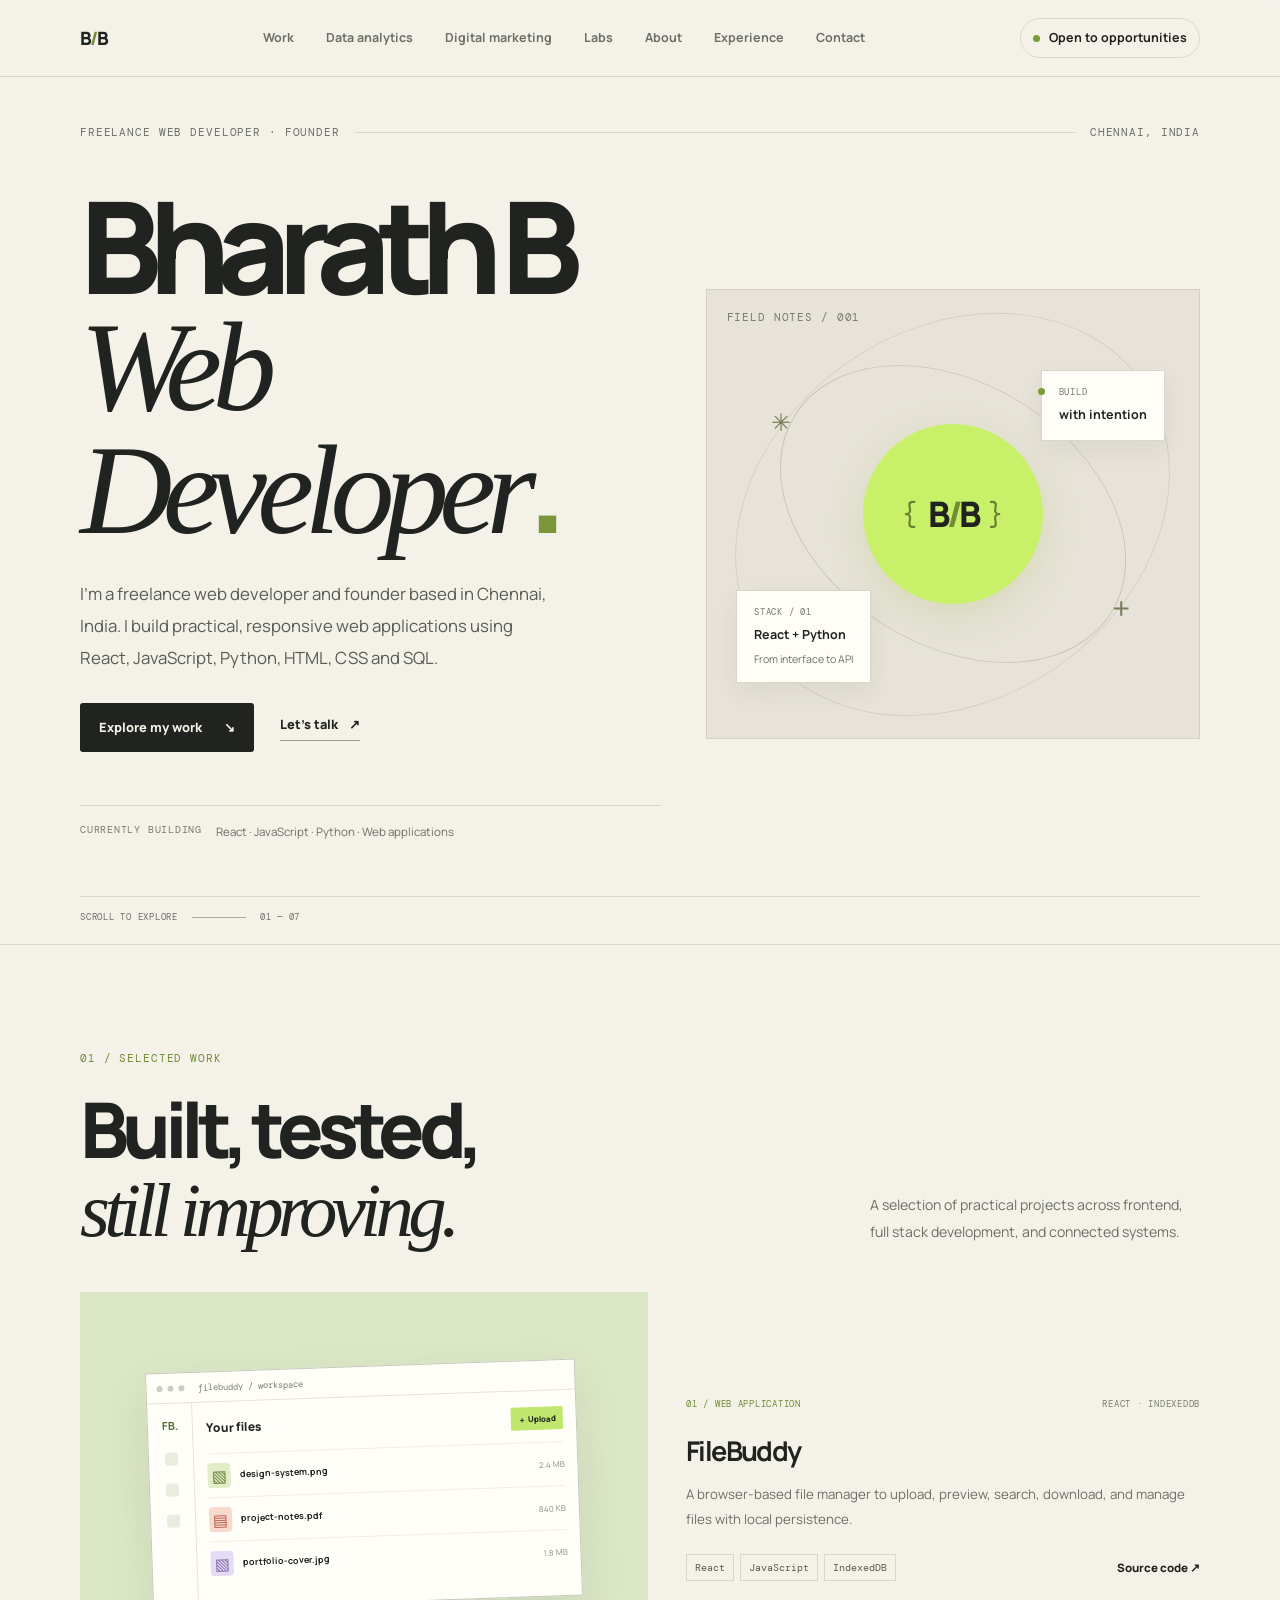
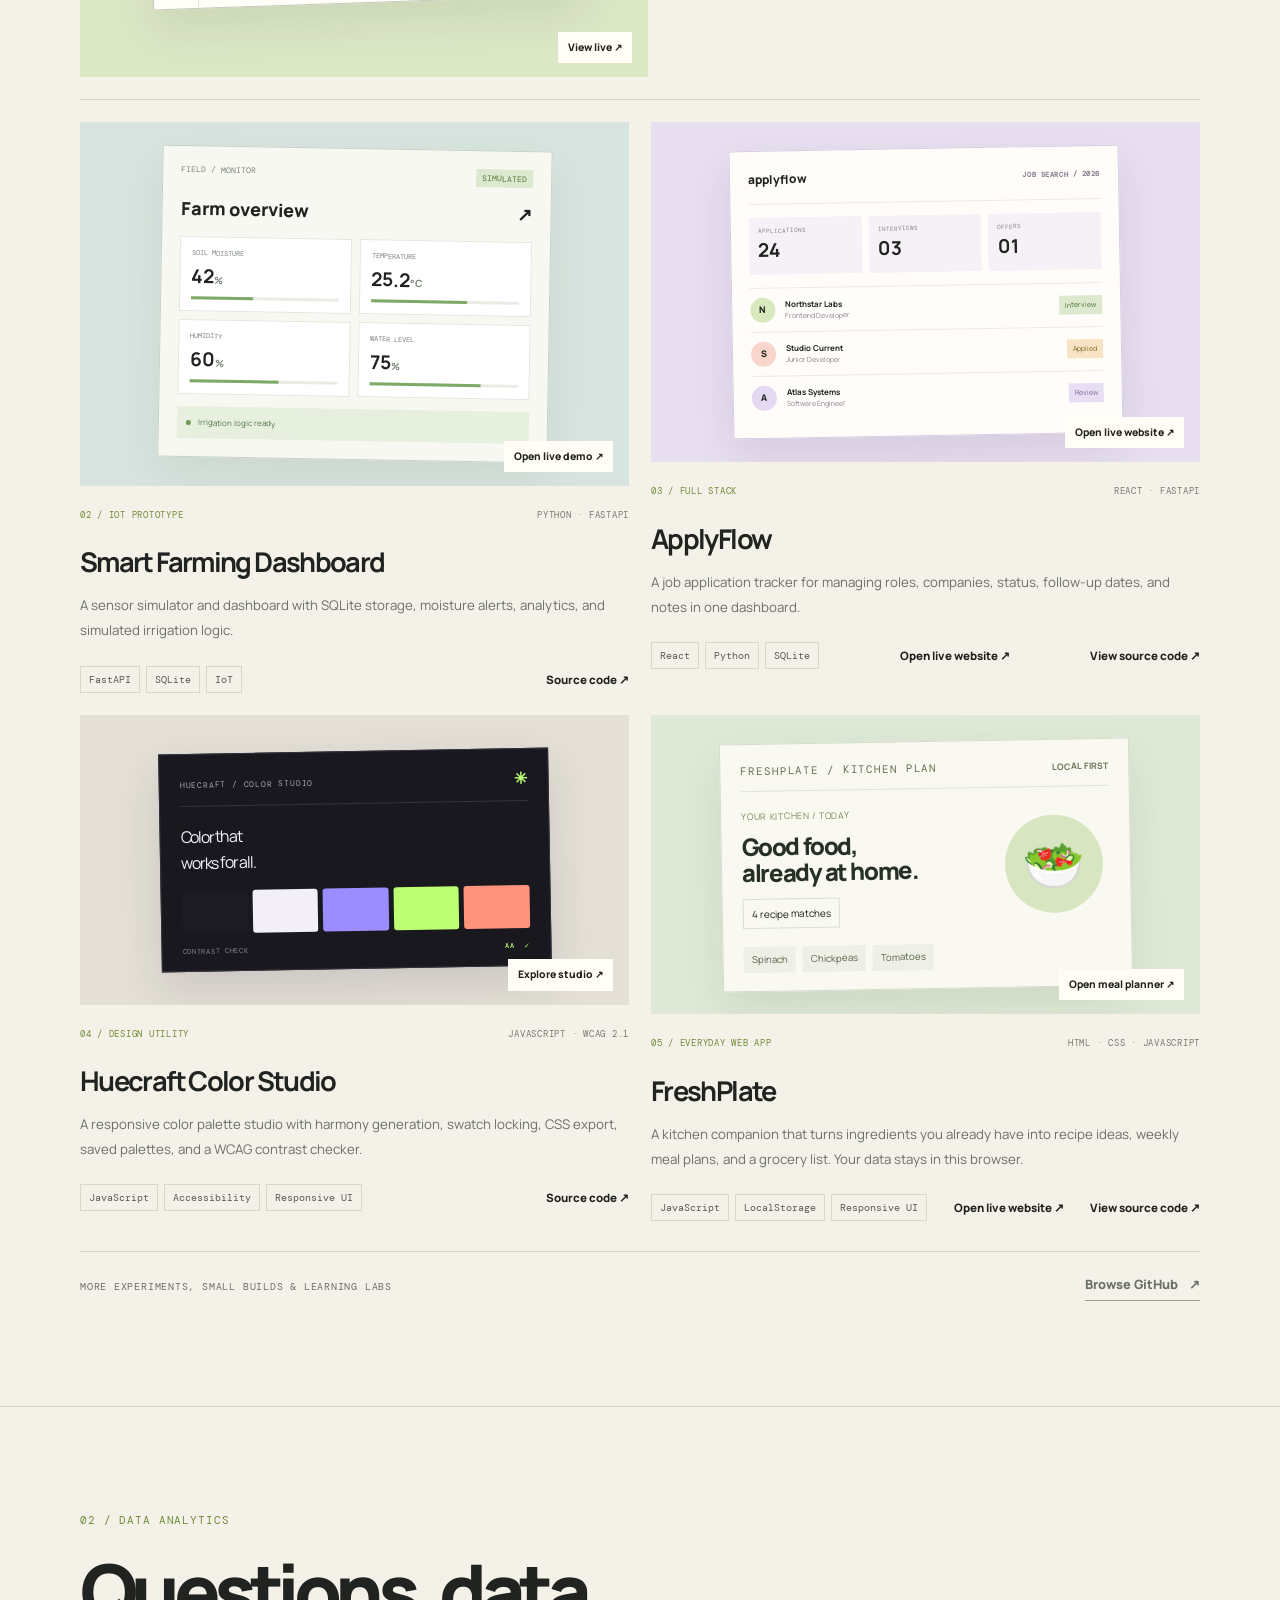
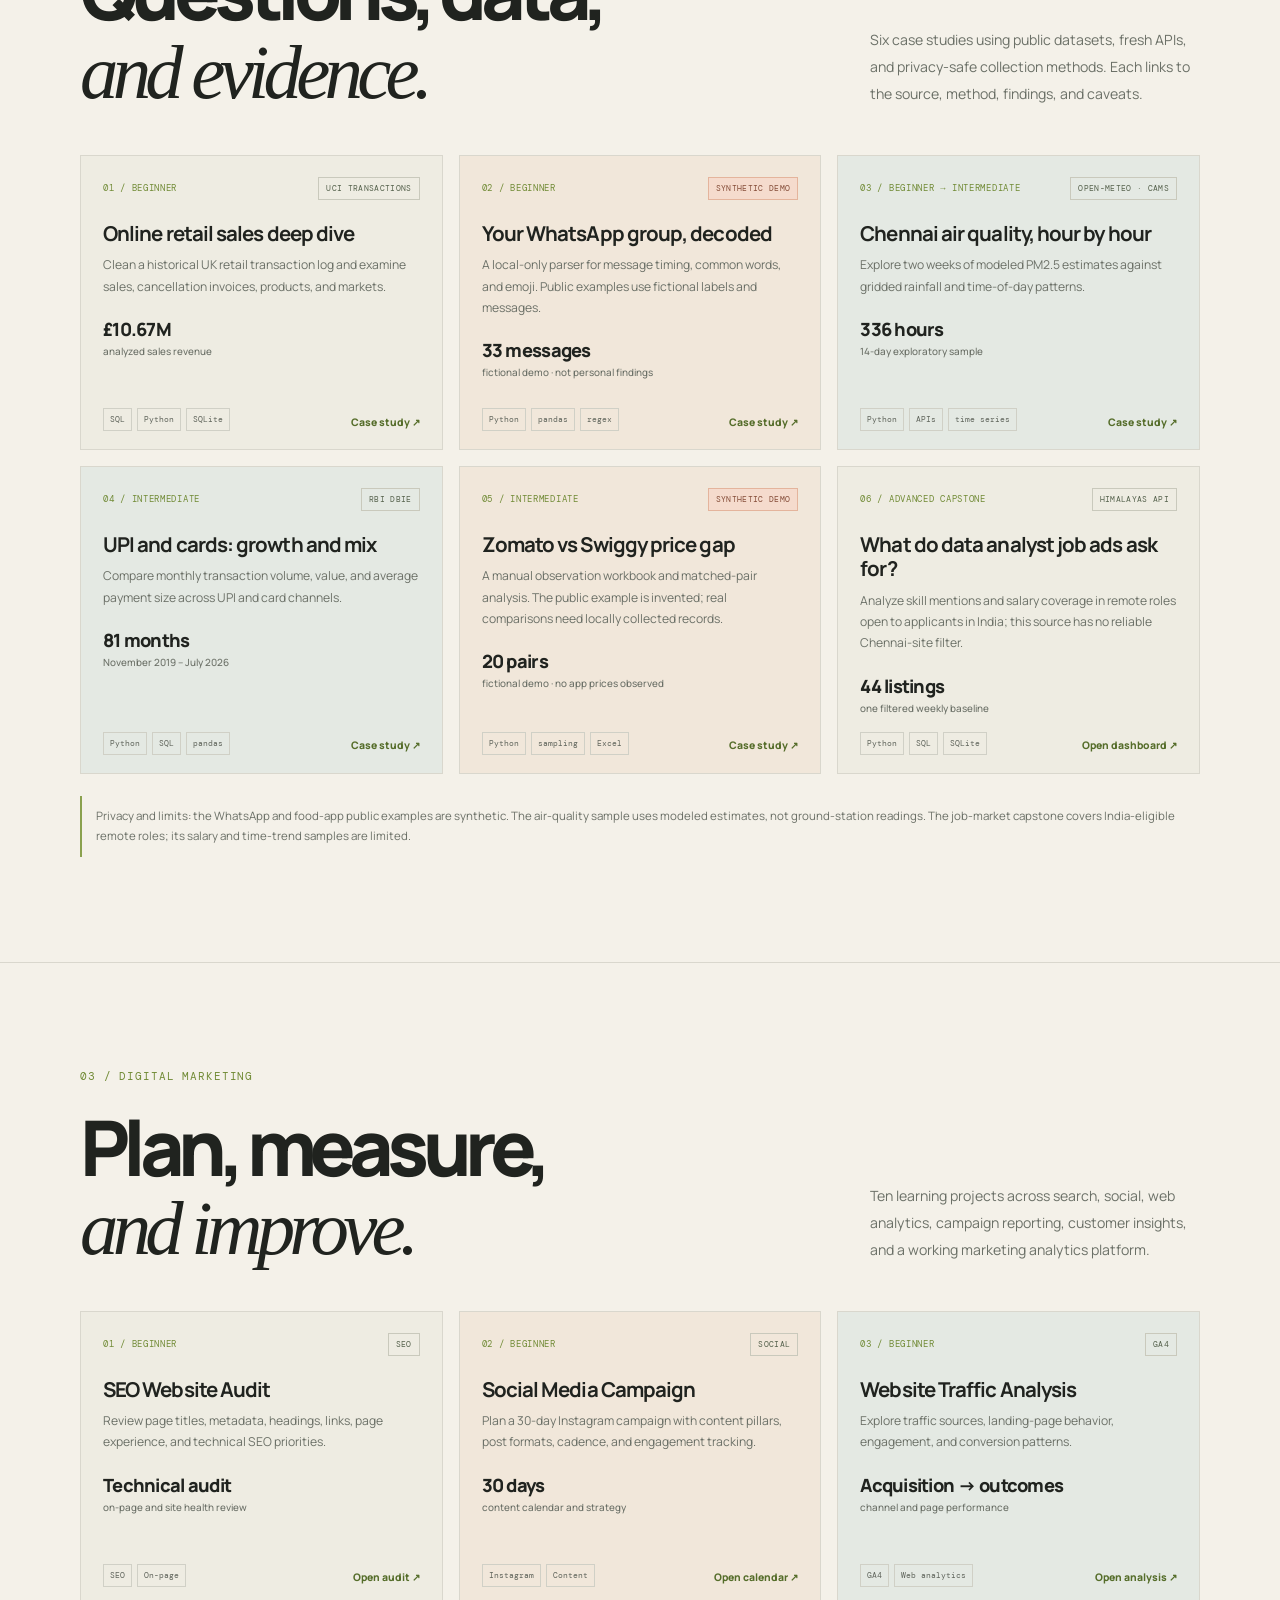
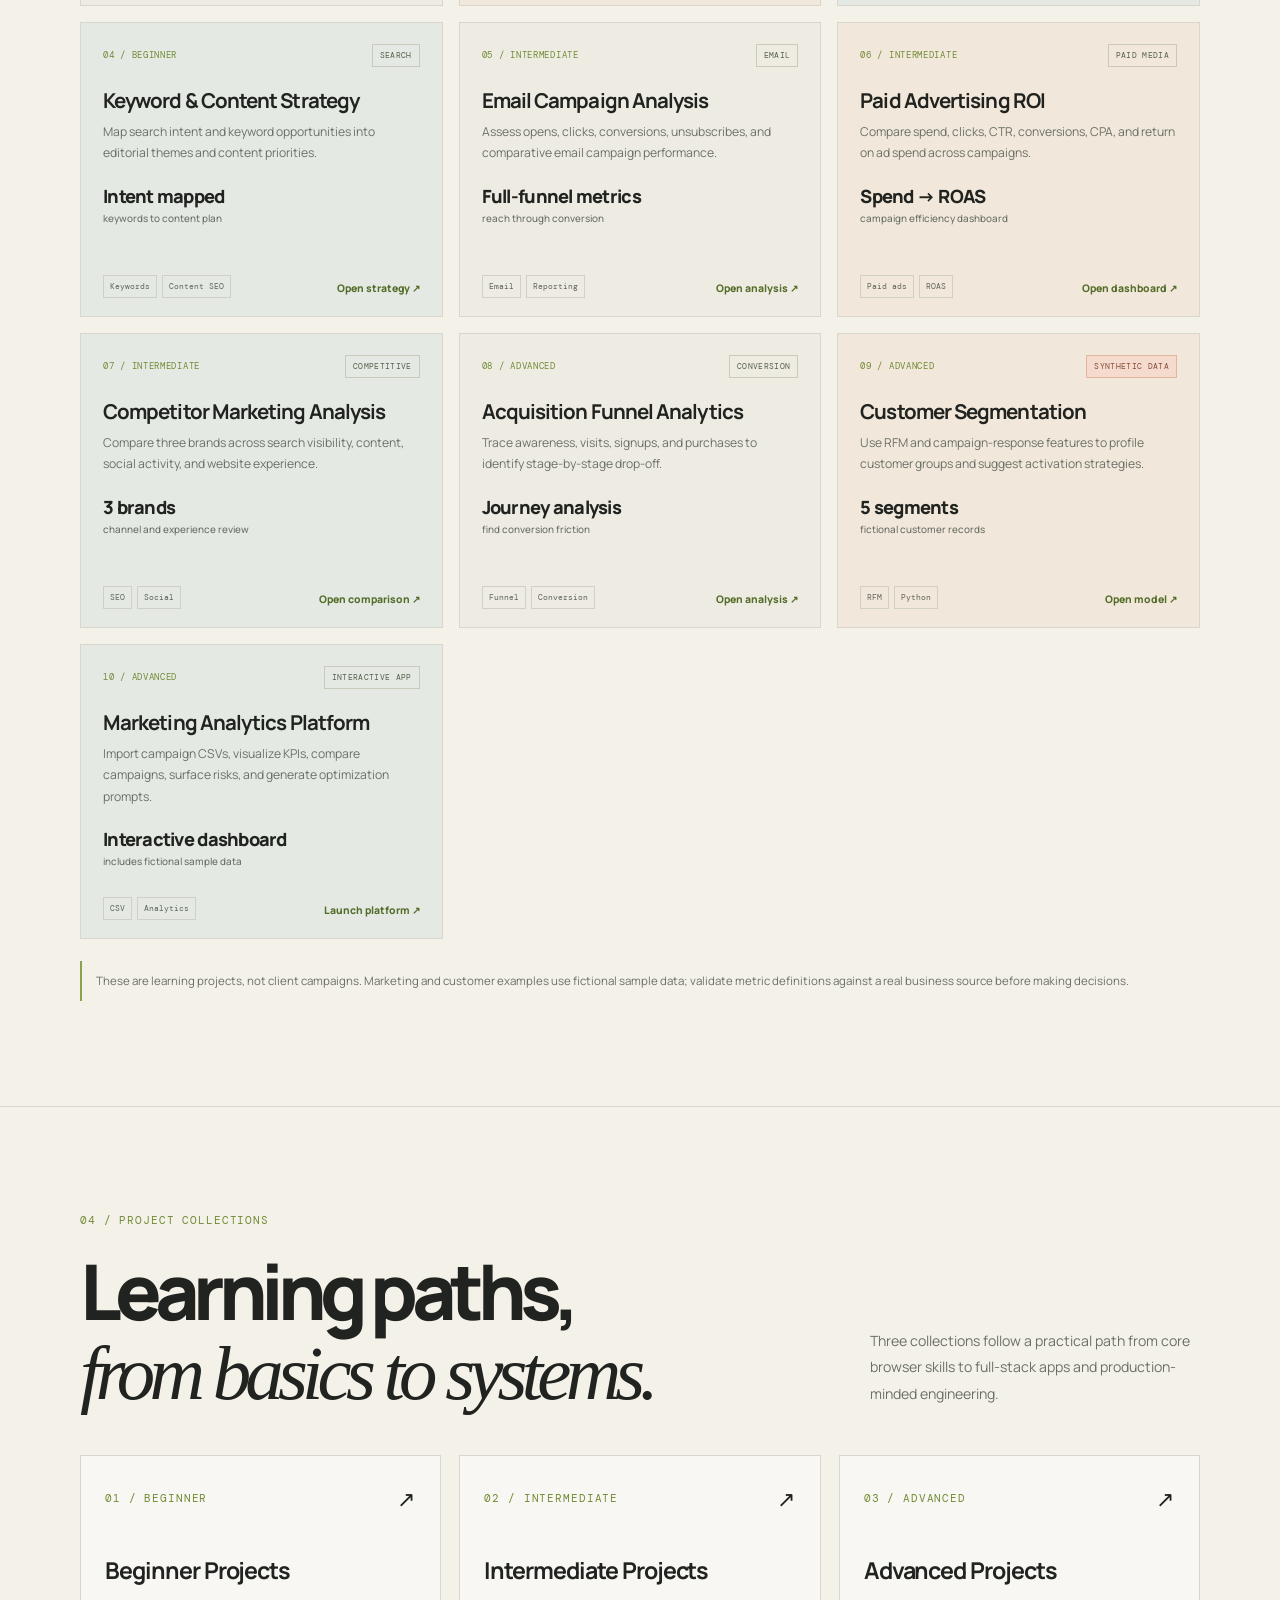
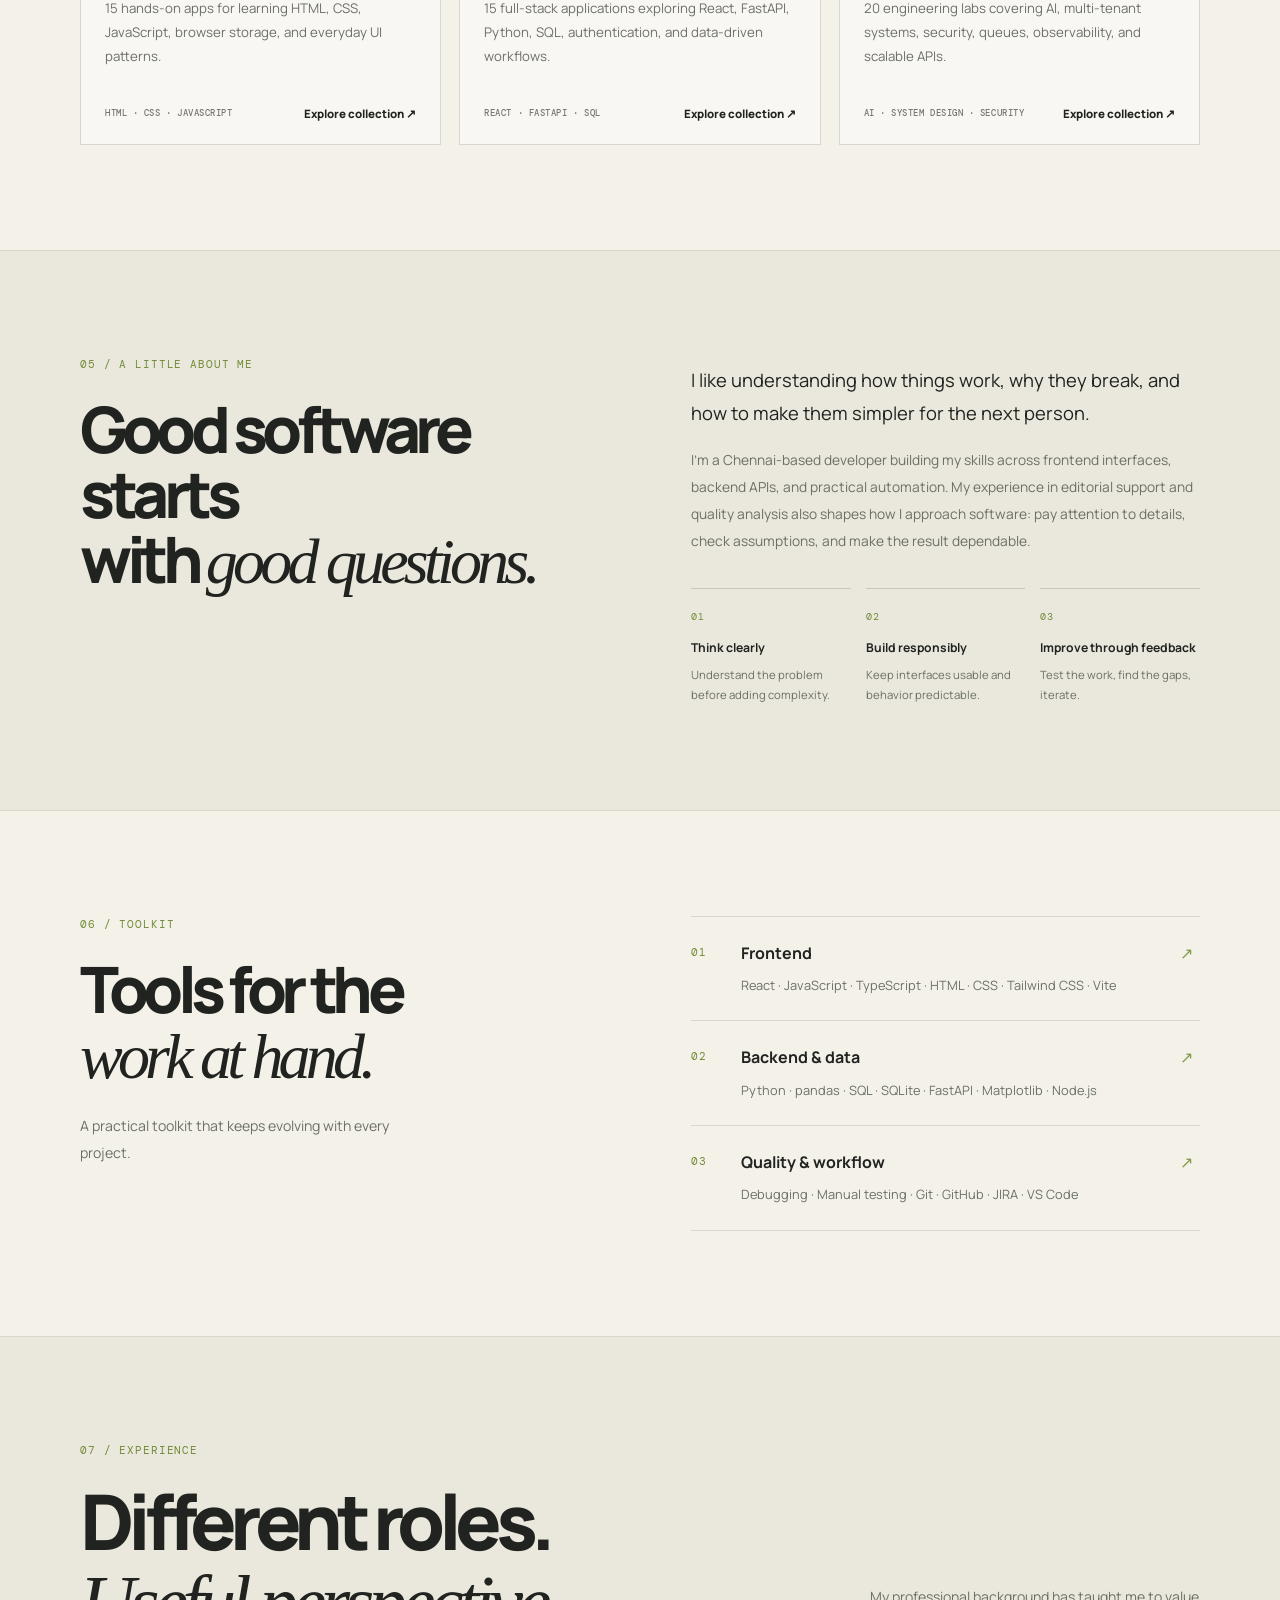
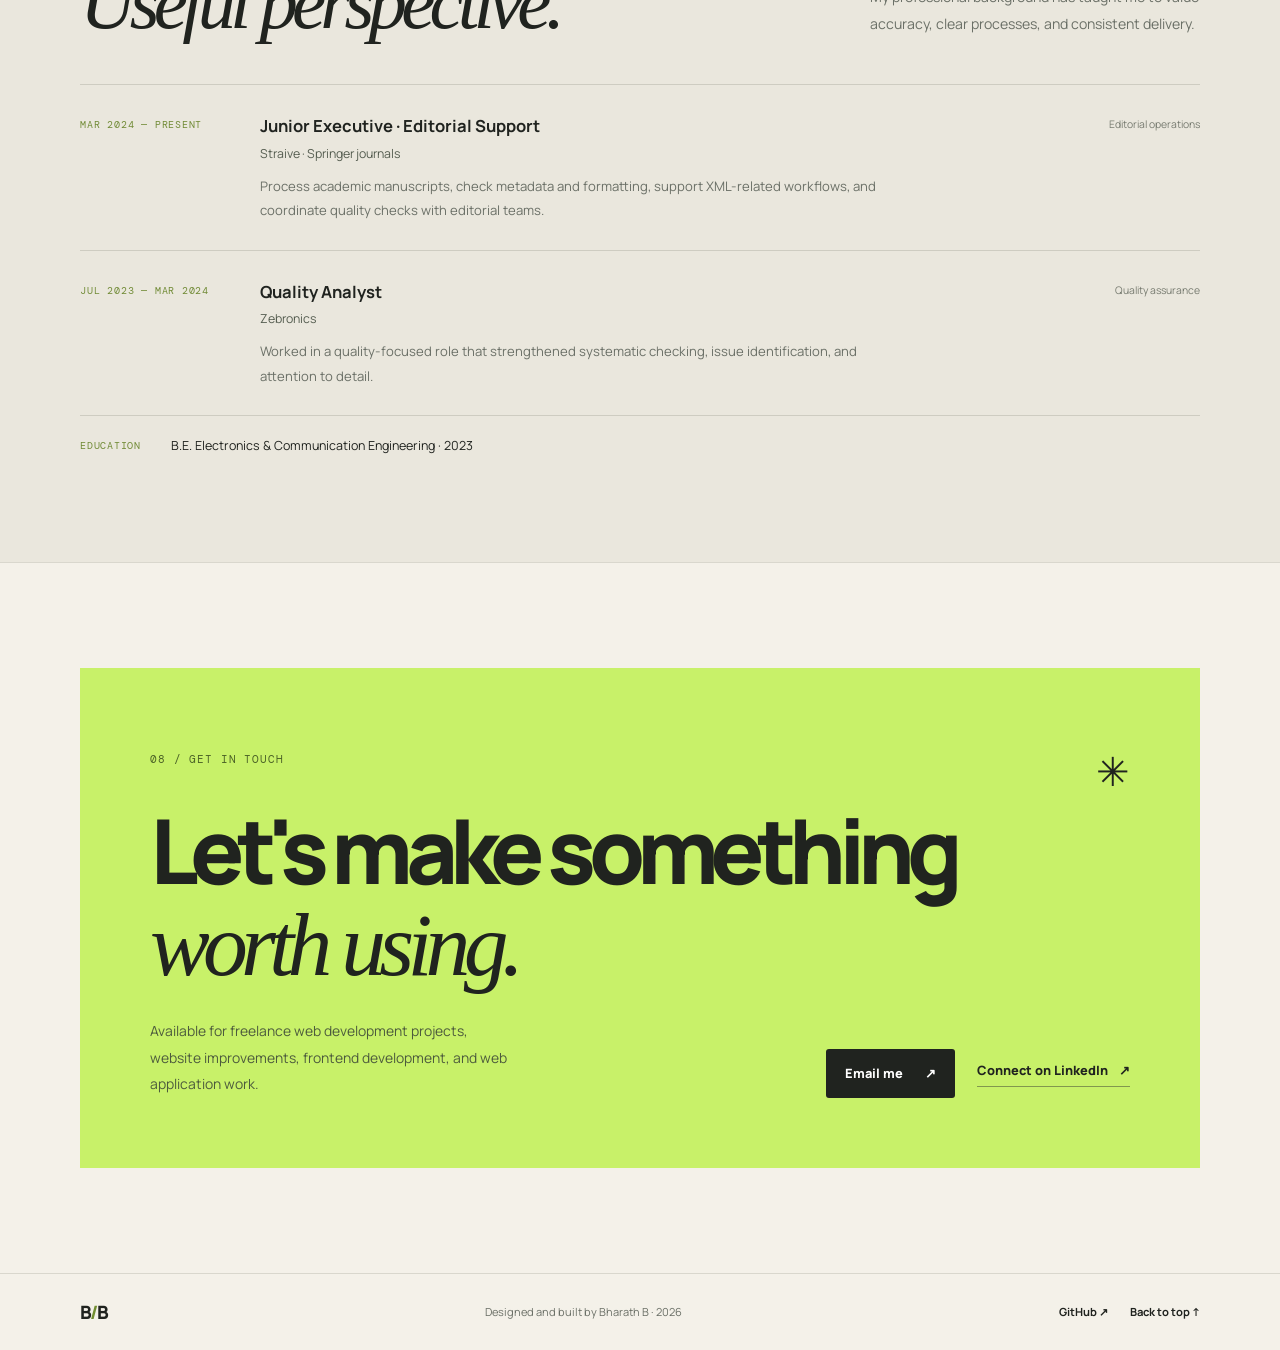
<file: index.html>
<!doctype html>
<html lang="en">
<head>
  <meta charset="utf-8">
  <meta name="viewport" content="width=device-width, initial-scale=1">
  <meta name="theme-color" content="#f4f1e9">
  <meta name="description" content="Bharath B is a freelance web developer and founder based in Chennai, India. Explore his work in React, JavaScript, Python, HTML, CSS, SQL and web application development.">
  <meta name="author" content="Bharath B">
  <meta name="google-site-verification" content="dTDAQMhOdYgMMq6VxxQHnYDrAOLAn-2HSIPWOUa7bJM" />
  <meta name="robots" content="index,follow,max-image-preview:large">
  <link rel="canonical" href="https://bharathpurvath.github.io/bharath-portfolio/">
  <meta property="og:locale" content="en_IN">
  <meta property="og:type" content="website">
  <meta property="og:site_name" content="Bharath B">
  <meta property="og:url" content="https://bharathpurvath.github.io/bharath-portfolio/">
  <meta property="og:title" content="Bharath B | Freelance Web Developer in Chennai">
  <meta property="og:description" content="Portfolio of Bharath B, a Chennai-based freelance web developer and founder building web applications with React, JavaScript and Python.">
  <meta name="twitter:card" content="summary">
  <meta name="twitter:title" content="Bharath B | Freelance Web Developer in Chennai">
  <meta name="twitter:description" content="Explore the web development portfolio, projects and professional profile of Bharath B in Chennai, India.">
  <title>Bharath B | Freelance Web Developer in Chennai, India</title>
  <link rel="preconnect" href="https://fonts.googleapis.com">
  <link rel="preconnect" href="https://fonts.gstatic.com" crossorigin>
  <link href="https://fonts.googleapis.com/css2?family=DM+Mono:wght@400;500&family=Manrope:wght@400;500;600;700;800&display=swap" rel="stylesheet">
  <link rel="stylesheet" href="style.css">
  <script type="application/ld+json">
  {
    "@context": "https://schema.org",
    "@type": "Person",
    "@id": "https://bharathpurvath.github.io/bharath-portfolio/about.html#person",
    "name": "Bharath B",
    "url": "https://bharathpurvath.github.io/bharath-portfolio/",
    "jobTitle": "Freelance Web Developer and Founder",
    "description": "Bharath B is a freelance web developer and founder based in Chennai, Tamil Nadu, India, building web applications with React, JavaScript, Python, HTML, CSS and SQL.",
    "address": {
      "@type": "PostalAddress",
      "addressLocality": "Chennai",
      "addressRegion": "Tamil Nadu",
      "addressCountry": "IN"
    },
    "knowsAbout": ["React", "JavaScript", "Python", "HTML", "CSS", "SQL", "Web application development"],
    "sameAs": [
      "https://github.com/Bharathpurvath",
      "https://linkedin.com/in/bharath-b-3a0bb9207"
    ]
  }
  </script>
  <script src="script.js" defer></script>
</head>
<body>
  <a class="skip-link" href="#main">Skip to content</a>
  <header class="site-header">
    <div class="nav-wrap">
      <a class="wordmark" href="#home" aria-label="Bharath home">B<span>/</span>B</a>
      <button class="menu-toggle" type="button" aria-expanded="false" aria-controls="main-nav">Menu <span aria-hidden="true">+</span></button>
      <nav class="main-nav" id="main-nav" aria-label="Main navigation">
        <a href="#work">Work</a><a href="#data-work">Data analytics</a><a href="#marketing-work">Digital marketing</a><a href="#collections">Labs</a><a href="about.html">About</a><a href="#experience">Experience</a><a href="#contact">Contact</a>
      </nav>
      <a class="availability" href="mailto:Bharath.dev040402@gmail.com"><span></span> Open to opportunities</a>
    </div>
  </header>

  <main id="main">
    <section class="hero page-wrap" id="home">
      <div class="hero-kicker"><span class="mono">FREELANCE WEB DEVELOPER · FOUNDER</span><span class="kicker-line"></span><span class="mono">CHENNAI, INDIA</span></div>
      <div class="hero-grid">
        <div class="hero-copy">
          <h1>Bharath B<br><span class="serif-accent">Web Developer</span><span class="period">.</span></h1>
          <p class="hero-intro">I’m a freelance web developer and founder based in Chennai, India. I build practical, responsive web applications using React, JavaScript, Python, HTML, CSS and SQL.</p>
          <div class="hero-actions">
            <a class="button button-dark" href="#work">Explore my work <span aria-hidden="true">↘</span></a>
            <a class="underlined-link" href="mailto:Bharath.dev040402@gmail.com">Let's talk <span aria-hidden="true">↗</span></a>
          </div>
          <div class="hero-footnote"><span class="mono">CURRENTLY BUILDING</span><span>React · JavaScript · Python · Web applications</span></div>
        </div>
        <div class="hero-visual" aria-label="Abstract illustration of a developer workspace">
          <div class="visual-label mono">FIELD NOTES / 001</div>
          <div class="orbit orbit-a"></div><div class="orbit orbit-b"></div>
          <div class="visual-core"><span class="core-bracket">{</span><span class="core-bb">B<span>/</span>B</span><span class="core-bracket">}</span></div>
          <div class="floating-note note-top"><span class="note-dot"></span><span class="mono">BUILD</span><strong>with intention</strong></div>
          <div class="floating-note note-bottom"><span class="mono">STACK / 01</span><strong>React + Python</strong><span class="note-small">From interface to API</span></div>
          <span class="visual-cross cross-one">✳</span><span class="visual-cross cross-two">+</span>
        </div>
      </div>
      <div class="hero-bottom"><span class="mono">SCROLL TO EXPLORE</span><span class="scroll-rule"></span><span class="mono">01 — 07</span></div>
    </section>

    <section class="work-section section-pad" id="work">
      <div class="page-wrap">
        <div class="section-head">
          <div><p class="section-index mono">01 / SELECTED WORK</p><h2>Built, tested,<br><span class="serif-accent">still improving.</span></h2></div>
          <p class="section-summary">A selection of practical projects across frontend, full stack development, and connected systems.</p>
        </div>
        <div class="project-grid">
          <article class="project-card project-large">
            <a class="project-visual file-visual" href="https://lambent-chaja-765d34.netlify.app/" target="_blank" rel="noopener noreferrer" aria-label="Open FileBuddy demo">
              <div class="mock-window"><div class="mock-top"><span></span><span></span><span></span><span class="mock-title">filebuddy / workspace</span></div><div class="mock-body"><div class="mock-sidebar"><b>FB.</b><i></i><i></i><i></i></div><div class="mock-content"><div class="mock-heading">Your files <span>＋ Upload</span></div><div class="mock-files"><div><span class="file-icon mint">▧</span><b>design-system.png</b><small>2.4 MB</small></div><div><span class="file-icon coral">▤</span><b>project-notes.pdf</b><small>840 KB</small></div><div><span class="file-icon lilac">▧</span><b>portfolio-cover.jpg</b><small>1.8 MB</small></div></div></div></div></div>
              <span class="visual-open">View live ↗</span>
            </a>
            <div class="project-info"><div class="project-meta mono"><span>01 / WEB APPLICATION</span><span>REACT · INDEXEDDB</span></div><h3>FileBuddy</h3><p>A browser-based file manager to upload, preview, search, download, and manage files with local persistence.</p><div class="project-bottom"><div class="tag-row"><span>React</span><span>JavaScript</span><span>IndexedDB</span></div><a href="https://github.com/Bharathpurvath/filebuddy" target="_blank" rel="noopener noreferrer" class="arrow-link">Source code ↗</a></div></div>
          </article>
          <article class="project-card">
            <a class="project-visual farm-visual" href="https://github.com/Bharathpurvath/Bharath.B" target="_blank" rel="noopener noreferrer" aria-label="Open Smart Farming source code">
              <div class="farm-dashboard"><div class="farm-head"><span>FIELD / MONITOR</span><span class="live-pill">SIMULATED</span></div><div class="farm-title">Farm overview<span>↗</span></div><div class="sensor-grid"><div><small>SOIL MOISTURE</small><strong>42<span>%</span></strong><div class="meter"><i style="width:42%"></i></div></div><div><small>TEMPERATURE</small><strong>25.2<span>°C</span></strong><div class="meter"><i style="width:65%"></i></div></div><div><small>HUMIDITY</small><strong>60<span>%</span></strong><div class="meter"><i style="width:60%"></i></div></div><div><small>WATER LEVEL</small><strong>75<span>%</span></strong><div class="meter"><i style="width:75%"></i></div></div></div><div class="farm-status"><span></span> Irrigation logic ready</div></div>
              <span class="visual-open">Open live demo ↗</span>
            </a>
            <div class="project-info"><div class="project-meta mono"><span>02 / IOT PROTOTYPE</span><span>PYTHON · FASTAPI</span></div><h3>Smart Farming Dashboard</h3><p>A sensor simulator and dashboard with SQLite storage, moisture alerts, analytics, and simulated irrigation logic.</p><div class="project-bottom"><div class="tag-row"><span>FastAPI</span><span>SQLite</span><span>IoT</span></div><a href="https://github.com/Bharathpurvath/Bharath.B" target="_blank" rel="noopener noreferrer" class="arrow-link">Source code ↗</a></div></div>
          </article>
          <article class="project-card">
            <a class="project-visual apply-visual" href="https://applyflow-frontend-g0fi.onrender.com/" target="_blank" rel="noopener noreferrer" aria-label="Open ApplyFlow live demo">
              <div class="apply-board"><div class="apply-top"><span>applyflow</span><span class="mono">JOB SEARCH / 2026</span></div><div class="apply-stats"><div><small>APPLICATIONS</small><strong>24</strong></div><div><small>INTERVIEWS</small><strong>03</strong></div><div><small>OFFERS</small><strong>01</strong></div></div><div class="apply-row"><span class="company-dot">N</span><span><b>Northstar Labs</b><small>Frontend Developer</small></span><em>Interview</em></div><div class="apply-row"><span class="company-dot coral-dot">S</span><span><b>Studio Current</b><small>Junior Developer</small></span><em class="status-applied">Applied</em></div><div class="apply-row"><span class="company-dot lilac-dot">A</span><span><b>Atlas Systems</b><small>Software Engineer</small></span><em class="status-review">Review</em></div></div>
              <span class="visual-open">Open live website ↗</span>
            </a>
            <div class="project-info"><div class="project-meta mono"><span>03 / FULL STACK</span><span>REACT · FASTAPI</span></div><h3>ApplyFlow</h3><p>A job application tracker for managing roles, companies, status, follow-up dates, and notes in one dashboard.</p><div class="project-bottom"><div class="tag-row"><span>React</span><span>Python</span><span>SQLite</span></div><a href="https://applyflow-frontend-g0fi.onrender.com/" target="_blank" rel="noopener noreferrer" class="arrow-link apply-live-link">Open live website ↗</a><a href="https://github.com/Bharathpurvath/applyflow-job-tracker" target="_blank" rel="noopener noreferrer" class="arrow-link">View source code ↗</a></div></div>
          </article>
          <article class="project-card">
            <a class="project-visual palette-visual" href="https://bharathpurvath.github.io/huecraft-accessible-color-studio/" target="_blank" rel="noopener noreferrer" aria-label="Open Huecraft Accessible Color Studio">
              <div class="palette-mockup">
                <div class="palette-preview-top"><span>HUECRAFT / COLOR STUDIO</span><b>✳</b></div>
                <div class="palette-preview-title">Color that<br>works for all.</div>
                <div class="palette-preview-swatches"><i class="palette-color-1"></i><i class="palette-color-2"></i><i class="palette-color-3"></i><i class="palette-color-4"></i><i class="palette-color-5"></i></div>
                <div class="palette-preview-bottom"><span>CONTRAST CHECK</span><b>AA&nbsp; ✓</b></div>
              </div>
              <span class="visual-open">Explore studio ↗</span>
            </a>
            <div class="project-info"><div class="project-meta mono"><span>04 / DESIGN UTILITY</span><span>JAVASCRIPT · WCAG 2.1</span></div><h3>Huecraft Color Studio</h3><p>A responsive color palette studio with harmony generation, swatch locking, CSS export, saved palettes, and a WCAG contrast checker.</p><div class="project-bottom"><div class="tag-row"><span>JavaScript</span><span>Accessibility</span><span>Responsive UI</span></div><a href="https://github.com/Bharathpurvath/huecraft-accessible-color-studio" target="_blank" rel="noopener noreferrer" class="arrow-link">Source code ↗</a></div></div>
          </article>
          <article class="project-card">
            <a class="project-visual fresh-visual" href="https://bharathpurvath.github.io/freshplate-meal-planner/" target="_blank" rel="noopener noreferrer" aria-label="Open FreshPlate meal planner">
              <div class="fresh-preview">
                <div class="fresh-preview-heading"><span class="mono">FRESHPLATE / KITCHEN PLAN</span><b>LOCAL FIRST</b></div>
                <div class="fresh-preview-content"><div class="fresh-preview-copy"><small>YOUR KITCHEN / TODAY</small><strong>Good food,<br>already at home.</strong><span>4 recipe matches</span></div><div class="fresh-preview-bowl" aria-hidden="true">🥗</div></div>
                <div class="fresh-preview-items"><span>Spinach</span><span>Chickpeas</span><span>Tomatoes</span></div>
              </div>
              <span class="visual-open">Open meal planner ↗</span>
            </a>
            <div class="project-info"><div class="project-meta mono"><span>05 / EVERYDAY WEB APP</span><span>HTML · CSS · JAVASCRIPT</span></div><h3>FreshPlate</h3><p>A kitchen companion that turns ingredients you already have into recipe ideas, weekly meal plans, and a grocery list. Your data stays in this browser.</p><div class="project-bottom"><div class="tag-row"><span>JavaScript</span><span>LocalStorage</span><span>Responsive UI</span></div><a href="https://bharathpurvath.github.io/freshplate-meal-planner/" target="_blank" rel="noopener noreferrer" class="arrow-link">Open live website ↗</a><a href="https://github.com/Bharathpurvath/freshplate-meal-planner" target="_blank" rel="noopener noreferrer" class="arrow-link">View source code ↗</a></div></div>
          </article>
        </div>
        <div class="all-work"><span class="mono">MORE EXPERIMENTS, SMALL BUILDS & LEARNING LABS</span><a href="https://github.com/Bharathpurvath" target="_blank" rel="noopener noreferrer" class="underlined-link">Browse GitHub <span aria-hidden="true">↗</span></a></div>
      </div>
    </section>

    <section class="data-section section-pad" id="data-work" aria-labelledby="data-title">
      <div class="page-wrap">
        <div class="section-head">
          <div><p class="section-index mono">02 / DATA ANALYTICS</p><h2 id="data-title">Questions, data,<br><span class="serif-accent">and evidence.</span></h2></div>
          <p class="section-summary">Six case studies using public datasets, fresh APIs, and privacy-safe collection methods. Each links to the source, method, findings, and caveats.</p>
        </div>
        <div class="data-grid">
          <article class="data-card"><div class="data-card-top"><span class="mono">01 / BEGINNER</span><span class="data-kind">UCI TRANSACTIONS</span></div><h3>Online retail sales deep dive</h3><p>Clean a historical UK retail transaction log and examine sales, cancellation invoices, products, and markets.</p><div class="data-stat">£10.67M <span>analyzed sales revenue</span></div><div class="data-card-bottom"><div class="data-tags"><span>SQL</span><span>Python</span><span>SQLite</span></div><a href="https://github.com/Bharathpurvath/advanced-projects/tree/main/online-retail-sales-deep-dive">Case study ↗</a></div></article>
          <article class="data-card data-warm"><div class="data-card-top"><span class="mono">02 / BEGINNER</span><span class="data-kind synthetic">SYNTHETIC DEMO</span></div><h3>Your WhatsApp group, decoded</h3><p>A local-only parser for message timing, common words, and emoji. Public examples use fictional labels and messages.</p><div class="data-stat">33 messages <span>fictional demo · not personal findings</span></div><div class="data-card-bottom"><div class="data-tags"><span>Python</span><span>pandas</span><span>regex</span></div><a href="https://github.com/Bharathpurvath/advanced-projects/tree/main/whatsapp-group-chat-decoded">Case study ↗</a></div></article>
          <article class="data-card data-cool"><div class="data-card-top"><span class="mono">03 / BEGINNER → INTERMEDIATE</span><span class="data-kind">OPEN-METEO · CAMS</span></div><h3>Chennai air quality, hour by hour</h3><p>Explore two weeks of modeled PM2.5 estimates against gridded rainfall and time-of-day patterns.</p><div class="data-stat">336 hours <span>14-day exploratory sample</span></div><div class="data-card-bottom"><div class="data-tags"><span>Python</span><span>APIs</span><span>time series</span></div><a href="https://github.com/Bharathpurvath/advanced-projects/tree/main/chennai-air-quality-hourly">Case study ↗</a></div></article>
          <article class="data-card data-cool"><div class="data-card-top"><span class="mono">04 / INTERMEDIATE</span><span class="data-kind">RBI DBIE</span></div><h3>UPI and cards: growth and mix</h3><p>Compare monthly transaction volume, value, and average payment size across UPI and card channels.</p><div class="data-stat">81 months <span>November 2019 – July 2026</span></div><div class="data-card-bottom"><div class="data-tags"><span>Python</span><span>SQL</span><span>pandas</span></div><a href="https://github.com/Bharathpurvath/advanced-projects/tree/main/upi-payments-and-cards">Case study ↗</a></div></article>
          <article class="data-card data-warm"><div class="data-card-top"><span class="mono">05 / INTERMEDIATE</span><span class="data-kind synthetic">SYNTHETIC DEMO</span></div><h3>Zomato vs Swiggy price gap</h3><p>A manual observation workbook and matched-pair analysis. The public example is invented; real comparisons need locally collected records.</p><div class="data-stat">20 pairs <span>fictional demo · no app prices observed</span></div><div class="data-card-bottom"><div class="data-tags"><span>Python</span><span>sampling</span><span>Excel</span></div><a href="https://github.com/Bharathpurvath/advanced-projects/tree/main/zomato-swiggy-price-gap">Case study ↗</a></div></article>
          <article class="data-card"><div class="data-card-top"><span class="mono">06 / ADVANCED CAPSTONE</span><span class="data-kind">HIMALAYAS API</span></div><h3>What do data analyst job ads ask for?</h3><p>Analyze skill mentions and salary coverage in remote roles open to applicants in India; this source has no reliable Chennai-site filter.</p><div class="data-stat">44 listings <span>one filtered weekly baseline</span></div><div class="data-card-bottom"><div class="data-tags"><span>Python</span><span>SQL</span><span>SQLite</span></div><a href="https://bharathpurvath.github.io/advanced-projects/india-data-analyst-job-market-capstone/reports/dashboard.html">Open dashboard ↗</a></div></article>
        </div>
        <p class="data-note">Privacy and limits: the WhatsApp and food-app public examples are synthetic. The air-quality sample uses modeled estimates, not ground-station readings. The job-market capstone covers India-eligible remote roles; its salary and time-trend samples are limited.</p>
      </div>
    </section>

    <section class="data-section section-pad" id="marketing-work" aria-labelledby="marketing-title">
      <div class="page-wrap">
        <div class="section-head">
          <div><p class="section-index mono">03 / DIGITAL MARKETING</p><h2 id="marketing-title">Plan, measure,<br><span class="serif-accent">and improve.</span></h2></div>
          <p class="section-summary">Ten learning projects across search, social, web analytics, campaign reporting, customer insights, and a working marketing analytics platform.</p>
        </div>
        <div class="data-grid">
          <article class="data-card"><div class="data-card-top"><span class="mono">01 / BEGINNER</span><span class="data-kind">SEO</span></div><h3>SEO Website Audit</h3><p>Review page titles, metadata, headings, links, page experience, and technical SEO priorities.</p><div class="data-stat">Technical audit <span>on-page and site health review</span></div><div class="data-card-bottom"><div class="data-tags"><span>SEO</span><span>On-page</span></div><a href="digital-marketing/seo-website-audit.html">Open audit ↗</a></div></article>
          <article class="data-card data-warm"><div class="data-card-top"><span class="mono">02 / BEGINNER</span><span class="data-kind">SOCIAL</span></div><h3>Social Media Campaign</h3><p>Plan a 30-day Instagram campaign with content pillars, post formats, cadence, and engagement tracking.</p><div class="data-stat">30 days <span>content calendar and strategy</span></div><div class="data-card-bottom"><div class="data-tags"><span>Instagram</span><span>Content</span></div><a href="digital-marketing/instagram-content-calendar.xlsx">Open calendar ↗</a></div></article>
          <article class="data-card data-cool"><div class="data-card-top"><span class="mono">03 / BEGINNER</span><span class="data-kind">GA4</span></div><h3>Website Traffic Analysis</h3><p>Explore traffic sources, landing-page behavior, engagement, and conversion patterns.</p><div class="data-stat">Acquisition → outcomes <span>channel and page performance</span></div><div class="data-card-bottom"><div class="data-tags"><span>GA4</span><span>Web analytics</span></div><a href="digital-marketing/website-traffic-analysis.xlsx">Open analysis ↗</a></div></article>
          <article class="data-card data-cool"><div class="data-card-top"><span class="mono">04 / BEGINNER</span><span class="data-kind">SEARCH</span></div><h3>Keyword & Content Strategy</h3><p>Map search intent and keyword opportunities into editorial themes and content priorities.</p><div class="data-stat">Intent mapped <span>keywords to content plan</span></div><div class="data-card-bottom"><div class="data-tags"><span>Keywords</span><span>Content SEO</span></div><a href="digital-marketing/keyword-research-content-strategy.xlsx">Open strategy ↗</a></div></article>
          <article class="data-card"><div class="data-card-top"><span class="mono">05 / INTERMEDIATE</span><span class="data-kind">EMAIL</span></div><h3>Email Campaign Analysis</h3><p>Assess opens, clicks, conversions, unsubscribes, and comparative email campaign performance.</p><div class="data-stat">Full-funnel metrics <span>reach through conversion</span></div><div class="data-card-bottom"><div class="data-tags"><span>Email</span><span>Reporting</span></div><a href="digital-marketing/email-campaign-analysis.xlsx">Open analysis ↗</a></div></article>
          <article class="data-card data-warm"><div class="data-card-top"><span class="mono">06 / INTERMEDIATE</span><span class="data-kind">PAID MEDIA</span></div><h3>Paid Advertising ROI</h3><p>Compare spend, clicks, CTR, conversions, CPA, and return on ad spend across campaigns.</p><div class="data-stat">Spend → ROAS <span>campaign efficiency dashboard</span></div><div class="data-card-bottom"><div class="data-tags"><span>Paid ads</span><span>ROAS</span></div><a href="digital-marketing/paid-advertising-roi-dashboard.xlsx">Open dashboard ↗</a></div></article>
          <article class="data-card data-cool"><div class="data-card-top"><span class="mono">07 / INTERMEDIATE</span><span class="data-kind">COMPETITIVE</span></div><h3>Competitor Marketing Analysis</h3><p>Compare three brands across search visibility, content, social activity, and website experience.</p><div class="data-stat">3 brands <span>channel and experience review</span></div><div class="data-card-bottom"><div class="data-tags"><span>SEO</span><span>Social</span></div><a href="digital-marketing/competitor-digital-marketing-analysis.xlsx">Open comparison ↗</a></div></article>
          <article class="data-card"><div class="data-card-top"><span class="mono">08 / ADVANCED</span><span class="data-kind">CONVERSION</span></div><h3>Acquisition Funnel Analytics</h3><p>Trace awareness, visits, signups, and purchases to identify stage-by-stage drop-off.</p><div class="data-stat">Journey analysis <span>find conversion friction</span></div><div class="data-card-bottom"><div class="data-tags"><span>Funnel</span><span>Conversion</span></div><a href="digital-marketing/customer-acquisition-funnel-analysis.xlsx">Open analysis ↗</a></div></article>
          <article class="data-card data-warm"><div class="data-card-top"><span class="mono">09 / ADVANCED</span><span class="data-kind synthetic">SYNTHETIC DATA</span></div><h3>Customer Segmentation</h3><p>Use RFM and campaign-response features to profile customer groups and suggest activation strategies.</p><div class="data-stat">5 segments <span>fictional customer records</span></div><div class="data-card-bottom"><div class="data-tags"><span>RFM</span><span>Python</span></div><a href="digital-marketing/customer-segmentation-analysis.xlsx">Open model ↗</a></div></article>
          <article class="data-card data-cool"><div class="data-card-top"><span class="mono">10 / ADVANCED</span><span class="data-kind">INTERACTIVE APP</span></div><h3>Marketing Analytics Platform</h3><p>Import campaign CSVs, visualize KPIs, compare campaigns, surface risks, and generate optimization prompts.</p><div class="data-stat">Interactive dashboard <span>includes fictional sample data</span></div><div class="data-card-bottom"><div class="data-tags"><span>CSV</span><span>Analytics</span></div><a href="digital-marketing/digital-marketing-analytics-platform.html">Launch platform ↗</a></div></article>
        </div>
        <p class="data-note">These are learning projects, not client campaigns. Marketing and customer examples use fictional sample data; validate metric definitions against a real business source before making decisions.</p>
      </div>
    </section>

    <section class="collection-section section-pad" id="collections" aria-labelledby="collection-title">
      <div class="page-wrap">
        <div class="section-head">
          <div><p class="section-index mono">04 / PROJECT COLLECTIONS</p><h2 id="collection-title">Learning paths,<br><span class="serif-accent">from basics to systems.</span></h2></div>
          <p class="section-summary">Three collections follow a practical path from core browser skills to full-stack apps and production-minded engineering.</p>
        </div>
        <div class="collection-grid">
          <a class="collection-card" href="https://bharathpurvath.github.io/beginner-projects/" target="_blank" rel="noopener noreferrer">
            <div class="collection-card-top"><span class="mono">01 / BEGINNER</span><span class="collection-arrow" aria-hidden="true">↗</span></div>
            <h3>Beginner Projects</h3>
            <p>15 hands-on apps for learning HTML, CSS, JavaScript, browser storage, and everyday UI patterns.</p>
            <div class="collection-card-bottom"><span class="collection-skills">HTML · CSS · JAVASCRIPT</span><span class="collection-link">Explore collection ↗</span></div>
          </a>
          <a class="collection-card" href="https://bharathpurvath.github.io/intermediate-projects/" target="_blank" rel="noopener noreferrer">
            <div class="collection-card-top"><span class="mono">02 / INTERMEDIATE</span><span class="collection-arrow" aria-hidden="true">↗</span></div>
            <h3>Intermediate Projects</h3>
            <p>15 full-stack applications exploring React, FastAPI, Python, SQL, authentication, and data-driven workflows.</p>
            <div class="collection-card-bottom"><span class="collection-skills">REACT · FASTAPI · SQL</span><span class="collection-link">Explore collection ↗</span></div>
          </a>
          <a class="collection-card" href="https://bharathpurvath.github.io/advanced-projects/" target="_blank" rel="noopener noreferrer">
            <div class="collection-card-top"><span class="mono">03 / ADVANCED</span><span class="collection-arrow" aria-hidden="true">↗</span></div>
            <h3>Advanced Projects</h3>
            <p>20 engineering labs covering AI, multi-tenant systems, security, queues, observability, and scalable APIs.</p>
            <div class="collection-card-bottom"><span class="collection-skills">AI · SYSTEM DESIGN · SECURITY</span><span class="collection-link">Explore collection ↗</span></div>
          </a>
        </div>
      </div>
    </section>

    <section class="about-section section-pad" id="about">
      <div class="page-wrap about-grid">
        <div><p class="section-index mono">05 / A LITTLE ABOUT ME</p><h2>Good software starts<br>with <span class="serif-accent">good questions.</span></h2></div>
        <div class="about-copy"><p class="about-lead">I like understanding how things work, why they break, and how to make them simpler for the next person.</p><p>I'm a Chennai-based developer building my skills across frontend interfaces, backend APIs, and practical automation. My experience in editorial support and quality analysis also shapes how I approach software: pay attention to details, check assumptions, and make the result dependable.</p><div class="principles"><div><span class="mono">01</span><b>Think clearly</b><p>Understand the problem before adding complexity.</p></div><div><span class="mono">02</span><b>Build responsibly</b><p>Keep interfaces usable and behavior predictable.</p></div><div><span class="mono">03</span><b>Improve through feedback</b><p>Test the work, find the gaps, iterate.</p></div></div></div>
      </div>
    </section>

    <section class="stack-section section-pad" id="stack">
      <div class="page-wrap stack-grid">
        <div><p class="section-index mono">06 / TOOLKIT</p><h2>Tools for the<br><span class="serif-accent">work at hand.</span></h2><p class="section-summary">A practical toolkit that keeps evolving with every project.</p></div>
        <div class="stack-list">
          <div class="stack-row"><span class="mono">01</span><div><h3>Frontend</h3><p>React · JavaScript · TypeScript · HTML · CSS · Tailwind CSS · Vite</p></div><span class="stack-symbol">↗</span></div>
          <div class="stack-row"><span class="mono">02</span><div><h3>Backend & data</h3><p>Python · pandas · SQL · SQLite · FastAPI · Matplotlib · Node.js</p></div><span class="stack-symbol">↗</span></div>
          <div class="stack-row"><span class="mono">03</span><div><h3>Quality & workflow</h3><p>Debugging · Manual testing · Git · GitHub · JIRA · VS Code</p></div><span class="stack-symbol">↗</span></div>
        </div>
      </div>
    </section>

    <section class="experience-section section-pad" id="experience">
      <div class="page-wrap">
        <div class="section-head"><div><p class="section-index mono">07 / EXPERIENCE</p><h2>Different roles.<br><span class="serif-accent">Useful perspective.</span></h2></div><p class="section-summary">My professional background has taught me to value accuracy, clear processes, and consistent delivery.</p></div>
        <div class="timeline">
          <article class="timeline-item"><div class="timeline-date mono">MAR 2024 — PRESENT</div><div><h3>Junior Executive · Editorial Support</h3><p class="timeline-org">Straive · Springer journals</p><p>Process academic manuscripts, check metadata and formatting, support XML-related workflows, and coordinate quality checks with editorial teams.</p></div><span class="timeline-kind">Editorial operations</span></article>
          <article class="timeline-item"><div class="timeline-date mono">JUL 2023 — MAR 2024</div><div><h3>Quality Analyst</h3><p class="timeline-org">Zebronics</p><p>Worked in a quality-focused role that strengthened systematic checking, issue identification, and attention to detail.</p></div><span class="timeline-kind">Quality assurance</span></article>
        </div>
        <p class="education-note"><span class="mono">EDUCATION</span><span>B.E. Electronics & Communication Engineering · 2023</span></p>
      </div>
    </section>

    <section class="contact-section section-pad" id="contact">
      <div class="page-wrap contact-box"><div class="contact-top"><p class="section-index mono">08 / GET IN TOUCH</p><span class="contact-star" aria-hidden="true">✳</span></div><h2>Let's make something<br><span class="serif-accent">worth using.</span></h2><div class="contact-bottom"><p>Available for freelance web development projects, website improvements, frontend development, and web application work.</p><div class="contact-actions"><a class="button button-dark" href="mailto:Bharath.dev040402@gmail.com">Email me <span aria-hidden="true">↗</span></a><a class="underlined-link" href="https://linkedin.com/in/bharath-b-3a0bb9207" target="_blank" rel="noopener noreferrer">Connect on LinkedIn <span aria-hidden="true">↗</span></a></div></div></div>
    </section>
  </main>
  <footer class="site-footer"><div class="page-wrap footer-inner"><a class="wordmark" href="#home">B<span>/</span>B</a><p>Designed and built by Bharath B · <span id="year">2026</span></p><div><a href="https://github.com/Bharathpurvath" target="_blank" rel="noopener noreferrer">GitHub ↗</a><a href="#home">Back to top ↑</a></div></div></footer>
</body>
</html>
</file>
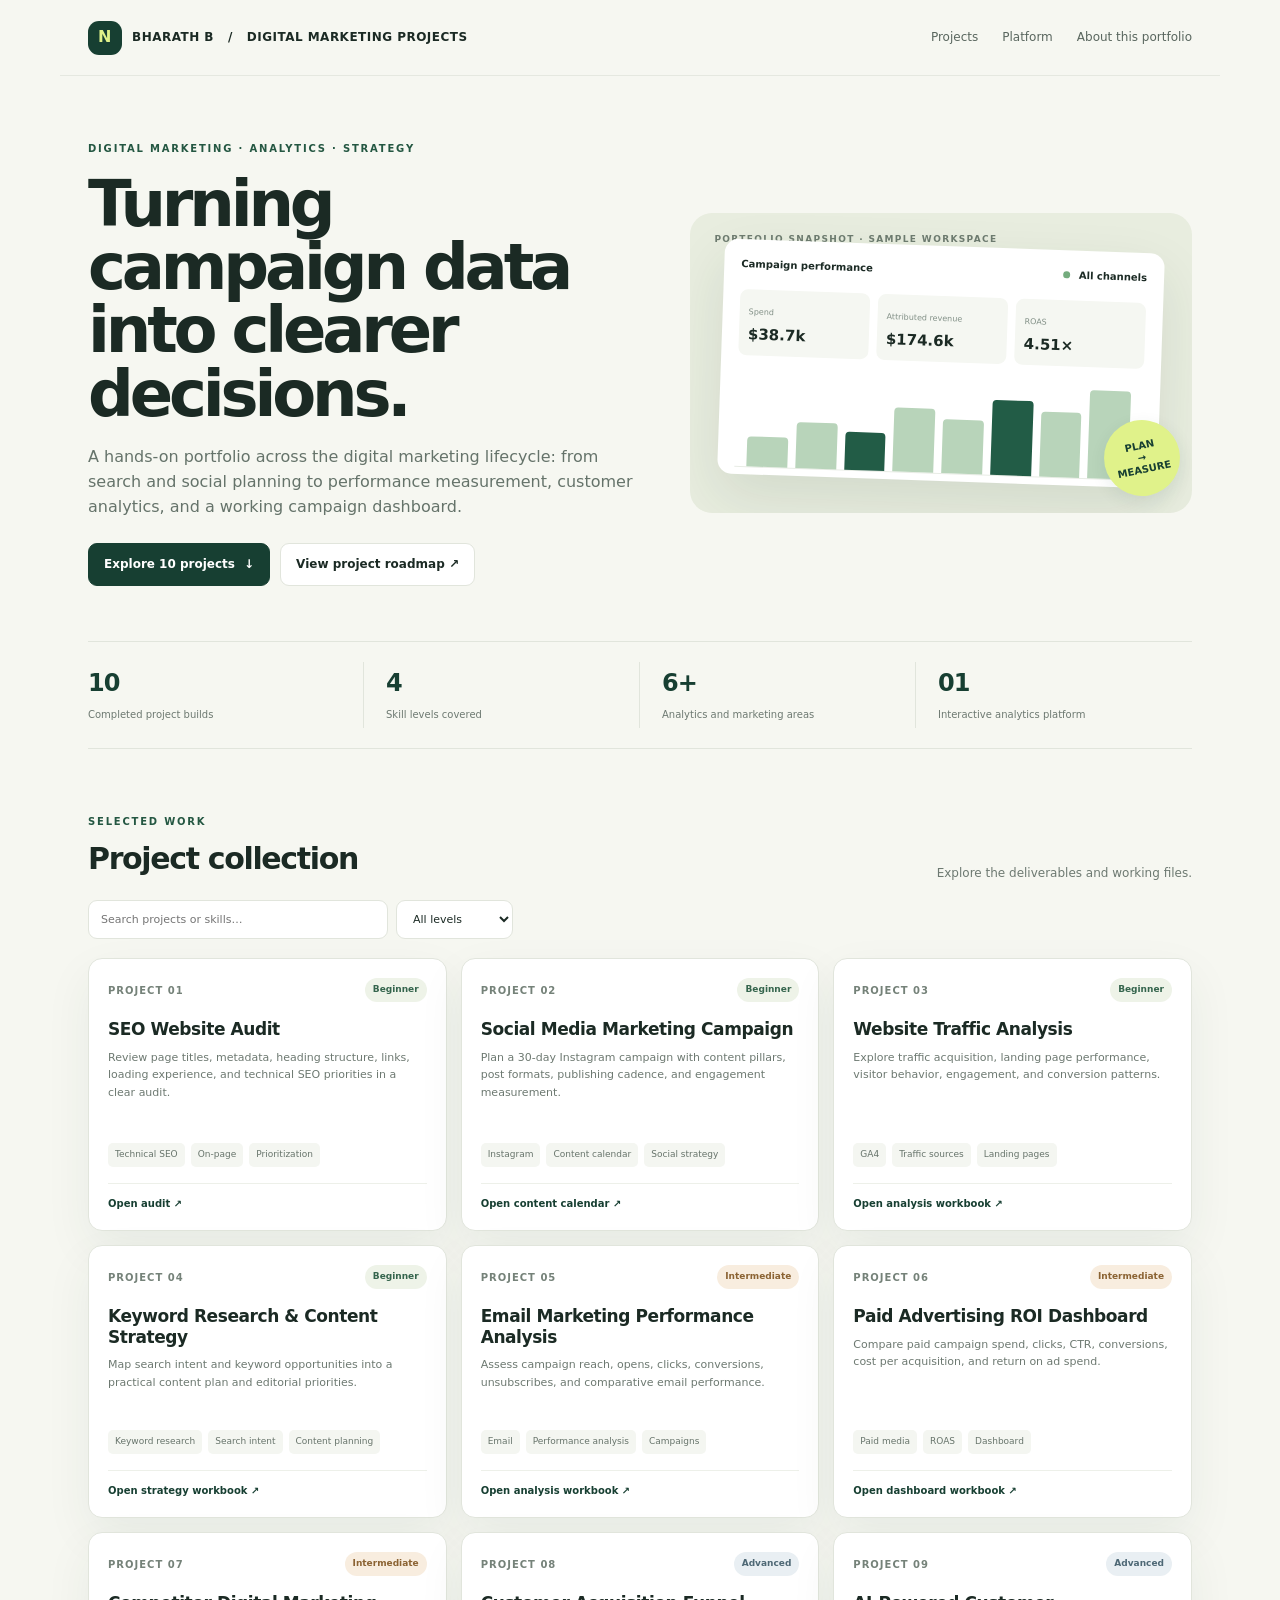
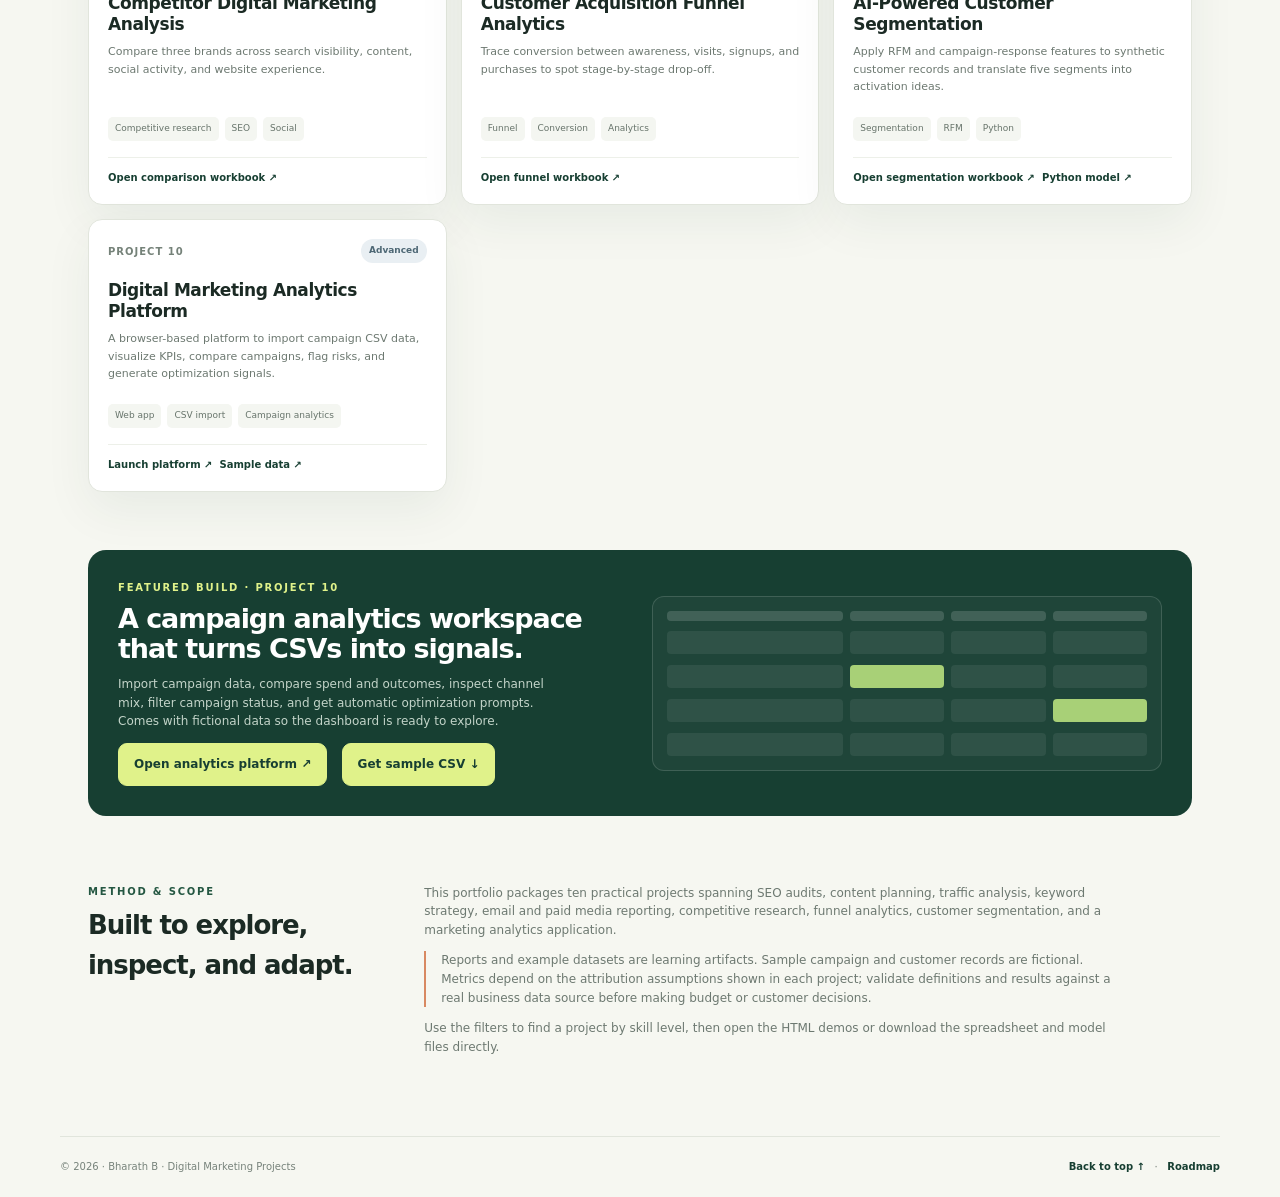
<file: digital-marketing/index.html>
<!doctype html>
<html lang="en">
<head>
<meta charset="utf-8">
<meta name="viewport" content="width=device-width,initial-scale=1">
<meta name="theme-color" content="#f6f7f1">
<meta name="author" content="Bharath B">
<meta name="description" content="Digital marketing and analytics learning projects by Bharath B, a freelance web developer and founder based in Chennai, India. Explore SEO, campaign analysis, reporting and an interactive analytics platform.">
<meta name="robots" content="index,follow,max-image-preview:large">
<link rel="canonical" href="https://bharathpurvath.github.io/bharath-portfolio/digital-marketing/">
<meta property="og:locale" content="en_IN">
<meta property="og:type" content="website">
<meta property="og:site_name" content="Bharath B">
<meta property="og:url" content="https://bharathpurvath.github.io/bharath-portfolio/digital-marketing/">
<meta property="og:title" content="Digital Marketing Projects | Bharath B Portfolio">
<meta property="og:description" content="A collection of digital marketing and analytics learning projects by Bharath B, including SEO, campaign reporting, customer analytics and an interactive dashboard.">
<meta name="twitter:card" content="summary">
<meta name="twitter:title" content="Digital Marketing Projects | Bharath B">
<meta name="twitter:description" content="Digital marketing and analytics projects by Bharath B, Chennai, India.">
<title>Digital Marketing Projects | Bharath B Portfolio</title>
<style>
:root{--forest:#173f32;--forest2:#245742;--mint:#cfe8bc;--lime:#e0f28a;--paper:#f6f7f1;--white:#fff;--ink:#1b2a24;--muted:#6d7971;--line:#e1e5dc;--orange:#d88962;--blue:#9cb8bd;--shadow:0 18px 48px #173f3210}*{box-sizing:border-box}html{scroll-behavior:smooth}body{margin:0;background:var(--paper);color:var(--ink);font:15px/1.55 Inter,ui-sans-serif,system-ui,-apple-system,"Segoe UI",sans-serif}a{color:inherit}.wrap{max-width:1160px;margin:auto;padding:0 28px}.top{height:76px;display:flex;align-items:center;justify-content:space-between;border-bottom:1px solid #e5e8e0}.brand{display:flex;align-items:center;gap:10px;text-decoration:none;font-weight:800;letter-spacing:.04em;font-size:12px}.monogram{width:34px;height:34px;display:grid;place-items:center;border-radius:11px;background:var(--forest);color:var(--lime);font-size:16px}.topnav{display:flex;gap:24px;color:#59665e;font-size:12px}.topnav a{text-decoration:none}.topnav a:hover{color:var(--forest)}.hero{padding:65px 0 55px;display:grid;grid-template-columns:1.05fr .95fr;gap:48px;align-items:center}.kicker{text-transform:uppercase;letter-spacing:.18em;font-size:10px;font-weight:800;color:var(--forest2)}h1{font-size:clamp(40px,5vw,66px);letter-spacing:-.065em;line-height:.99;margin:16px 0 19px;font-weight:760;max-width:650px}.hero p{font-size:16px;color:#65736a;max-width:570px;margin:0 0 24px}.hero-actions{display:flex;gap:10px;flex-wrap:wrap}.button{display:inline-flex;align-items:center;gap:9px;border-radius:9px;padding:11px 15px;text-decoration:none;font-size:12px;font-weight:750;border:1px solid var(--line);background:white}.button.primary{color:white;background:var(--forest);border-color:var(--forest)}.button:hover{transform:translateY(-1px);box-shadow:var(--shadow)}.hero-art{min-height:300px;position:relative;border-radius:22px;overflow:hidden;background:#e8eddf;padding:25px;display:grid;place-items:center}.art-label{position:absolute;left:24px;top:20px;font-size:9px;letter-spacing:.15em;text-transform:uppercase;color:#6e7c70;font-weight:800}.dashboard{width:100%;max-width:440px;height:235px;background:#fff;border-radius:14px;box-shadow:0 22px 55px #20382a1b;padding:17px;transform:rotate(2deg)}.dash-top{display:flex;justify-content:space-between;align-items:center;font-size:10px;font-weight:750}.dot{width:7px;height:7px;background:#74ac7e;border-radius:50%;display:inline-block;margin-right:5px}.dash-kpis{display:grid;grid-template-columns:repeat(3,1fr);gap:8px;margin:17px 0}.mini{background:#f5f7f2;border-radius:8px;padding:9px}.mini small{font-size:8px;color:#829087}.mini b{display:block;font-size:15px;margin-top:2px}.bars{height:95px;display:flex;align-items:end;gap:8px;border-bottom:1px solid #e8ece5;padding:0 12px}.bars i{display:block;flex:1;border-radius:4px 4px 0 0;background:#b8d4ba}.bars i:nth-child(3n){background:#225c46}.bars i:nth-child(1){height:32%}.bars i:nth-child(2){height:49%}.bars i:nth-child(3){height:40%}.bars i:nth-child(4){height:68%}.bars i:nth-child(5){height:57%}.bars i:nth-child(6){height:80%}.bars i:nth-child(7){height:69%}.bars i:nth-child(8){height:94%}.art-sticker{position:absolute;right:12px;bottom:17px;width:76px;height:76px;border-radius:50%;display:grid;place-items:center;background:var(--lime);color:var(--forest);font-size:10px;text-align:center;font-weight:850;line-height:1.2;transform:rotate(-12deg);box-shadow:0 6px 17px #173f3217}.stats{display:grid;grid-template-columns:repeat(4,1fr);border-top:1px solid var(--line);border-bottom:1px solid var(--line);padding:20px 0;margin-bottom:65px}.stat{padding:3px 22px;border-right:1px solid var(--line)}.stat:first-child{padding-left:0}.stat:last-child{border-right:0}.stat strong{font-size:24px;letter-spacing:-.04em;display:block;color:var(--forest)}.stat span{font-size:10px;color:var(--muted)}.section-head{display:flex;justify-content:space-between;align-items:end;gap:20px;margin-bottom:18px}.section-head h2{margin:6px 0 0;font-size:30px;letter-spacing:-.045em}.section-head p{margin:0;color:var(--muted);font-size:12px}.controls{display:flex;gap:8px;margin-bottom:19px}.search,.select{border:1px solid var(--line);border-radius:9px;background:white;color:var(--ink);padding:10px 12px;font:inherit;font-size:11px}.search{width:min(300px,60vw)}.cards{display:grid;grid-template-columns:repeat(3,1fr);gap:14px}.card{background:white;border:1px solid var(--line);border-radius:14px;padding:19px;display:flex;flex-direction:column;min-height:273px;box-shadow:var(--shadow);transition:transform .18s,box-shadow .18s}.card:hover{transform:translateY(-3px);box-shadow:0 18px 45px #173f3218}.card-top{display:flex;justify-content:space-between;align-items:center;margin-bottom:17px}.number{font-size:10px;font-weight:800;color:#758279;letter-spacing:.1em}.badge{font-size:9px;font-weight:800;padding:5px 8px;border-radius:99px;background:#eef3e8;color:#35654d}.badge.intermediate{background:#f8eddf;color:#8b6333}.badge.advanced{background:#e9eff3;color:#4e6875}.card h3{font-size:17px;letter-spacing:-.025em;line-height:1.2;margin:0 0 9px}.card p{font-size:11px;line-height:1.6;color:var(--muted);margin:0 0 15px}.tags{display:flex;gap:6px;flex-wrap:wrap;margin-top:auto;margin-bottom:16px}.tag{font-size:9px;color:#67746b;background:#f4f6f1;padding:5px 7px;border-radius:5px}.card-links{display:flex;gap:7px;border-top:1px solid #edf0e9;padding-top:12px}.card-links a{font-size:10px;text-decoration:none;color:var(--forest);font-weight:750}.card-links a:hover{text-decoration:underline}.empty{padding:30px;text-align:center;color:var(--muted);grid-column:1/-1}.feature{margin-top:58px;display:grid;grid-template-columns:1fr 1fr;gap:24px;background:var(--forest);border-radius:18px;color:white;padding:30px;align-items:center}.feature .kicker{color:var(--lime)}.feature h2{font-size:27px;letter-spacing:-.04em;line-height:1.1;margin:8px 0 11px}.feature p{font-size:12px;color:#c3d4c9;max-width:440px}.feature .button{background:var(--lime);border-color:var(--lime);color:var(--forest)}.feature-visual{height:175px;border:1px solid #ffffff24;border-radius:12px;background:#ffffff09;padding:14px;display:flex;flex-direction:column;justify-content:space-between}.f-row{display:grid;grid-template-columns:1.3fr .7fr .7fr .7fr;gap:7px}.f-row span{height:23px;border-radius:4px;background:#ffffff12}.f-row:first-child span{height:10px;background:#ffffff27}.f-row:nth-child(3) span:nth-child(2),.f-row:nth-child(4) span:nth-child(4){background:#a8d077}.about{display:grid;grid-template-columns:.55fr 1.45fr;gap:45px;padding:68px 0}.about h2{font-size:26px;letter-spacing:-.04em;margin:6px 0}.about p{font-size:12px;color:var(--muted);margin:0 0 12px;max-width:700px}.note{border-left:2px solid var(--orange);padding-left:15px}.footer{padding:22px 0;border-top:1px solid var(--line);display:flex;justify-content:space-between;color:#77837b;font-size:10px}.footer a{color:var(--forest);text-decoration:none;font-weight:700}
@media(max-width:850px){.hero{grid-template-columns:1fr;gap:25px;padding-top:45px}.hero-art{min-height:260px}.cards{grid-template-columns:repeat(2,1fr)}.feature{grid-template-columns:1fr}.stats{margin-bottom:50px}.about{grid-template-columns:1fr;gap:12px}}@media(max-width:560px){.wrap{padding:0 17px}.top{height:64px}.topnav{gap:12px;font-size:10px}.topnav a:nth-child(2){display:none}.hero{padding:38px 0}.hero p{font-size:14px}.hero-art{min-height:220px;padding:18px}.dashboard{height:190px;padding:12px}.dash-kpis{margin:10px 0}.bars{height:69px}.stats{grid-template-columns:repeat(2,1fr);gap:14px}.stat{border:0;padding:0}.stat:first-child{padding:0}.stat strong{font-size:21px}.section-head{display:block}.section-head p{margin-top:7px}.cards{grid-template-columns:1fr}.card{min-height:245px}.controls{flex-wrap:wrap}.search{flex:1}.feature{padding:21px}.about{padding:48px 0}.footer{gap:12px;flex-direction:column}}
</style>
</head>
<body><header class="wrap top"><a class="brand" href="#home"><span class="monogram">N</span><span>BHARATH B &nbsp; / &nbsp; DIGITAL MARKETING PROJECTS</span></a><nav class="topnav"><a href="#projects">Projects</a><a href="#platform">Platform</a><a href="#about">About this portfolio</a></nav></header>
<main id="home" class="wrap"><section class="hero"><div><div class="kicker">Digital marketing · Analytics · Strategy</div><h1>Turning campaign data into clearer decisions.</h1><p>A hands-on portfolio across the digital marketing lifecycle: from search and social planning to performance measurement, customer analytics, and a working campaign dashboard.</p><div class="hero-actions"><a class="button primary" href="#projects">Explore 10 projects <span>↓</span></a><a class="button" href="digital-marketing-roadmap.html">View project roadmap ↗</a></div></div><div class="hero-art"><div class="art-label">Portfolio snapshot · Sample workspace</div><div class="dashboard"><div class="dash-top"><span>Campaign performance</span><span><i class="dot"></i> All channels</span></div><div class="dash-kpis"><div class="mini"><small>Spend</small><b>$38.7k</b></div><div class="mini"><small>Attributed revenue</small><b>$174.6k</b></div><div class="mini"><small>ROAS</small><b>4.51×</b></div></div><div class="bars"><i></i><i></i><i></i><i></i><i></i><i></i><i></i><i></i></div></div><div class="art-sticker">PLAN<br>→<br>MEASURE</div></div></section>
<section class="stats" aria-label="Portfolio statistics"><div class="stat"><strong>10</strong><span>Completed project builds</span></div><div class="stat"><strong>4</strong><span>Skill levels covered</span></div><div class="stat"><strong>6+</strong><span>Analytics and marketing areas</span></div><div class="stat"><strong>01</strong><span>Interactive analytics platform</span></div></section>
<section id="projects"><div class="section-head"><div><div class="kicker">Selected work</div><h2>Project collection</h2></div><p>Explore the deliverables and working files.</p></div><div class="controls"><input class="search" id="search" type="search" placeholder="Search projects or skills…" aria-label="Search projects"><select class="select" id="level"><option value="all">All levels</option><option>Beginner</option><option>Intermediate</option><option>Advanced</option></select></div><div class="cards" id="cards"></div></section>
<section class="feature" id="platform"><div><div class="kicker">Featured build · Project 10</div><h2>A campaign analytics workspace that turns CSVs into signals.</h2><p>Import campaign data, compare spend and outcomes, inspect channel mix, filter campaign status, and get automatic optimization prompts. Comes with fictional data so the dashboard is ready to explore.</p><a class="button" href="digital-marketing-analytics-platform.html">Open analytics platform ↗</a> &nbsp; <a class="button" href="marketing-campaign-sample.csv">Get sample CSV ↓</a></div><div class="feature-visual" aria-hidden="true"><div class="f-row"><span></span><span></span><span></span><span></span></div><div class="f-row"><span></span><span></span><span></span><span></span></div><div class="f-row"><span></span><span></span><span></span><span></span></div><div class="f-row"><span></span><span></span><span></span><span></span></div><div class="f-row"><span></span><span></span><span></span><span></span></div></div></section>
<section class="about" id="about"><div><div class="kicker">Method & scope</div><h2>Built to explore, inspect, and adapt.</h2></div><div><p>This portfolio packages ten practical projects spanning SEO audits, content planning, traffic analysis, keyword strategy, email and paid media reporting, competitive research, funnel analytics, customer segmentation, and a marketing analytics application.</p><p class="note">Reports and example datasets are learning artifacts. Sample campaign and customer records are fictional. Metrics depend on the attribution assumptions shown in each project; validate definitions and results against a real business data source before making budget or customer decisions.</p><p>Use the filters to find a project by skill level, then open the HTML demos or download the spreadsheet and model files directly.</p></div></section></main>
<footer class="wrap footer"><span>© 2026 · Bharath B · Digital Marketing Projects</span><span><a href="#home">Back to top ↑</a> &nbsp; · &nbsp; <a href="digital-marketing-roadmap.html">Roadmap</a></span></footer>
<script>
const projects=[
{n:'01',title:'SEO Website Audit',level:'Beginner',desc:'Review page titles, metadata, heading structure, links, loading experience, and technical SEO priorities in a clear audit.',tags:['Technical SEO','On-page','Prioritization'],files:[['Open audit','seo-website-audit.html']]},
{n:'02',title:'Social Media Marketing Campaign',level:'Beginner',desc:'Plan a 30-day Instagram campaign with content pillars, post formats, publishing cadence, and engagement measurement.',tags:['Instagram','Content calendar','Social strategy'],files:[['Open content calendar','instagram-content-calendar.xlsx']]},
{n:'03',title:'Website Traffic Analysis',level:'Beginner',desc:'Explore traffic acquisition, landing page performance, visitor behavior, engagement, and conversion patterns.',tags:['GA4','Traffic sources','Landing pages'],files:[['Open analysis workbook','website-traffic-analysis.xlsx']]},
{n:'04',title:'Keyword Research & Content Strategy',level:'Beginner',desc:'Map search intent and keyword opportunities into a practical content plan and editorial priorities.',tags:['Keyword research','Search intent','Content planning'],files:[['Open strategy workbook','keyword-research-content-strategy.xlsx']]},
{n:'05',title:'Email Marketing Performance Analysis',level:'Intermediate',desc:'Assess campaign reach, opens, clicks, conversions, unsubscribes, and comparative email performance.',tags:['Email','Performance analysis','Campaigns'],files:[['Open analysis workbook','email-campaign-analysis.xlsx']]},
{n:'06',title:'Paid Advertising ROI Dashboard',level:'Intermediate',desc:'Compare paid campaign spend, clicks, CTR, conversions, cost per acquisition, and return on ad spend.',tags:['Paid media','ROAS','Dashboard'],files:[['Open dashboard workbook','paid-advertising-roi-dashboard.xlsx']]},
{n:'07',title:'Competitor Digital Marketing Analysis',level:'Intermediate',desc:'Compare three brands across search visibility, content, social activity, and website experience.',tags:['Competitive research','SEO','Social'],files:[['Open comparison workbook','competitor-digital-marketing-analysis.xlsx']]},
{n:'08',title:'Customer Acquisition Funnel Analytics',level:'Advanced',desc:'Trace conversion between awareness, visits, signups, and purchases to spot stage-by-stage drop-off.',tags:['Funnel','Conversion','Analytics'],files:[['Open funnel workbook','customer-acquisition-funnel-analysis.xlsx']]},
{n:'09',title:'AI-Powered Customer Segmentation',level:'Advanced',desc:'Apply RFM and campaign-response features to synthetic customer records and translate five segments into activation ideas.',tags:['Segmentation','RFM','Python'],files:[['Open segmentation workbook','customer-segmentation-analysis.xlsx'],['Python model','customer-segmentation-model.py']]},
{n:'10',title:'Digital Marketing Analytics Platform',level:'Advanced',desc:'A browser-based platform to import campaign CSV data, visualize KPIs, compare campaigns, flag risks, and generate optimization signals.',tags:['Web app','CSV import','Campaign analytics'],files:[['Launch platform','digital-marketing-analytics-platform.html'],['Sample data','marketing-campaign-sample.csv']]}
];const cards=document.querySelector('#cards'),search=document.querySelector('#search'),level=document.querySelector('#level');function render(){let q=search.value.toLowerCase().trim(),lev=level.value,list=projects.filter(p=>(lev==='all'||p.level===lev)&&(!q||[p.title,p.desc,p.level,...p.tags].join(' ').toLowerCase().includes(q)));cards.innerHTML=list.length?list.map(p=>`<article class="card"><div class="card-top"><span class="number">PROJECT ${p.n}</span><span class="badge ${p.level.toLowerCase()}">${p.level}</span></div><h3>${p.title}</h3><p>${p.desc}</p><div class="tags">${p.tags.map(t=>`<span class="tag">${t}</span>`).join('')}</div><div class="card-links">${p.files.map(f=>`<a href="${f[1]}">${f[0]} ↗</a>`).join('')}</div></article>`).join(''):'<div class="empty">No projects match. Try another search or level.</div>'}search.addEventListener('input',render);level.addEventListener('change',render);render();
</script></body></html>
</file>
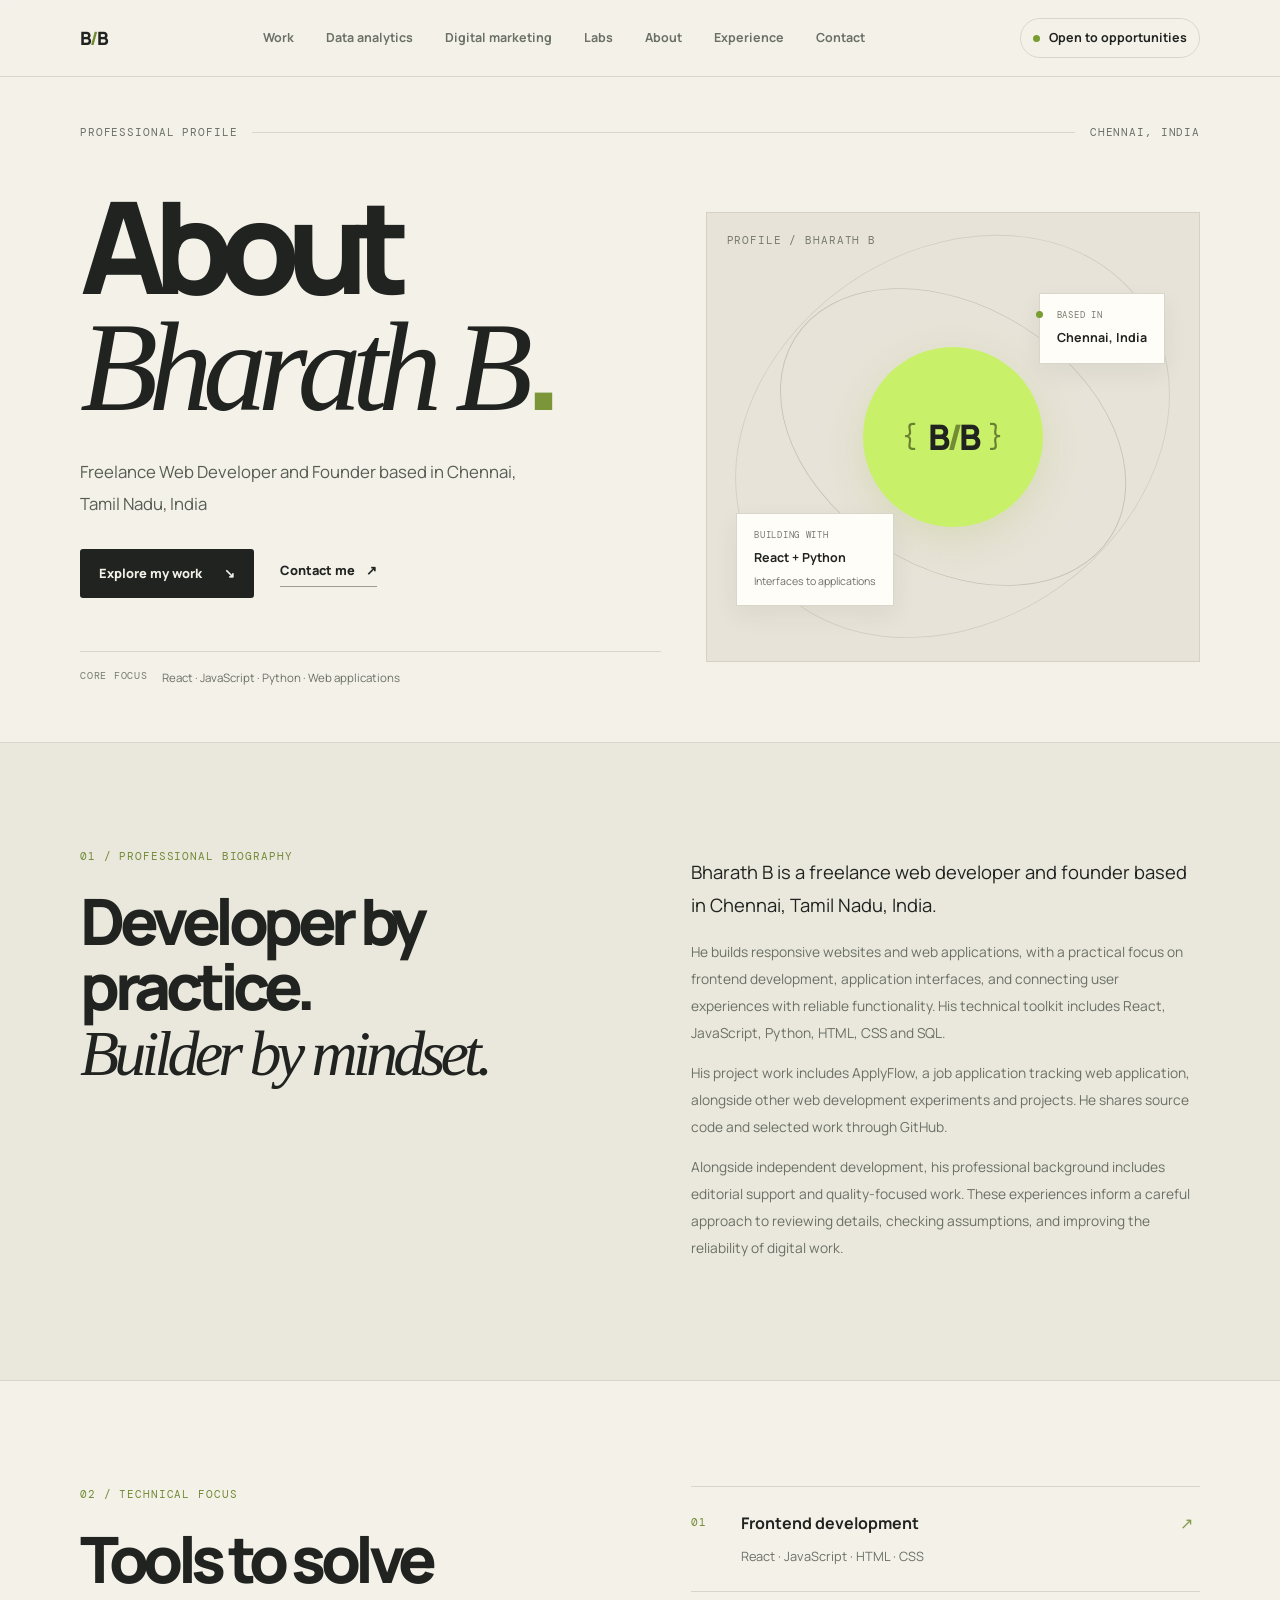
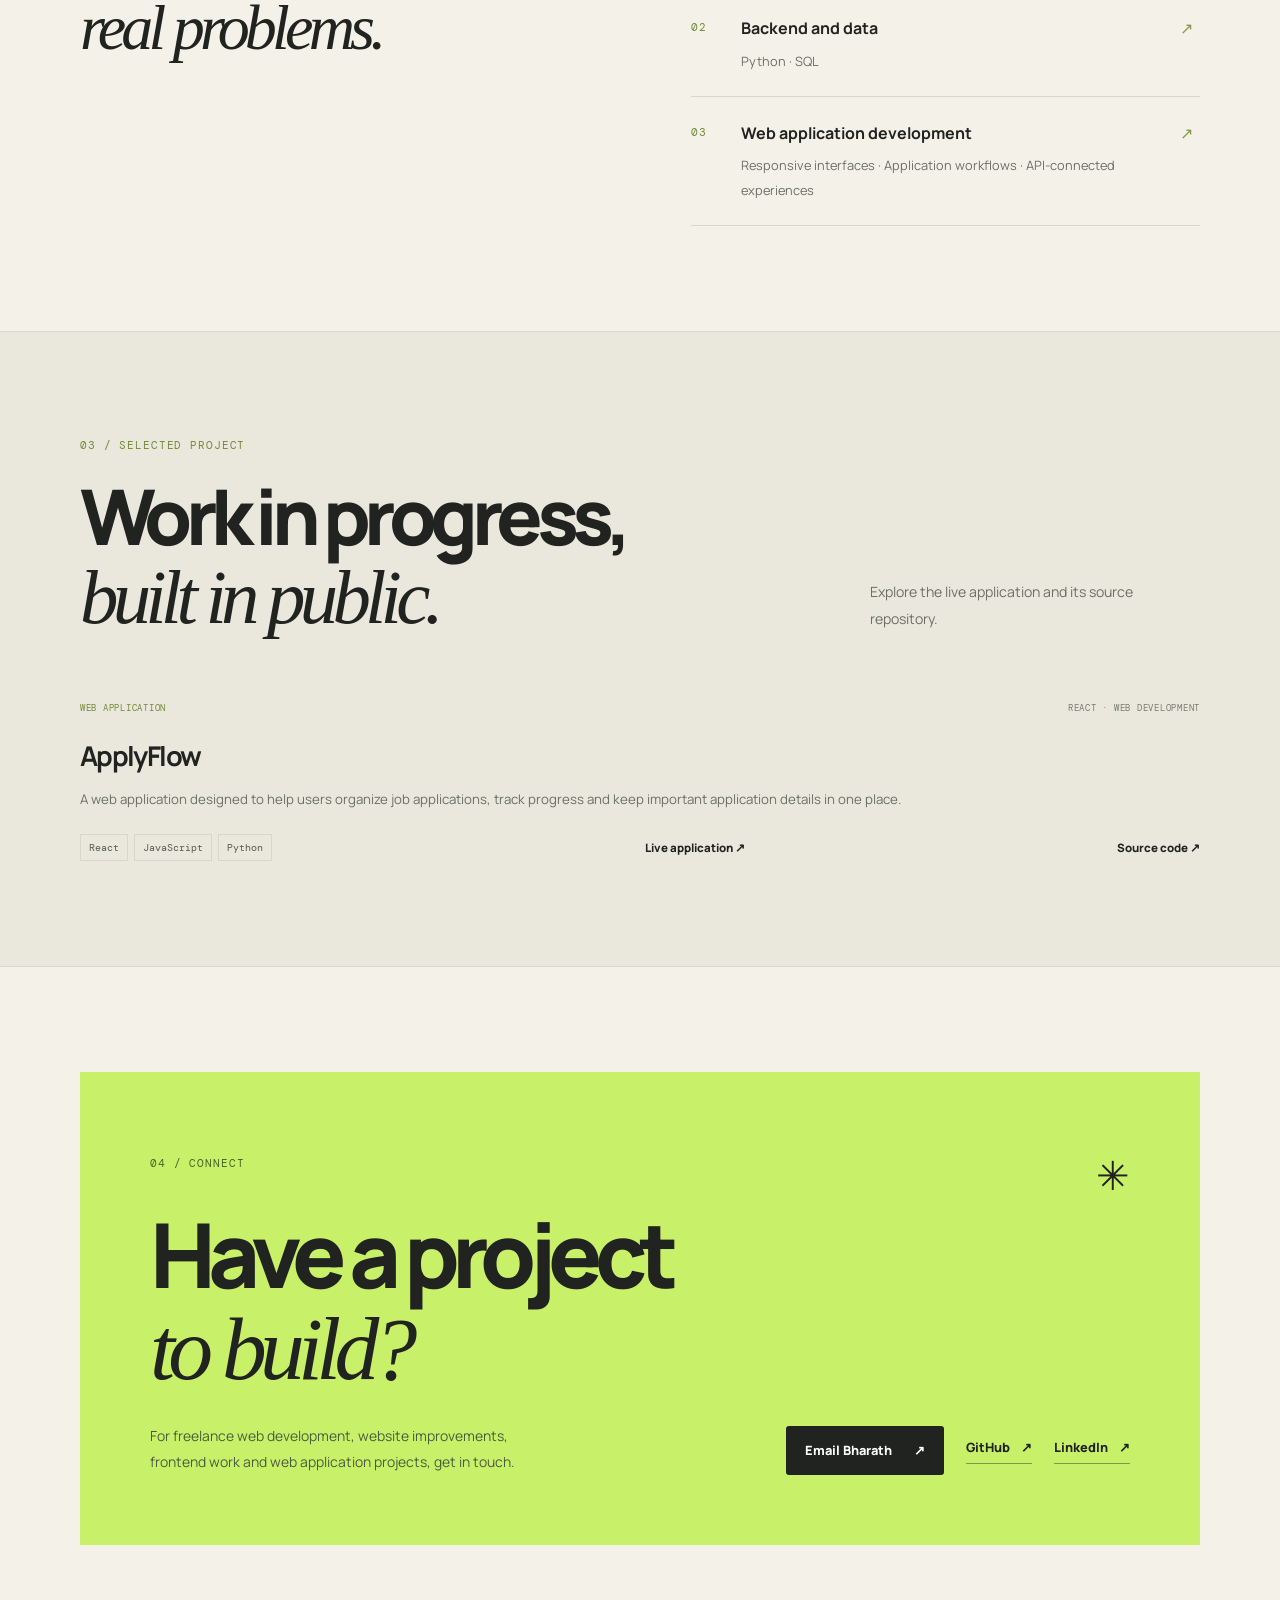
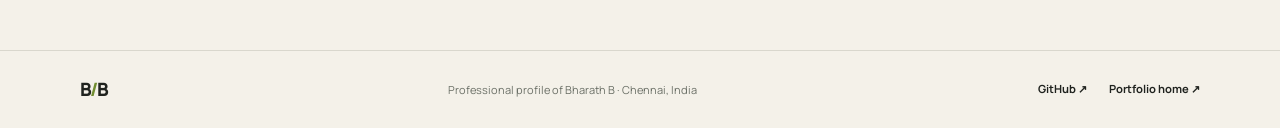
<file: about.html>
<!doctype html>
<html lang="en">
<head>
  <meta charset="utf-8">
  <meta name="viewport" content="width=device-width, initial-scale=1">
  <meta name="theme-color" content="#f4f1e9">
  <meta name="description" content="Learn about Bharath B, a freelance web developer and founder in Chennai, India. His work includes React, JavaScript, Python, HTML, CSS, SQL and web application development.">
  <meta name="author" content="Bharath B">
  <meta name="robots" content="index,follow,max-image-preview:large">
  <link rel="canonical" href="https://bharathpurvath.github.io/bharath-portfolio/about.html">
  <meta property="og:locale" content="en_IN">
  <meta property="og:type" content="profile">
  <meta property="og:site_name" content="Bharath B">
  <meta property="og:url" content="https://bharathpurvath.github.io/bharath-portfolio/about.html">
  <meta property="og:title" content="About Bharath B | Freelance Web Developer in Chennai">
  <meta property="og:description" content="Professional biography, technical focus, selected projects and profile links for Bharath B, a Chennai-based freelance web developer and founder.">
  <meta name="twitter:card" content="summary">
  <meta name="twitter:title" content="About Bharath B | Web Developer in Chennai">
  <meta name="twitter:description" content="Professional profile of Bharath B, freelance web developer and founder based in Chennai, India.">
  <title>About Bharath B | Freelance Web Developer in Chennai</title>
  <link rel="preconnect" href="https://fonts.googleapis.com">
  <link rel="preconnect" href="https://fonts.gstatic.com" crossorigin>
  <link href="https://fonts.googleapis.com/css2?family=DM+Mono:wght@400;500&family=Manrope:wght@400;500;600;700;800&display=swap" rel="stylesheet">
  <link rel="stylesheet" href="style.css">
  <script type="application/ld+json">
  {
    "@context": "https://schema.org",
    "@type": "ProfilePage",
    "@id": "https://bharathpurvath.github.io/bharath-portfolio/about.html#profile",
    "url": "https://bharathpurvath.github.io/bharath-portfolio/about.html",
    "name": "About Bharath B | Freelance Web Developer in Chennai",
    "description": "Professional profile of Bharath B, a freelance web developer and founder based in Chennai, Tamil Nadu, India.",
    "mainEntity": {
      "@type": "Person",
      "@id": "https://bharathpurvath.github.io/bharath-portfolio/about.html#person",
      "name": "Bharath B",
      "url": "https://bharathpurvath.github.io/bharath-portfolio/",
      "jobTitle": "Freelance Web Developer and Founder",
      "description": "Bharath B is a freelance web developer and founder in Chennai, India. He builds web applications and digital experiences using React, JavaScript, Python, HTML, CSS and SQL.",
      "address": {
        "@type": "PostalAddress",
        "addressLocality": "Chennai",
        "addressRegion": "Tamil Nadu",
        "addressCountry": "IN"
      },
      "knowsAbout": ["React", "JavaScript", "Python", "HTML", "CSS", "SQL", "Web application development"],
      "sameAs": [
        "https://github.com/Bharathpurvath",
        "https://linkedin.com/in/bharath-b-3a0bb9207"
      ]
    }
  }
  </script>
</head>
<body>
  <a class="skip-link" href="#main">Skip to content</a>
  <header class="site-header">
    <div class="nav-wrap">
      <a class="wordmark" href="index.html" aria-label="Bharath home">B<span>/</span>B</a>
      <button class="menu-toggle" type="button" aria-expanded="false" aria-controls="main-nav">Menu <span aria-hidden="true">+</span></button>
      <nav class="main-nav" id="main-nav" aria-label="Main navigation">
        <a href="index.html#work">Work</a><a href="index.html#data-work">Data analytics</a><a href="index.html#marketing-work">Digital marketing</a><a href="index.html#collections">Labs</a><a href="about.html" aria-current="page">About</a><a href="index.html#experience">Experience</a><a href="index.html#contact">Contact</a>
      </nav>
      <a class="availability" href="mailto:Bharath.dev040402@gmail.com"><span></span> Open to opportunities</a>
    </div>
  </header>
  <main id="main">
    <section class="hero page-wrap">
      <div class="hero-kicker"><span class="mono">PROFESSIONAL PROFILE</span><span class="kicker-line"></span><span class="mono">CHENNAI, INDIA</span></div>
      <div class="hero-grid">
        <div class="hero-copy">
          <h1>About<br><span class="serif-accent">Bharath B</span><span class="period">.</span></h1>
          <p class="hero-intro">Freelance Web Developer and Founder based in Chennai, Tamil Nadu, India</p>
          <div class="hero-actions">
            <a class="button button-dark" href="index.html#work">Explore my work <span aria-hidden="true">↘</span></a>
            <a class="underlined-link" href="mailto:Bharath.dev040402@gmail.com">Contact me <span aria-hidden="true">↗</span></a>
          </div>
          <div class="hero-footnote"><span class="mono">CORE FOCUS</span><span>React · JavaScript · Python · Web applications</span></div>
        </div>
        <div class="hero-visual" aria-label="Bharath B professional profile">
          <div class="visual-label mono">PROFILE / BHARATH B</div>
          <div class="orbit orbit-a"></div><div class="orbit orbit-b"></div>
          <div class="visual-core"><span class="core-bracket">{</span><span class="core-bb">B<span>/</span>B</span><span class="core-bracket">}</span></div>
          <div class="floating-note note-top"><span class="note-dot"></span><span class="mono">BASED IN</span><strong>Chennai, India</strong></div>
          <div class="floating-note note-bottom"><span class="mono">BUILDING WITH</span><strong>React + Python</strong><span class="note-small">Interfaces to applications</span></div>
        </div>
      </div>
    </section>
    <section class="section-pad about-section">
      <div class="page-wrap about-grid">
        <div><p class="section-index mono">01 / PROFESSIONAL BIOGRAPHY</p><h2>Developer by practice.<br><span class="serif-accent">Builder by mindset.</span></h2></div>
        <div class="about-copy">
          <p class="about-lead">Bharath B is a freelance web developer and founder based in Chennai, Tamil Nadu, India.</p>
          <p>He builds responsive websites and web applications, with a practical focus on frontend development, application interfaces, and connecting user experiences with reliable functionality. His technical toolkit includes React, JavaScript, Python, HTML, CSS and SQL.</p>
          <p>His project work includes ApplyFlow, a job application tracking web application, alongside other web development experiments and projects. He shares source code and selected work through GitHub.</p>
          <p>Alongside independent development, his professional background includes editorial support and quality-focused work. These experiences inform a careful approach to reviewing details, checking assumptions, and improving the reliability of digital work.</p>
        </div>
      </div>
    </section>
    <section class="section-pad">
      <div class="page-wrap stack-grid">
        <div><p class="section-index mono">02 / TECHNICAL FOCUS</p><h2>Tools to solve<br><span class="serif-accent">real problems.</span></h2></div>
        <div class="stack-list">
          <div class="stack-row"><span class="mono">01</span><div><h3>Frontend development</h3><p>React · JavaScript · HTML · CSS</p></div><span class="stack-symbol">↗</span></div>
          <div class="stack-row"><span class="mono">02</span><div><h3>Backend and data</h3><p>Python · SQL</p></div><span class="stack-symbol">↗</span></div>
          <div class="stack-row"><span class="mono">03</span><div><h3>Web application development</h3><p>Responsive interfaces · Application workflows · API-connected experiences</p></div><span class="stack-symbol">↗</span></div>
        </div>
      </div>
    </section>
    <section class="section-pad about-section">
      <div class="page-wrap">
        <div class="section-head"><div><p class="section-index mono">03 / SELECTED PROJECT</p><h2>Work in progress,<br><span class="serif-accent">built in public.</span></h2></div><p class="section-summary">Explore the live application and its source repository.</p></div>
        <article class="project-card">
          <div class="project-info">
            <div class="project-meta mono"><span>WEB APPLICATION</span><span>REACT · WEB DEVELOPMENT</span></div>
            <h3>ApplyFlow</h3>
            <p>A web application designed to help users organize job applications, track progress and keep important application details in one place.</p>
            <div class="project-bottom"><div class="tag-row"><span>React</span><span>JavaScript</span><span>Python</span></div><a class="arrow-link" href="https://applyflow-frontend-g0fi.onrender.com/" target="_blank" rel="noopener noreferrer">Live application ↗</a><a class="arrow-link" href="https://github.com/Bharathpurvath/applyflow-job-tracker" target="_blank" rel="noopener noreferrer">Source code ↗</a></div>
          </div>
        </article>
      </div>
    </section>
    <section class="section-pad">
      <div class="page-wrap contact-box">
        <div class="contact-top"><p class="section-index mono">04 / CONNECT</p><span class="contact-star" aria-hidden="true">✳</span></div>
        <h2>Have a project<br><span class="serif-accent">to build?</span></h2>
        <div class="contact-bottom">
          <p>For freelance web development, website improvements, frontend work and web application projects, get in touch.</p>
          <div class="contact-actions">
            <a class="button button-dark" href="mailto:Bharath.dev040402@gmail.com">Email Bharath <span aria-hidden="true">↗</span></a>
            <a class="underlined-link" href="https://github.com/Bharathpurvath" target="_blank" rel="noopener noreferrer">GitHub <span aria-hidden="true">↗</span></a>
            <a class="underlined-link" href="https://linkedin.com/in/bharath-b-3a0bb9207" target="_blank" rel="noopener noreferrer">LinkedIn <span aria-hidden="true">↗</span></a>
          </div>
        </div>
      </div>
    </section>
  </main>
  <footer class="site-footer"><div class="page-wrap footer-inner"><a class="wordmark" href="index.html">B<span>/</span>B</a><p>Professional profile of Bharath B · Chennai, India</p><div><a href="https://github.com/Bharathpurvath" target="_blank" rel="noopener noreferrer">GitHub ↗</a><a href="index.html">Portfolio home ↗</a></div></div></footer>
  <script src="script.js" defer></script>
</body>
</html>
</file>
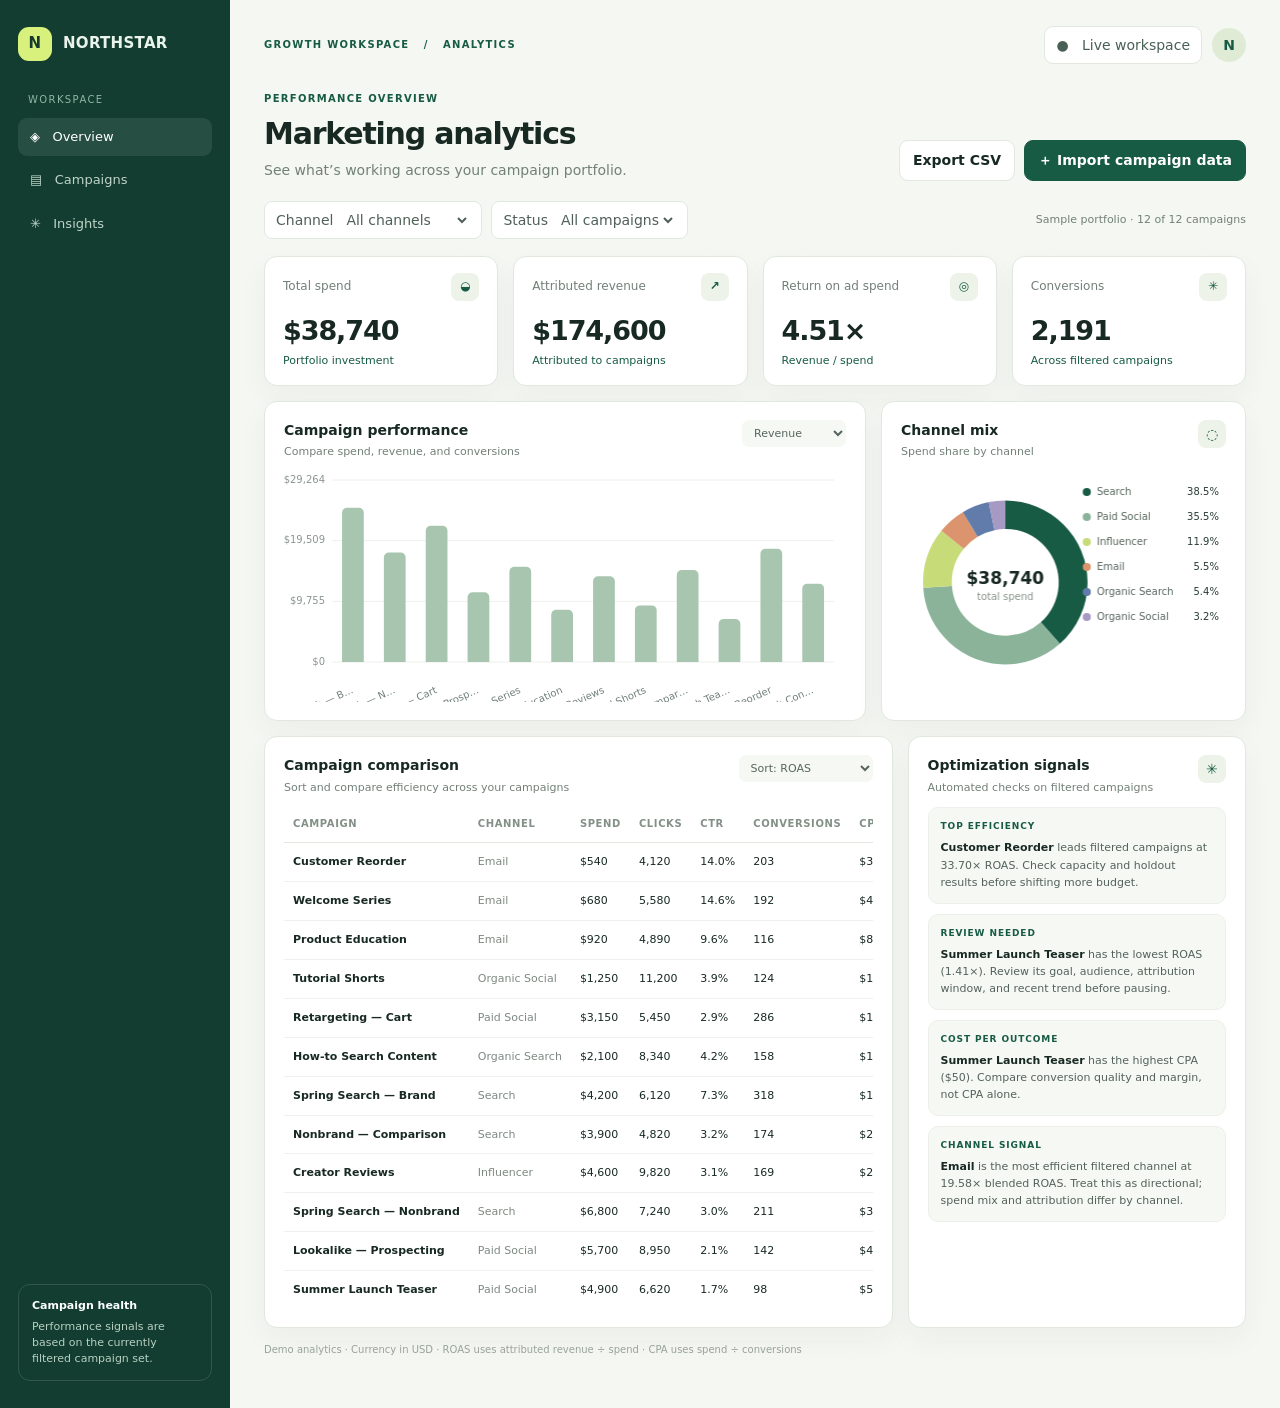
<file: digital-marketing/digital-marketing-analytics-platform.html>
<!doctype html>
<html lang="en">
<head>
<meta charset="utf-8"><meta name="viewport" content="width=device-width,initial-scale=1">
<title>Northstar — Marketing Analytics</title>
<style>
:root{--ink:#172922;--muted:#728078;--green:#175b45;--lime:#d8f17d;--paper:#f5f7f2;--line:#e2e8e0;--white:#fff;--red:#bd5947;--amber:#a76d1d;--shadow:0 12px 30px #19372a0b}*{box-sizing:border-box}body{margin:0;background:var(--paper);color:var(--ink);font:14px/1.45 Inter,ui-sans-serif,system-ui,-apple-system,"Segoe UI",sans-serif}button,input,select{font:inherit}button{cursor:pointer}.shell{min-height:100vh;display:grid;grid-template-columns:230px 1fr}.sidebar{background:#123d30;color:#eaf4ed;padding:27px 18px;display:flex;flex-direction:column;gap:32px}.brand{display:flex;align-items:center;gap:11px;font-size:15px;font-weight:750;letter-spacing:.02em}.brandmark{display:grid;place-items:center;width:34px;height:34px;background:var(--lime);color:#163a2d;border-radius:11px;font-weight:900}.nav-label{font-size:10px;color:#93b5a4;text-transform:uppercase;letter-spacing:.14em;margin:0 0 10px 10px}.nav{display:grid;gap:5px}.nav a{padding:10px 12px;border-radius:9px;color:#c0d4c9;text-decoration:none;font-size:13px}.nav a.active,.nav a:hover{background:#ffffff16;color:white}.side-note{margin-top:auto;border:1px solid #ffffff22;border-radius:12px;padding:13px;color:#b8d0c3;font-size:11px}.side-note strong{display:block;color:white;margin-bottom:5px}.main{min-width:0;padding:26px 34px 50px;max-width:1600px;width:100%;margin:auto}.topbar{display:flex;justify-content:space-between;align-items:center;margin-bottom:28px}.eyebrow{text-transform:uppercase;color:var(--green);letter-spacing:.13em;font-size:10px;font-weight:750}.topbar-right{display:flex;gap:10px;align-items:center}.period{background:white;border:1px solid var(--line);padding:8px 11px;border-radius:9px;color:#496056}.avatar{border-radius:50%;width:34px;height:34px;background:#e0ebd6;display:grid;place-items:center;color:var(--green);font-weight:800}.heading{display:flex;justify-content:space-between;align-items:flex-end;gap:16px;margin-bottom:20px}.heading h1{font-size:30px;letter-spacing:-.04em;margin:5px 0}.heading p{margin:0;color:var(--muted)}.actions{display:flex;gap:9px}.btn{border:1px solid var(--line);border-radius:9px;background:white;color:var(--ink);padding:9px 13px;font-weight:650}.btn.primary{background:var(--green);border-color:var(--green);color:white}.btn:hover{filter:brightness(.96)}.filters{display:flex;gap:9px;margin-bottom:17px;flex-wrap:wrap}.filter{border:1px solid var(--line);border-radius:8px;background:white;padding:8px 11px;color:#4f6058}.filter select{border:0;background:transparent;color:inherit;outline:0}.upload{position:relative;overflow:hidden}.upload input{position:absolute;inset:0;opacity:0;cursor:pointer}.status{font-size:11px;color:var(--muted);align-self:center;margin-left:auto}.grid{display:grid;gap:15px}.kpis{grid-template-columns:repeat(4,minmax(0,1fr));margin-bottom:15px}.card{background:var(--white);border:1px solid var(--line);border-radius:13px;box-shadow:var(--shadow)}.kpi{padding:16px 18px}.kpi-top{display:flex;justify-content:space-between;align-items:center;color:var(--muted);font-size:12px}.icon{width:28px;height:28px;border-radius:8px;background:#edf3e9;color:var(--green);display:grid;place-items:center;font-weight:800}.value{font-size:27px;font-weight:760;letter-spacing:-.04em;margin:10px 0 3px}.delta{font-size:11px;color:var(--green)}.delta.down{color:var(--red)}.middle{grid-template-columns:1.65fr 1fr;margin-bottom:15px}.panel{padding:18px 19px;min-width:0}.panel-head{display:flex;justify-content:space-between;align-items:flex-start;margin-bottom:12px}.panel h2{font-size:14px;margin:0 0 4px}.sub{color:var(--muted);font-size:11px}.legend{font-size:10px;color:var(--muted)}.chart-wrap{height:230px;position:relative}.chart-wrap canvas{width:100%;height:100%}.chart-select{border:0;background:#f6f8f4;padding:6px 8px;border-radius:7px;color:#56665d;font-size:11px}.bottom{grid-template-columns:1.3fr .7fr}.table-wrap{overflow:auto}table{border-collapse:collapse;width:100%;white-space:nowrap}th{text-align:left;color:#839087;font-size:10px;font-weight:650;text-transform:uppercase;letter-spacing:.06em;padding:10px 9px;border-bottom:1px solid var(--line)}td{padding:11px 9px;border-bottom:1px solid #eef1ec;font-size:11px}tbody tr:last-child td{border-bottom:0}.campaign{font-weight:650}.channel{color:#7d8981}.pill{font-size:10px;font-weight:700;padding:4px 7px;border-radius:20px;background:#e8f4e9;color:#26704f}.pill.watch{background:#fff2dc;color:var(--amber)}.pill.risk{background:#fae9e5;color:var(--red)}.insights{display:grid;gap:10px}.insight{padding:12px;border-radius:10px;background:#f6f8f4;border:1px solid #edf0ea}.insight .tag{font-size:9px;text-transform:uppercase;letter-spacing:.1em;color:var(--green);font-weight:750}.insight p{font-size:11px;line-height:1.55;margin:6px 0 0;color:#53625a}.insight strong{color:var(--ink)}.empty{color:var(--muted);padding:20px;text-align:center;font-size:12px}.footer{font-size:10px;color:#98a39b;margin-top:15px}.toast{position:fixed;bottom:20px;right:20px;background:#173f31;color:white;padding:11px 15px;border-radius:9px;box-shadow:var(--shadow);opacity:0;transform:translateY(8px);transition:.2s;pointer-events:none}.toast.show{opacity:1;transform:none}@media(max-width:1050px){.shell{grid-template-columns:70px 1fr}.sidebar{padding:22px 11px;align-items:center}.brand span,.nav-label,.nav a:not(.active),.side-note{display:none}.nav a.active{font-size:0}.nav a.active:after{content:'◈';font-size:17px}.nav a{width:43px;text-align:center;padding:11px 0}.kpis{grid-template-columns:repeat(2,1fr)}}@media(max-width:720px){.main{padding:20px 15px}.heading{align-items:flex-start;flex-direction:column}.middle,.bottom{grid-template-columns:1fr}.topbar{margin-bottom:20px}.kpis{gap:9px}.kpi{padding:13px}.value{font-size:22px}.status{width:100%;margin:0}.heading h1{font-size:26px}}
</style>
</head>
<body><div class="shell">
<aside class="sidebar"><div class="brand"><div class="brandmark">N</div><span>NORTHSTAR</span></div><div><p class="nav-label">Workspace</p><nav class="nav"><a class="active" href="#overview">◈ &nbsp; Overview</a><a href="#campaigns">▤ &nbsp; Campaigns</a><a href="#insights">✳ &nbsp; Insights</a></nav></div><div class="side-note"><strong>Campaign health</strong>Performance signals are based on the currently filtered campaign set.</div></aside>
<main class="main" id="overview"><div class="topbar"><div class="eyebrow">Growth workspace &nbsp; / &nbsp; Analytics</div><div class="topbar-right"><span class="period">● &nbsp; Live workspace</span><div class="avatar">N</div></div></div>
<div class="heading"><div><div class="eyebrow">Performance overview</div><h1>Marketing analytics</h1><p>See what’s working across your campaign portfolio.</p></div><div class="actions"><button class="btn" id="exportBtn">Export CSV</button><label class="btn primary upload">＋ Import campaign data<input id="fileInput" type="file" accept=".csv,text/csv"></label></div></div>
<div class="filters"><label class="filter">Channel &nbsp;<select id="channelFilter"><option value="all">All channels</option></select></label><label class="filter">Status &nbsp;<select id="statusFilter"><option value="all">All campaigns</option><option value="active">Active</option><option value="completed">Completed</option></select></label><span id="dataStatus" class="status">Sample portfolio · 12 campaigns</span></div>
<section class="grid kpis" id="kpis"></section>
<section class="grid middle"><article class="card panel"><div class="panel-head"><div><h2>Campaign performance</h2><div class="sub">Compare spend, revenue, and conversions</div></div><select id="chartMetric" class="chart-select"><option value="revenue">Revenue</option><option value="spend">Spend</option><option value="conversions">Conversions</option><option value="clicks">Clicks</option></select></div><div class="chart-wrap"><canvas id="chart"></canvas></div></article><article class="card panel"><div class="panel-head"><div><h2>Channel mix</h2><div class="sub">Spend share by channel</div></div><span class="icon">◌</span></div><div class="chart-wrap" style="height:230px"><canvas id="donut"></canvas></div></article></section>
<section class="grid bottom"><article class="card panel" id="campaigns"><div class="panel-head"><div><h2>Campaign comparison</h2><div class="sub">Sort and compare efficiency across your campaigns</div></div><select id="sortMetric" class="chart-select"><option value="roas">Sort: ROAS</option><option value="spend">Sort: Spend</option><option value="conversions">Sort: Conversions</option><option value="ctr">Sort: CTR</option><option value="cpa">Sort: CPA</option></select></div><div class="table-wrap"><table><thead><tr><th>Campaign</th><th>Channel</th><th>Spend</th><th>Clicks</th><th>CTR</th><th>Conversions</th><th>CPA</th><th>ROAS</th><th>Signal</th></tr></thead><tbody id="campaignRows"></tbody></table></div></article><article class="card panel" id="insights"><div class="panel-head"><div><h2>Optimization signals</h2><div class="sub">Automated checks on filtered campaigns</div></div><span class="icon">✳</span></div><div class="insights" id="insightsList"></div></article></section><div class="footer">Demo analytics · Currency in USD · ROAS uses attributed revenue ÷ spend · CPA uses spend ÷ conversions</div></main></div><div class="toast" id="toast"></div>
<script>
const sample=[
{campaign:'Spring Search — Brand',channel:'Search',status:'Active',spend:4200,impressions:84000,clicks:6120,conversions:318,revenue:24800},
{campaign:'Spring Search — Nonbrand',channel:'Search',status:'Active',spend:6800,impressions:241000,clicks:7240,conversions:211,revenue:17600},
{campaign:'Retargeting — Cart',channel:'Paid Social',status:'Active',spend:3150,impressions:188000,clicks:5450,conversions:286,revenue:21900},
{campaign:'Lookalike — Prospecting',channel:'Paid Social',status:'Active',spend:5700,impressions:426000,clicks:8950,conversions:142,revenue:11200},
{campaign:'Welcome Series',channel:'Email',status:'Active',spend:680,impressions:38200,clicks:5580,conversions:192,revenue:15300},
{campaign:'Product Education',channel:'Email',status:'Completed',spend:920,impressions:51100,clicks:4890,conversions:116,revenue:8400},
{campaign:'Creator Reviews',channel:'Influencer',status:'Active',spend:4600,impressions:315000,clicks:9820,conversions:169,revenue:13800},
{campaign:'Tutorial Shorts',channel:'Organic Social',status:'Active',spend:1250,impressions:287000,clicks:11200,conversions:124,revenue:9100},
{campaign:'Nonbrand — Comparison',channel:'Search',status:'Completed',spend:3900,impressions:151000,clicks:4820,conversions:174,revenue:14800},
{campaign:'Summer Launch Teaser',channel:'Paid Social',status:'Completed',spend:4900,impressions:387000,clicks:6620,conversions:98,revenue:6900},
{campaign:'Customer Reorder',channel:'Email',status:'Active',spend:540,impressions:29400,clicks:4120,conversions:203,revenue:18200},
{campaign:'How-to Search Content',channel:'Organic Search',status:'Active',spend:2100,impressions:198000,clicks:8340,conversions:158,revenue:12600}
];let data=sample.map(x=>({...x})),isSample=true;const $=s=>document.querySelector(s),money=n=>'$'+Math.round(n).toLocaleString('en-US'),pct=n=>(n*100).toFixed(1)+'%',num=n=>Math.round(n).toLocaleString('en-US');function metric(x,k){return k==='ctr'?x.clicks/x.impressions:k==='cpa'?x.spend/(x.conversions||1):k==='roas'?x.revenue/x.spend:x[k]}
function filtered(){const c=$('#channelFilter').value,s=$('#statusFilter').value;return data.filter(x=>(c==='all'||x.channel===c)&&(s==='all'||x.status.toLowerCase()===s))}
function render(){let d=filtered(),spend=d.reduce((a,x)=>a+x.spend,0),impr=d.reduce((a,x)=>a+x.impressions,0),clicks=d.reduce((a,x)=>a+x.clicks,0),conv=d.reduce((a,x)=>a+x.conversions,0),rev=d.reduce((a,x)=>a+x.revenue,0),roas=rev/(spend||1),cpa=spend/(conv||1),ctr=clicks/(impr||1);let items=[['Total spend',money(spend),'◒'],['Attributed revenue',money(rev),'↗'],['Return on ad spend',roas.toFixed(2)+'×','◎'],['Conversions',num(conv),'✳']];$('#kpis').innerHTML=items.map((x,i)=>`<article class="card kpi"><div class="kpi-top">${x[0]}<span class="icon">${x[2]}</span></div><div class="value">${x[1]}</div><div class="delta">${i===2?'Revenue / spend':i===3?'Across filtered campaigns':i===0?'Portfolio investment':'Attributed to campaigns'}</div></article>`).join('');let channels=[...new Set(d.map(x=>x.channel))];if($('#channelFilter').options.length!==channels.length+1){let v=$('#channelFilter').value;$('#channelFilter').innerHTML='<option value="all">All channels</option>'+channels.map(c=>`<option>${c}</option>`).join('');$('#channelFilter').value=channels.includes(v)?v:'all'}
let sorted=[...d].sort((a,b)=>metric(b,$('#sortMetric').value)-metric(a,$('#sortMetric').value));$('#campaignRows').innerHTML=sorted.map(x=>{let r=x.revenue/x.spend,ca=x.spend/(x.conversions||1),ct=x.clicks/x.impressions,signal=r>=3?'Strong':r>=2?'Watch':'At risk',cls=r>=3?'':r>=2?'watch':'risk';return `<tr><td class="campaign">${esc(x.campaign)}</td><td class="channel">${esc(x.channel)}</td><td>${money(x.spend)}</td><td>${num(x.clicks)}</td><td>${pct(ct)}</td><td>${num(x.conversions)}</td><td>${money(ca)}</td><td><b>${r.toFixed(2)}×</b></td><td><span class="pill ${cls}">${signal}</span></td></tr>`}).join('')||'<tr><td colspan="9" class="empty">No campaigns match these filters.</td></tr>';drawBars(d);drawDonut(d);makeInsights(d,{spend,rev,roas,cpa,ctr,conv});$('#dataStatus').textContent=`${isSample?'Sample portfolio':'Imported dataset'} · ${d.length} of ${data.length} campaigns`}
function esc(s){return String(s).replace(/[&<>"']/g,c=>({'&':'&amp;','<':'&lt;','>':'&gt;','"':'&quot;',"'":'&#39;'}[c]))}
function drawBars(d){const c=$('#chart'),r=c.getBoundingClientRect(),scale=devicePixelRatio||1;c.width=r.width*scale;c.height=r.height*scale;let g=c.getContext('2d');g.scale(scale,scale);let w=r.width,h=r.height,p={l:48,r:12,t:8,b:40},key=$('#chartMetric').value,vals=d.map(x=>x[key]),max=Math.max(...vals,1)*1.18,n=Math.max(d.length,1),slot=(w-p.l-p.r)/n,bw=Math.min(28,slot*.52);g.font='10px system-ui';g.textAlign='right';g.textBaseline='middle';for(let i=0;i<4;i++){let y=p.t+(h-p.t-p.b)*i/3;g.strokeStyle='#edf0eb';g.beginPath();g.moveTo(p.l,y);g.lineTo(w-p.r,y);g.stroke();g.fillStyle='#8b968f';g.fillText(key==='revenue'||key==='spend'?money(max*(1-i/3)):num(max*(1-i/3)),p.l-7,y)}d.forEach((x,i)=>{let bh=(h-p.t-p.b)*x[key]/max,xx=p.l+slot*i+(slot-bw)/2,yy=h-p.b-bh;g.fillStyle=x[key]===max?'#175b45':'#a8c6af';roundRect(g,xx,yy,bw,bh,5);g.fill();g.save();g.translate(xx+bw/2,h-12);g.rotate(-.42);g.fillStyle='#718078';g.textAlign='right';g.fillText(x.campaign.length>18?x.campaign.slice(0,17)+'…':x.campaign,0,0);g.restore()})}
function roundRect(g,x,y,w,h,r){g.beginPath();g.roundRect(x,y,w,Math.max(h,0),[r,r,0,0])}
function drawDonut(d){const c=$('#donut'),r=c.getBoundingClientRect(),s=devicePixelRatio||1;c.width=r.width*s;c.height=r.height*s;let g=c.getContext('2d');g.scale(s,s);let totals={};d.forEach(x=>totals[x.channel]=(totals[x.channel]||0)+x.spend);let vals=Object.entries(totals).sort((a,b)=>b[1]-a[1]),sum=vals.reduce((a,x)=>a+x[1],0)||1,cx=Math.min(r.width*.32,105),cy=r.height*.48,rad=Math.min(r.height*.37,82),colors=['#175b45','#8bb39a','#c7db79','#db946d','#617caa','#a69ac5','#d2c7a5'];let start=-Math.PI/2;vals.forEach((v,i)=>{let angle=v[1]/sum*Math.PI*2;g.beginPath();g.arc(cx,cy,rad,start,start+angle);g.arc(cx,cy,rad*.65,start+angle,start,true);g.closePath();g.fillStyle=colors[i%colors.length];g.fill();start+=angle});g.textAlign='center';g.fillStyle='#172922';g.font='700 17px system-ui';g.fillText(money(sum),cx,cy+2);g.fillStyle='#87938b';g.font='10px system-ui';g.fillText('total spend',cx,cy+18);let lx=Math.min(r.width*.57,195),ly=20;vals.slice(0,7).forEach((v,i)=>{g.fillStyle=colors[i%colors.length];g.beginPath();g.arc(lx,ly+i*25,4,0,7);g.fill();g.fillStyle='#56655c';g.font='10px system-ui';g.textAlign='left';g.fillText(v[0].length>16?v[0].slice(0,15)+'…':v[0],lx+10,ly+i*25+3);g.textAlign='right';g.fillStyle='#263a30';g.fillText(pct(v[1]/sum),r.width-8,ly+i*25+3)})}
function makeInsights(d,m){let out=[];let best=[...d].sort((a,b)=>b.revenue/b.spend-a.revenue/a.spend)[0],low=[...d].sort((a,b)=>a.revenue/a.spend-b.revenue/b.spend)[0],highCPA=[...d].sort((a,b)=>b.spend/b.conversions-a.spend/a.conversions)[0];if(best)out.push(['Top efficiency',`<strong>${esc(best.campaign)}</strong> leads filtered campaigns at ${(best.revenue/best.spend).toFixed(2)}× ROAS. Check capacity and holdout results before shifting more budget.`]);if(low&&low!==best)out.push(['Review needed',`<strong>${esc(low.campaign)}</strong> has the lowest ROAS (${(low.revenue/low.spend).toFixed(2)}×). Review its goal, audience, attribution window, and recent trend before pausing.`]);if(highCPA)out.push(['Cost per outcome',`<strong>${esc(highCPA.campaign)}</strong> has the highest CPA (${money(highCPA.spend/highCPA.conversions)}). Compare conversion quality and margin, not CPA alone.`]);let channels={};d.forEach(x=>(channels[x.channel]??=[]).push(x));let ch=Object.entries(channels).map(([k,v])=>[k,v.reduce((a,x)=>a+x.revenue,0)/v.reduce((a,x)=>a+x.spend,0)]).sort((a,b)=>b[1]-a[1])[0];if(ch)out.push(['Channel signal',`<strong>${esc(ch[0])}</strong> is the most efficient filtered channel at ${ch[1].toFixed(2)}× blended ROAS. Treat this as directional; spend mix and attribution differ by channel.`]);$('#insightsList').innerHTML=out.map((x,i)=>`<div class="insight"><div class="tag">${x[0]}</div><p>${x[1]}</p></div>`).join('')||'<div class="empty">Import campaigns to generate signals.</div>'}
function parseCSV(text){let rows=[],row=[],cell='',q=false;for(let i=0;i<text.length;i++){let ch=text[i];if(q&&ch==='"'&&text[i+1]==='"'){cell+='"';i++}else if(ch==='"')q=!q;else if(ch===','&&!q){row.push(cell);cell=''}else if((ch==='\n'||ch==='\r')&&!q){if(ch==='\r'&&text[i+1]==='\n')i++;row.push(cell);if(row.some(x=>x.trim()))rows.push(row);row=[];cell=''}else cell+=ch}row.push(cell);if(row.some(x=>x.trim()))rows.push(row);if(rows.length<2)throw Error('CSV needs a header and at least one campaign.');let headers=rows.shift().map(x=>x.trim().toLowerCase().replace(/[^a-z0-9]+/g,'_').replace(/^_|_$/g,''));let aliases={name:'campaign',campaign_name:'campaign',cost:'spend',ad_spend:'spend',views:'impressions',sessions:'clicks',orders:'conversions',purchases:'conversions',sales:'revenue',value:'revenue'};headers=headers.map(h=>aliases[h]||h);let required=['campaign','channel','spend','impressions','clicks','conversions','revenue'];let missing=required.filter(k=>!headers.includes(k));if(missing.length)throw Error('Missing columns: '+missing.join(', '));return rows.map(r=>{let o={};headers.forEach((h,i)=>o[h]=r[i]??'');for(let k of ['spend','impressions','clicks','conversions','revenue']){o[k]=Number(String(o[k]).replace(/[$,%\s]/g,''));if(!Number.isFinite(o[k])||o[k]<0)throw Error('Invalid non-negative number in '+k)}o.status=o.status||'Active';o.status=/complete|ended|closed/i.test(o.status)?'Completed':'Active';if(!o.campaign||!o.channel)throw Error('Campaign and channel cannot be blank.');return o})}
function csvExport(){let d=filtered(),headers=['campaign','channel','status','spend','impressions','clicks','conversions','revenue','ctr','cpa','roas'],lines=[headers.join(',')];d.forEach(x=>lines.push([x.campaign,x.channel,x.status,x.spend,x.impressions,x.clicks,x.conversions,x.revenue,(x.clicks/x.impressions).toFixed(4),(x.spend/x.conversions).toFixed(2),(x.revenue/x.spend).toFixed(2)].map(v=>'"'+String(v).replace(/"/g,'""')+'"').join(',')));let a=document.createElement('a');a.href=URL.createObjectURL(new Blob([lines.join('\n')],{type:'text/csv'}));a.download='marketing-campaign-export.csv';a.click();URL.revokeObjectURL(a.href)}
function toast(s){let t=$('#toast');t.textContent=s;t.classList.add('show');setTimeout(()=>t.classList.remove('show'),2600)}
$('#channelFilter').onchange=render;$('#statusFilter').onchange=render;$('#chartMetric').onchange=render;$('#sortMetric').onchange=render;$('#exportBtn').onclick=csvExport;$('#fileInput').onchange=async e=>{let f=e.target.files[0];if(!f)return;try{data=parseCSV(await f.text());isSample=false;$('#channelFilter').value='all';$('#statusFilter').value='all';render();toast('Campaign data imported successfully.')}catch(err){toast(err.message)}e.target.value=''};window.addEventListener('resize',render);render();
</script></body></html>
</file>
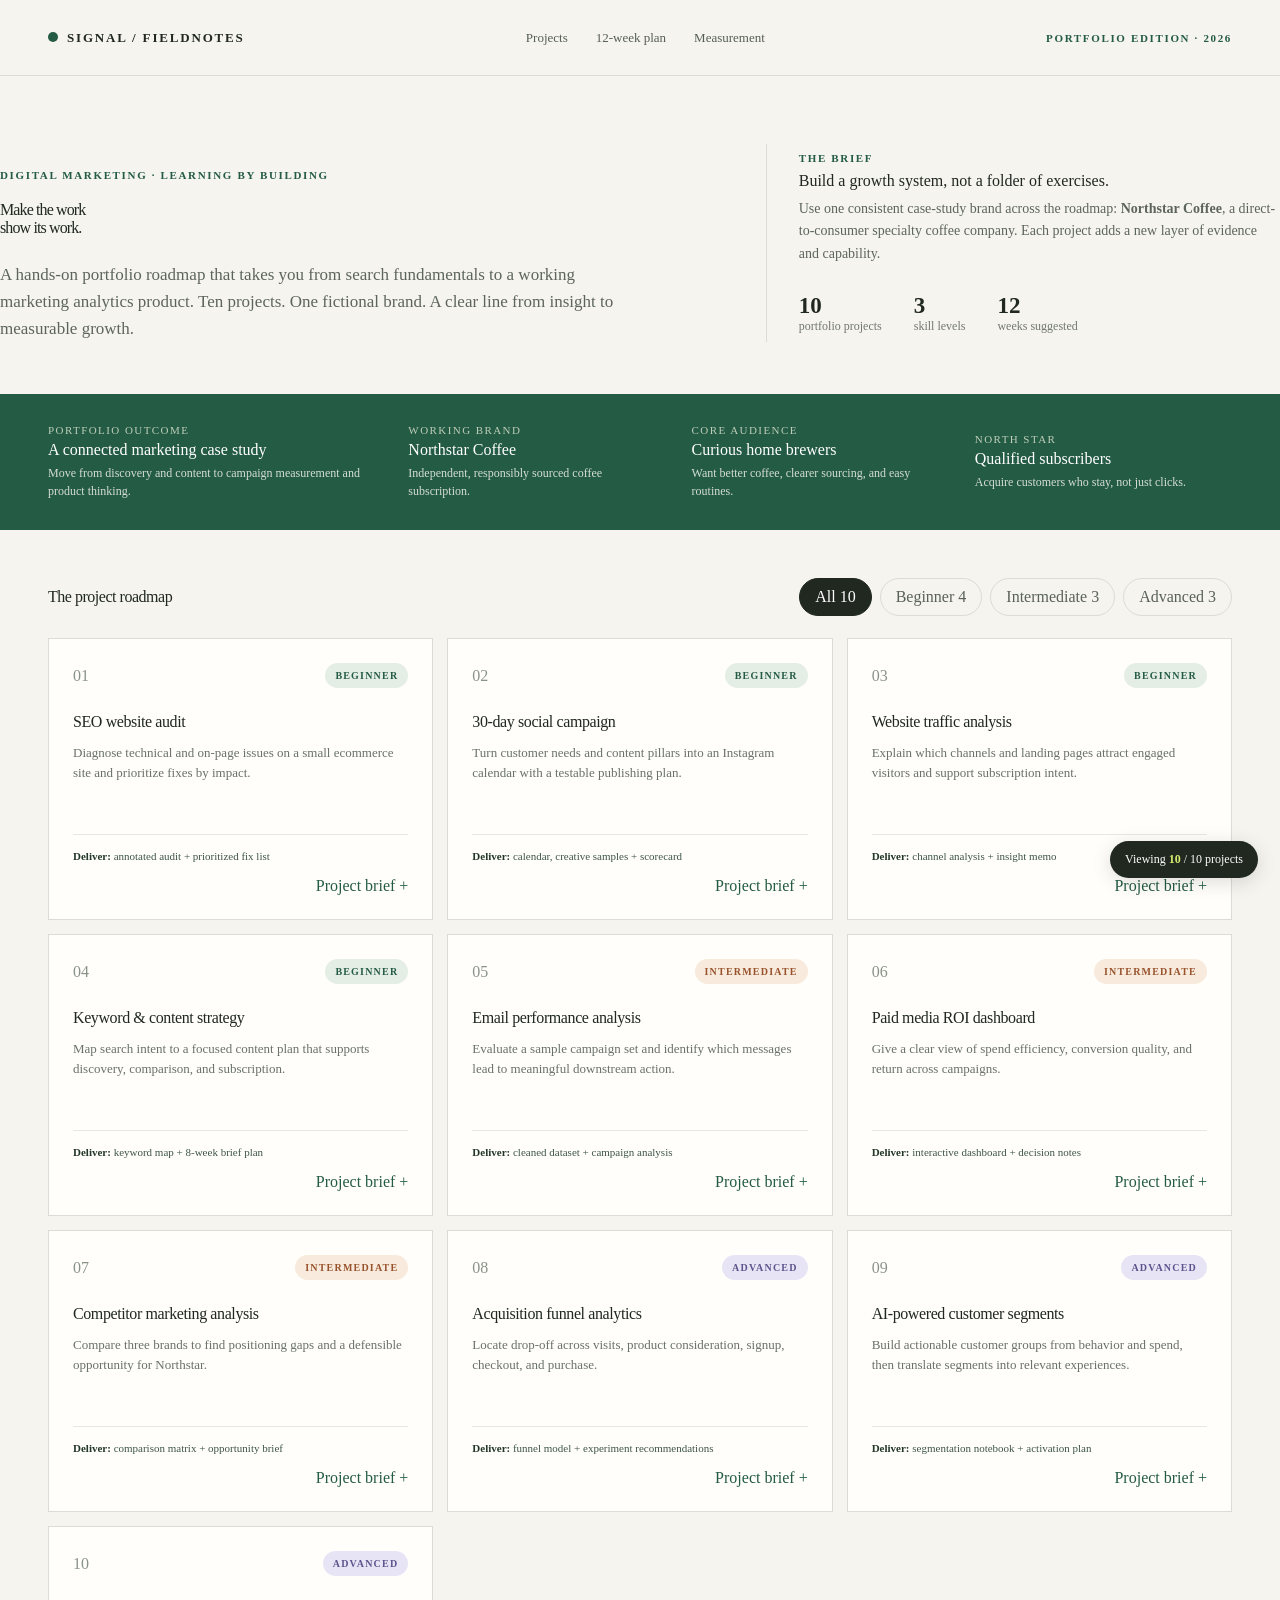
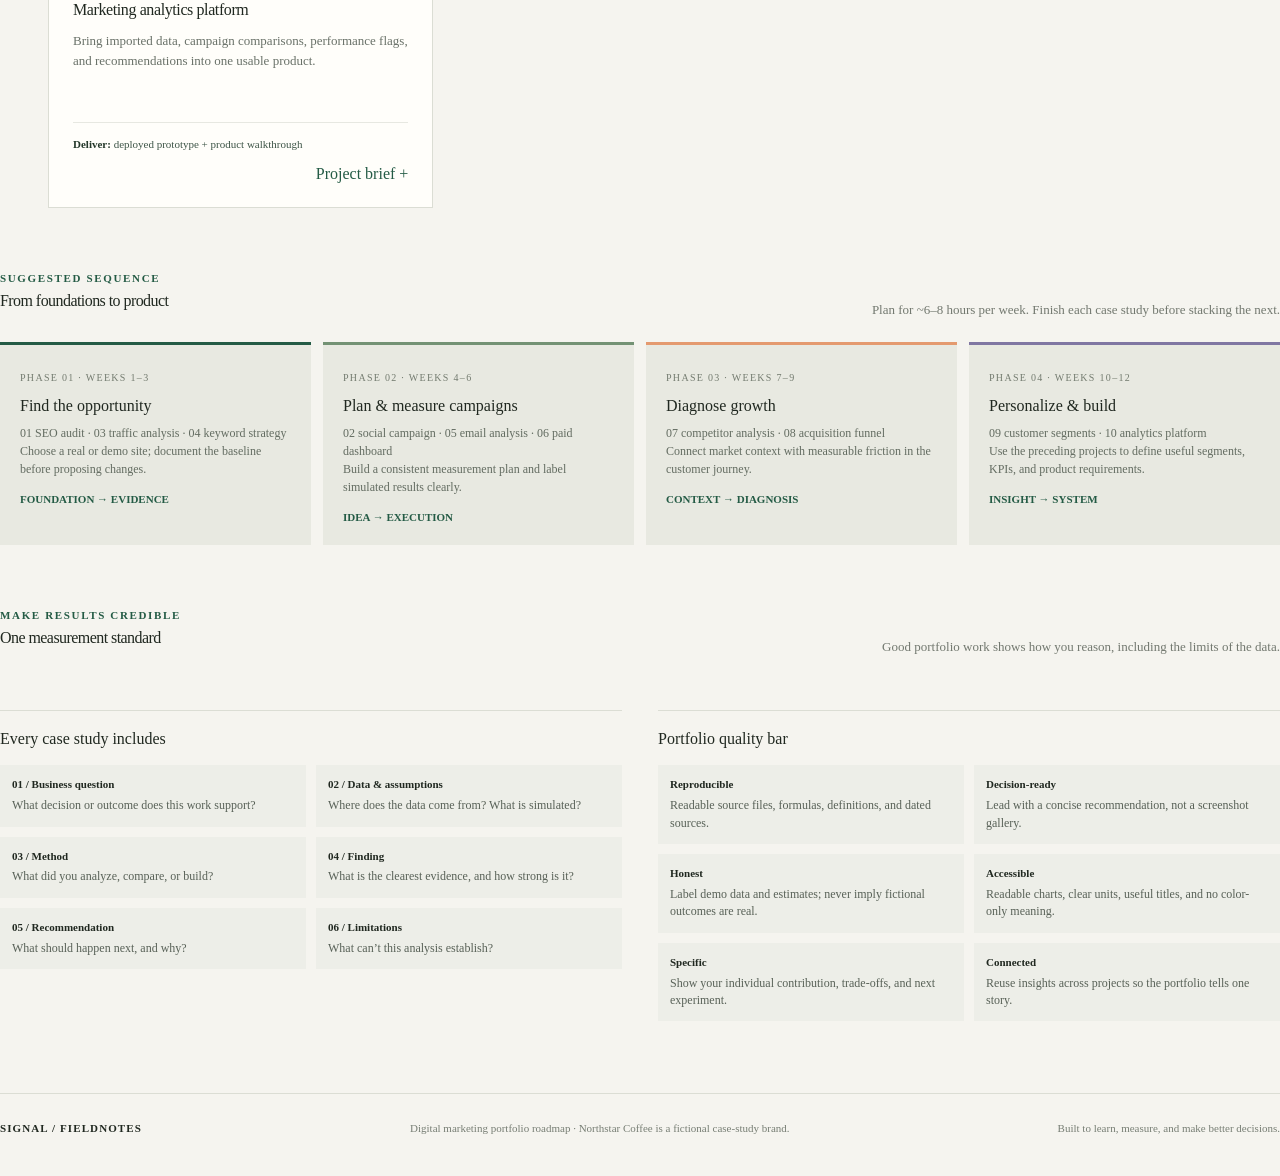
<file: digital-marketing/digital-marketing-roadmap.html>
<!doctype html>
<html lang="en"><head><meta charset="utf-8"><meta name="viewport" content="width=device-width,initial-scale=1"><meta name="theme-color" content="#f5f4ef"><title>Signal / Digital Marketing Portfolio Roadmap</title>
<style>
:root{--paper:#f5f4ef;--ink:#202820;--muted:#72786f;--line:#dbddd4;--green:#245b45;--lime:#d7ef70;--orange:#e78352;--card:#fffefa;--blue:#cadff1;--serif:Georgia,''Times New Roman'',serif;--sans:Inter,ui-sans-serif,system-ui,-apple-system,BlinkMacSystemFont,''Segoe UI'',sans-serif}
*{box-sizing:border-box}body{margin:0;background:var(--paper);color:var(--ink);font-family:var(--sans)}a{color:inherit}.wrap{max-width:1280px;margin:auto;padding:0 48px}.top{height:76px;display:flex;align-items:center;justify-content:space-between;border-bottom:1px solid var(--line);font-size:13px}.brand{font-weight:800;letter-spacing:.14em}.brand i{display:inline-block;background:var(--green);width:10px;height:10px;border-radius:50%;margin-right:9px}.topnav{display:flex;gap:28px;color:#555e54}.topnav a{text-decoration:none}.hero{padding:68px 0 52px;display:grid;grid-template-columns:1.15fr .85fr;gap:70px;align-items:end}.eyebrow,.tag{font-size:11px;text-transform:uppercase;letter-spacing:.15em;font-weight:700;color:var(--green)}h1{font:normal clamp(52px,7vw,90px)/.96 var(--serif);letter-spacing:-.055em;margin:20px 0 24px;max-width:760px}.hero p{font-size:17px;line-height:1.6;max-width:620px;color:#5d655b;margin:0}.hero-side{border-left:1px solid var(--line);padding:8px 0 8px 32px}.hero-side strong{font:normal 33px var(--serif);display:block;margin:8px 0}.hero-side p{font-size:14px}.stats{display:flex;gap:32px;margin-top:28px}.stats div{font-size:12px;color:var(--muted)}.stats b{font-size:23px;color:var(--ink);display:block}.strip{background:var(--green);color:#fff;padding:30px 0}.strip-inner{display:grid;grid-template-columns:1.3fr 1fr 1fr 1fr;gap:26px;align-items:center}.strip .label{font-size:11px;text-transform:uppercase;letter-spacing:.13em;color:#bfceb9}.strip strong{display:block;font:normal 20px var(--serif);margin-top:5px}.strip p{font-size:12px;color:#d5ded2;line-height:1.5;margin:5px 0 0}.controls{display:flex;justify-content:space-between;align-items:center;padding:48px 0 22px}.controls h2{font:normal 36px var(--serif);letter-spacing:-.03em;margin:0}.filters{display:flex;gap:8px;flex-wrap:wrap}.filters button{border:1px solid var(--line);background:transparent;border-radius:99px;padding:9px 15px;font:600 12px var(--sans);color:#596158;cursor:pointer}.filters button.active{background:var(--ink);border-color:var(--ink);color:white}.grid{display:grid;grid-template-columns:repeat(3,1fr);gap:14px}.card{background:var(--card);border:1px solid var(--line);padding:24px;min-height:282px;display:flex;flex-direction:column;transition:transform .2s,border-color .2s}.card:hover{transform:translateY(-3px);border-color:#a7b3a2}.card[hidden]{display:none}.card-head{display:flex;justify-content:space-between;align-items:center;margin-bottom:25px}.number{font:normal 20px var(--serif);color:#8a9388}.level{font-size:10px;text-transform:uppercase;letter-spacing:.12em;border-radius:99px;background:#e5eee5;padding:7px 10px;color:var(--green);font-weight:700}.intermediate{background:#f8eadc;color:#98532d}.advanced{background:#e7e5f5;color:#5e548d}.card h3{font:normal 25px/1.08 var(--serif);letter-spacing:-.025em;margin:0 0 12px}.card p{font-size:13px;color:#697168;line-height:1.52;margin:0 0 16px}.deliver{font-size:11px;color:#3e5547;margin-top:auto;padding-top:15px;border-top:1px solid #e7e8e1}.deliver b{color:#233729}.card button.more{align-self:flex-end;margin-top:15px;background:none;border:0;padding:0;font:700 11px var(--sans);color:var(--green);cursor:pointer}.detail{display:none;border-top:1px solid var(--line);margin-top:14px;padding-top:14px}.card.open .detail{display:block}.detail p{margin-bottom:9px}.detail b{color:var(--ink)}.section{padding:64px 0 0}.section-head{display:flex;justify-content:space-between;align-items:end;margin-bottom:24px}.section h2{font:normal 38px var(--serif);letter-spacing:-.035em;margin:8px 0}.section-head p{font-size:13px;color:var(--muted);margin:0}.timeline{display:grid;grid-template-columns:repeat(4,1fr);gap:12px}.phase{background:#e8e9e1;padding:22px 20px;min-height:170px;border-top:3px solid var(--green)}.phase:nth-child(2){border-color:#739274}.phase:nth-child(3){border-color:#e49a6f}.phase:nth-child(4){border-color:#8077a2}.phase span{font-size:10px;text-transform:uppercase;letter-spacing:.13em;color:#747c70}.phase h3{font:normal 21px var(--serif);margin:12px 0 9px}.phase p{font-size:12px;color:#636c61;line-height:1.5;margin:0}.week{font-size:11px;color:var(--green);font-weight:700;margin-top:15px}.framework{display:grid;grid-template-columns:1fr 1fr;gap:36px;margin:55px 0 72px}.frame{border-top:1px solid var(--line);padding-top:19px}.frame h3{font:normal 24px var(--serif);margin:0 0 17px}.list{display:grid;grid-template-columns:1fr 1fr;gap:10px}.list div{font-size:12px;line-height:1.45;padding:12px;background:#edeee8;color:#586157}.list b{display:block;font-size:11px;color:var(--ink);margin-bottom:4px}.footer{border-top:1px solid var(--line);padding:28px 0 42px;display:flex;justify-content:space-between;font-size:11px;color:#777e74}.footer strong{color:var(--ink);letter-spacing:.1em}.progress{position:fixed;right:22px;bottom:22px;background:var(--ink);color:#fff;padding:11px 15px;font-size:12px;border-radius:99px;box-shadow:0 4px 20px #0002}.progress b{color:var(--lime)}
@media(max-width:900px){.wrap{padding:0 24px}.hero{grid-template-columns:1fr;gap:35px}.hero-side{border-left:0;border-top:1px solid var(--line);padding:24px 0 0}.grid{grid-template-columns:repeat(2,1fr)}.strip-inner{grid-template-columns:1fr 1fr}.timeline{grid-template-columns:1fr 1fr}.framework{grid-template-columns:1fr}}
@media(max-width:580px){.wrap{padding:0 18px}.topnav{gap:12px;font-size:11px}.hero{padding:48px 0 36px}.hero p{font-size:15px}.strip-inner{grid-template-columns:1fr 1fr}.controls{display:block}.controls h2{margin-bottom:20px}.grid{grid-template-columns:1fr}.timeline{grid-template-columns:1fr}.section-head{display:block}.section-head p{margin-top:8px}.list{grid-template-columns:1fr 1fr}.footer{gap:20px;flex-wrap:wrap}}
</style></head><body>
<header class="wrap top"><div class="brand"><i></i>SIGNAL / FIELDNOTES</div><nav class="topnav"><a href="#roadmap">Projects</a><a href="#sequence">12-week plan</a><a href="#measurement">Measurement</a></nav><span class="eyebrow">Portfolio edition · 2026</span></header>
<main>
<section class="wrap hero"><div><div class="eyebrow">Digital marketing · Learning by building</div><h1>Make the work<br>show its work.</h1><p>A hands-on portfolio roadmap that takes you from search fundamentals to a working marketing analytics product. Ten projects. One fictional brand. A clear line from insight to measurable growth.</p></div><aside class="hero-side"><div class="eyebrow">The brief</div><strong>Build a growth system, not a folder of exercises.</strong><p>Use one consistent case-study brand across the roadmap: <b>Northstar Coffee</b>, a direct-to-consumer specialty coffee company. Each project adds a new layer of evidence and capability.</p><div class="stats"><div><b>10</b>portfolio projects</div><div><b>3</b>skill levels</div><div><b>12</b>weeks suggested</div></div></aside></section>
<section class="strip"><div class="wrap strip-inner"><div><div class="label">Portfolio outcome</div><strong>A connected marketing case study</strong><p>Move from discovery and content to campaign measurement and product thinking.</p></div><div><div class="label">Working brand</div><strong>Northstar Coffee</strong><p>Independent, responsibly sourced coffee subscription.</p></div><div><div class="label">Core audience</div><strong>Curious home brewers</strong><p>Want better coffee, clearer sourcing, and easy routines.</p></div><div><div class="label">North star</div><strong>Qualified subscribers</strong><p>Acquire customers who stay, not just clicks.</p></div></div></section>
<section class="wrap" id="roadmap"><div class="controls"><h2>The project roadmap</h2><div class="filters" role="group" aria-label="Filter projects"><button class="active" data-filter="all">All 10</button><button data-filter="Beginner">Beginner 4</button><button data-filter="Intermediate">Intermediate 3</button><button data-filter="Advanced">Advanced 3</button></div></div>
<div class="grid">
<article class="card" data-level="Beginner"><div class="card-head"><span class="number">01</span><span class="level">Beginner</span></div><h3>SEO website audit</h3><p>Diagnose technical and on-page issues on a small ecommerce site and prioritize fixes by impact.</p><div class="deliver"><b>Deliver:</b> annotated audit + prioritized fix list</div><button class="more" aria-expanded="false">Project brief +</button><div class="detail"><p><b>Scope:</b> Crawl 20–50 URLs; inspect titles, descriptions, heading order, indexability, broken links, page speed, and mobile usability.</p><p><b>Measure:</b> Issues found by severity; pages with unique titles; Core Web Vitals status; estimated organic opportunity.</p><p><b>Tools:</b> Search Console, PageSpeed Insights, Screaming Frog.</p></div></article>
<article class="card" data-level="Beginner"><div class="card-head"><span class="number">02</span><span class="level">Beginner</span></div><h3>30-day social campaign</h3><p>Turn customer needs and content pillars into an Instagram calendar with a testable publishing plan.</p><div class="deliver"><b>Deliver:</b> calendar, creative samples + scorecard</div><button class="more" aria-expanded="false">Project brief +</button><div class="detail"><p><b>Scope:</b> Plan 4 content pillars, 3 posts per week, stories, hooks, CTAs, and a small creative test. Mock the brand feed.</p><p><b>Measure:</b> Reach, engagement rate, saves, shares, profile visits, link clicks, and follower growth. Label projections as hypothetical.</p><p><b>Tools:</b> Canva, Google Sheets, Instagram Insights or clearly labeled sample data.</p></div></article>
<article class="card" data-level="Beginner"><div class="card-head"><span class="number">03</span><span class="level">Beginner</span></div><h3>Website traffic analysis</h3><p>Explain which channels and landing pages attract engaged visitors and support subscription intent.</p><div class="deliver"><b>Deliver:</b> channel analysis + insight memo</div><button class="more" aria-expanded="false">Project brief +</button><div class="detail"><p><b>Scope:</b> Explore acquisition sources, landing pages, engagement, device mix, key events, and conversion paths using a demo dataset.</p><p><b>Measure:</b> Engaged sessions, engagement rate, key-event rate, landing-page conversion, and source quality.</p><p><b>Tools:</b> GA4 demo data, Looker Studio, Excel. Never present demo data as Northstar’s actual performance.</p></div></article>
<article class="card" data-level="Beginner"><div class="card-head"><span class="number">04</span><span class="level">Beginner</span></div><h3>Keyword & content strategy</h3><p>Map search intent to a focused content plan that supports discovery, comparison, and subscription.</p><div class="deliver"><b>Deliver:</b> keyword map + 8-week brief plan</div><button class="more" aria-expanded="false">Project brief +</button><div class="detail"><p><b>Scope:</b> Collect seed terms, cluster by intent, review competing pages, estimate opportunity, and map each cluster to one page.</p><p><b>Measure:</b> Intent coverage, topic relevance, difficulty-to-value rationale, internal links, and planned conversion path.</p><p><b>Tools:</b> Google Trends, Keyword Planner, Sheets. Search volume estimates are directional, not guaranteed demand.</p></div></article>
<article class="card" data-level="Intermediate"><div class="card-head"><span class="number">05</span><span class="level intermediate">Intermediate</span></div><h3>Email performance analysis</h3><p>Evaluate a sample campaign set and identify which messages lead to meaningful downstream action.</p><div class="deliver"><b>Deliver:</b> cleaned dataset + campaign analysis</div><button class="more" aria-expanded="false">Project brief +</button><div class="detail"><p><b>Scope:</b> Standardize campaign names, validate denominators, segment by audience and message type, and compare performance over time.</p><p><b>Measure:</b> Delivery, unique clicks, click rate, conversion rate, revenue per recipient, unsubscribe and complaint rates.</p><p><b>Tools:</b> Mailchimp export, Python, Pandas. Opens are noisy due to privacy protections; treat them as a directional diagnostic.</p></div></article>
<article class="card" data-level="Intermediate"><div class="card-head"><span class="number">06</span><span class="level intermediate">Intermediate</span></div><h3>Paid media ROI dashboard</h3><p>Give a clear view of spend efficiency, conversion quality, and return across campaigns.</p><div class="deliver"><b>Deliver:</b> interactive dashboard + decision notes</div><button class="more" aria-expanded="false">Project brief +</button><div class="detail"><p><b>Scope:</b> Join channel, campaign, and date data; build consistent definitions; add date and channel controls; annotate optimization decisions.</p><p><b>Measure:</b> Spend, impressions, clicks, CTR, CPC, conversions, CPA, revenue, and ROAS. State attribution window and source.</p><p><b>Tools:</b> Ads sample data, Excel, Power BI or Looker Studio.</p></div></article>
<article class="card" data-level="Intermediate"><div class="card-head"><span class="number">07</span><span class="level intermediate">Intermediate</span></div><h3>Competitor marketing analysis</h3><p>Compare three brands to find positioning gaps and a defensible opportunity for Northstar.</p><div class="deliver"><b>Deliver:</b> comparison matrix + opportunity brief</div><button class="more" aria-expanded="false">Project brief +</button><div class="detail"><p><b>Scope:</b> Choose three direct or adjacent brands; capture dated evidence on search presence, content, social formats, and site journey.</p><p><b>Measure:</b> Content coverage, engagement signals, offer clarity, mobile friction, and differentiating themes. Separate observation from inference.</p><p><b>Tools:</b> Similarweb, Google Trends, spreadsheets, manual review.</p></div></article>
<article class="card" data-level="Advanced"><div class="card-head"><span class="number">08</span><span class="level advanced">Advanced</span></div><h3>Acquisition funnel analytics</h3><p>Locate drop-off across visits, product consideration, signup, checkout, and purchase.</p><div class="deliver"><b>Deliver:</b> funnel model + experiment recommendations</div><button class="more" aria-expanded="false">Project brief +</button><div class="detail"><p><b>Scope:</b> Define event semantics and user/session grain; build a stage funnel; segment by channel, device, and new/returning status.</p><p><b>Measure:</b> Stage-to-stage conversion, absolute drop-off, time to convert, and segment differences.</p><p><b>Tools:</b> Python, SQL, GA4, Power BI. A funnel shows association; experiments are needed to establish causation.</p></div></article>
<article class="card" data-level="Advanced"><div class="card-head"><span class="number">09</span><span class="level advanced">Advanced</span></div><h3>AI-powered customer segments</h3><p>Build actionable customer groups from behavior and spend, then translate segments into relevant experiences.</p><div class="deliver"><b>Deliver:</b> segmentation notebook + activation plan</div><button class="more" aria-expanded="false">Project brief +</button><div class="detail"><p><b>Scope:</b> Create a reproducible RFM dataset; handle missingness and outliers; compare interpretable clustering approaches; profile and name segments.</p><p><b>Measure:</b> Segment stability, size, recency, frequency, monetary value, campaign response, and business actionability.</p><p><b>Tools:</b> Python, Pandas, scikit-learn, SQL. Use synthetic or appropriately consented, de-identified data.</p></div></article>
<article class="card" data-level="Advanced"><div class="card-head"><span class="number">10</span><span class="level advanced">Advanced</span></div><h3>Marketing analytics platform</h3><p>Bring imported data, campaign comparisons, performance flags, and recommendations into one usable product.</p><div class="deliver"><b>Deliver:</b> deployed prototype + product walkthrough</div><button class="more" aria-expanded="false">Project brief +</button><div class="detail"><p><b>Scope:</b> Import CSV; validate schema; calculate KPIs; filter and compare campaigns; surface transparent rules-based alerts; export a summary.</p><p><b>Measure:</b> Import success, calculation accuracy, task completion, response time, and recommendation acceptance in usability review.</p><p><b>Tools:</b> React, FastAPI, SQL, Plotly. Show data provenance and the logic behind every recommendation.</p></div></article>
</div></section>
<section class="wrap section" id="sequence"><div class="section-head"><div><div class="eyebrow">Suggested sequence</div><h2>From foundations to product</h2></div><p>Plan for ~6–8 hours per week. Finish each case study before stacking the next.</p></div><div class="timeline">
<div class="phase"><span>Phase 01 · weeks 1–3</span><h3>Find the opportunity</h3><p>01 SEO audit · 03 traffic analysis · 04 keyword strategy<br>Choose a real or demo site; document the baseline before proposing changes.</p><div class="week">FOUNDATION → EVIDENCE</div></div>
<div class="phase"><span>Phase 02 · weeks 4–6</span><h3>Plan & measure campaigns</h3><p>02 social campaign · 05 email analysis · 06 paid dashboard<br>Build a consistent measurement plan and label simulated results clearly.</p><div class="week">IDEA → EXECUTION</div></div>
<div class="phase"><span>Phase 03 · weeks 7–9</span><h3>Diagnose growth</h3><p>07 competitor analysis · 08 acquisition funnel<br>Connect market context with measurable friction in the customer journey.</p><div class="week">CONTEXT → DIAGNOSIS</div></div>
<div class="phase"><span>Phase 04 · weeks 10–12</span><h3>Personalize & build</h3><p>09 customer segments · 10 analytics platform<br>Use the preceding projects to define useful segments, KPIs, and product requirements.</p><div class="week">INSIGHT → SYSTEM</div></div></div></section>
<section class="wrap section" id="measurement"><div class="section-head"><div><div class="eyebrow">Make results credible</div><h2>One measurement standard</h2></div><p>Good portfolio work shows how you reason, including the limits of the data.</p></div><div class="framework"><div class="frame"><h3>Every case study includes</h3><div class="list"><div><b>01 / Business question</b>What decision or outcome does this work support?</div><div><b>02 / Data & assumptions</b>Where does the data come from? What is simulated?</div><div><b>03 / Method</b>What did you analyze, compare, or build?</div><div><b>04 / Finding</b>What is the clearest evidence, and how strong is it?</div><div><b>05 / Recommendation</b>What should happen next, and why?</div><div><b>06 / Limitations</b>What can’t this analysis establish?</div></div></div><div class="frame"><h3>Portfolio quality bar</h3><div class="list"><div><b>Reproducible</b>Readable source files, formulas, definitions, and dated sources.</div><div><b>Decision-ready</b>Lead with a concise recommendation, not a screenshot gallery.</div><div><b>Honest</b>Label demo data and estimates; never imply fictional outcomes are real.</div><div><b>Accessible</b>Readable charts, clear units, useful titles, and no color-only meaning.</div><div><b>Specific</b>Show your individual contribution, trade-offs, and next experiment.</div><div><b>Connected</b>Reuse insights across projects so the portfolio tells one story.</div></div></div></div></section>
</main><footer class="wrap footer"><strong>SIGNAL / FIELDNOTES</strong><span>Digital marketing portfolio roadmap · Northstar Coffee is a fictional case-study brand.</span><span>Built to learn, measure, and make better decisions.</span></footer><div class="progress" aria-live="polite">Viewing <b id="shown">10</b> / 10 projects</div>
<script>
const buttons=[...document.querySelectorAll(''.filters button'')],cards=[...document.querySelectorAll(''.card'')],shown=document.getElementById(''shown'');
buttons.forEach(btn=>btn.addEventListener(''click'',()=>{buttons.forEach(b=>b.classList.remove(''active''));btn.classList.add(''active'');const f=btn.dataset.filter;let n=0;cards.forEach(c=>{const visible=f===''all''||c.dataset.level===f;c.hidden=!visible;if(visible)n++});shown.textContent=n}));
document.querySelectorAll(''.more'').forEach(btn=>btn.addEventListener(''click'',()=>{const card=btn.closest(''.card''),open=card.classList.toggle(''open'');btn.setAttribute(''aria-expanded'',open);btn.textContent=open?''Close brief −'':''Project brief +''}));
</script></body></html>
</file>
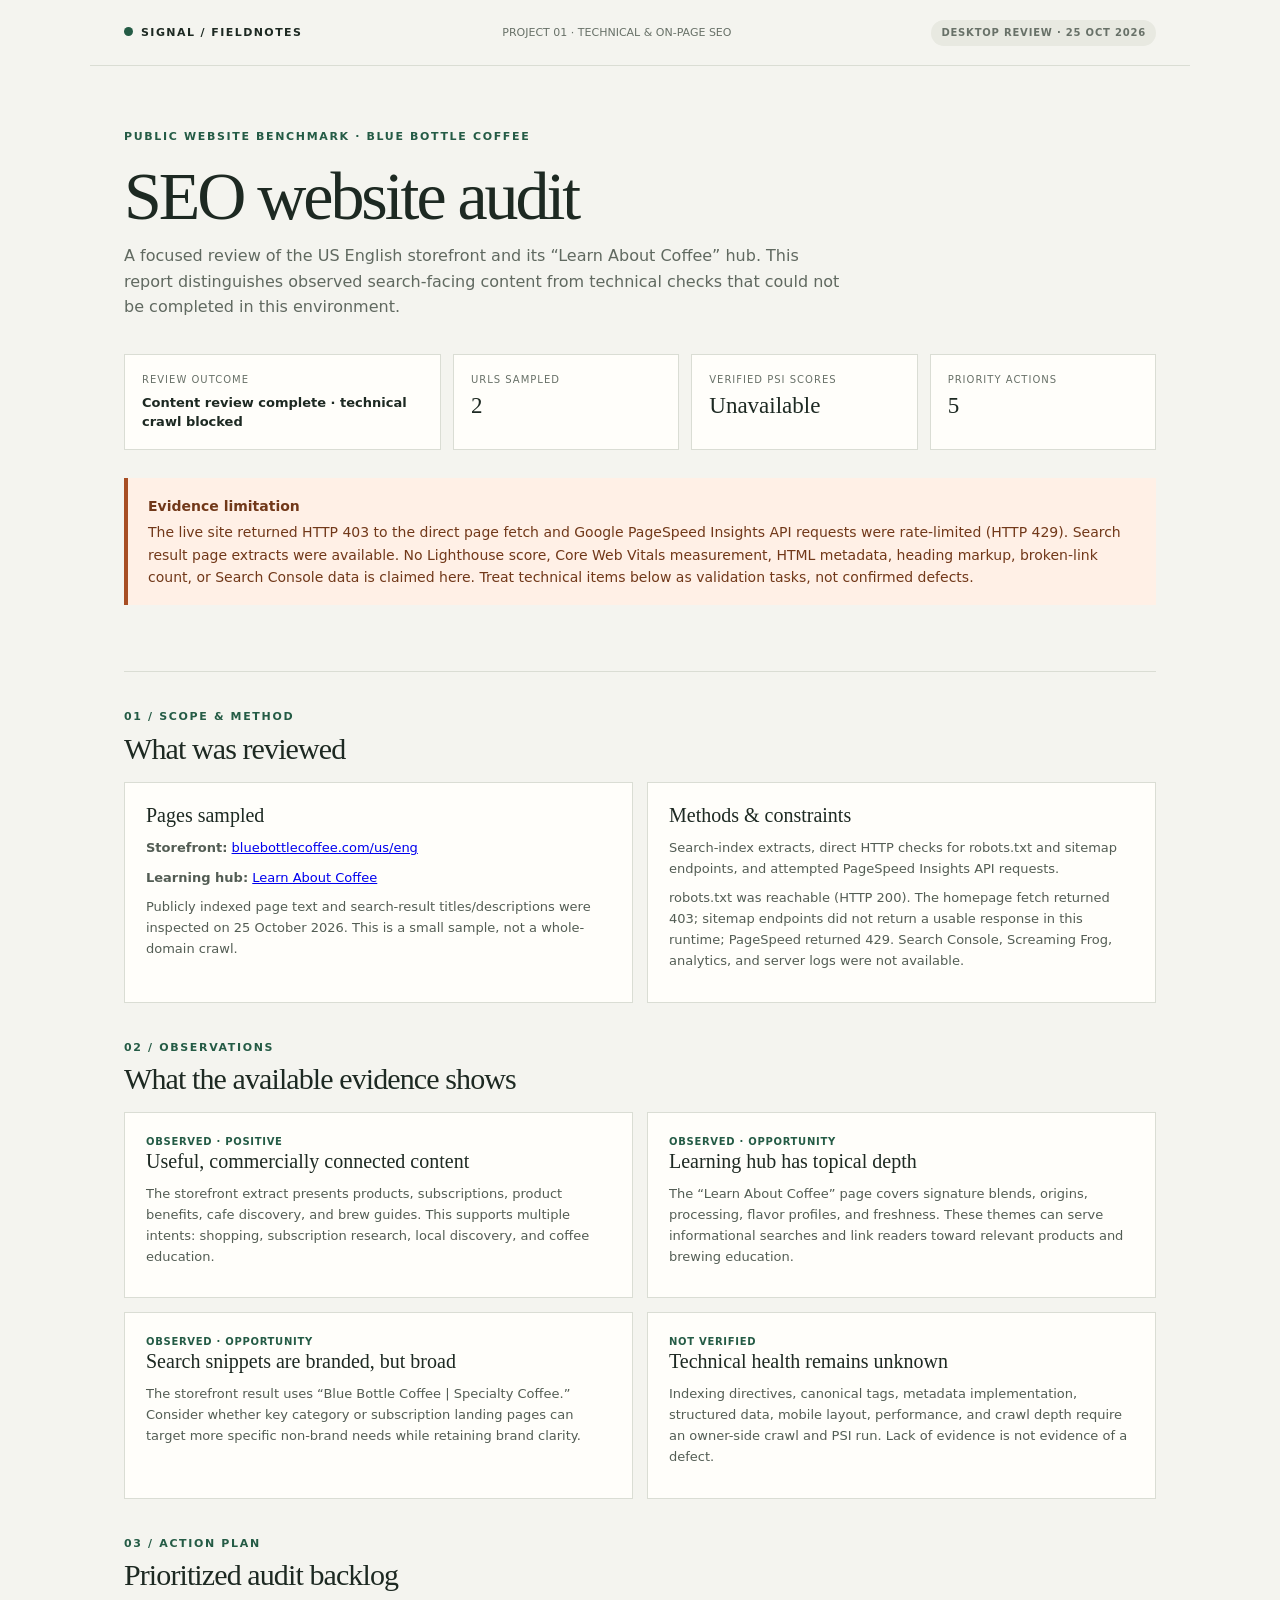
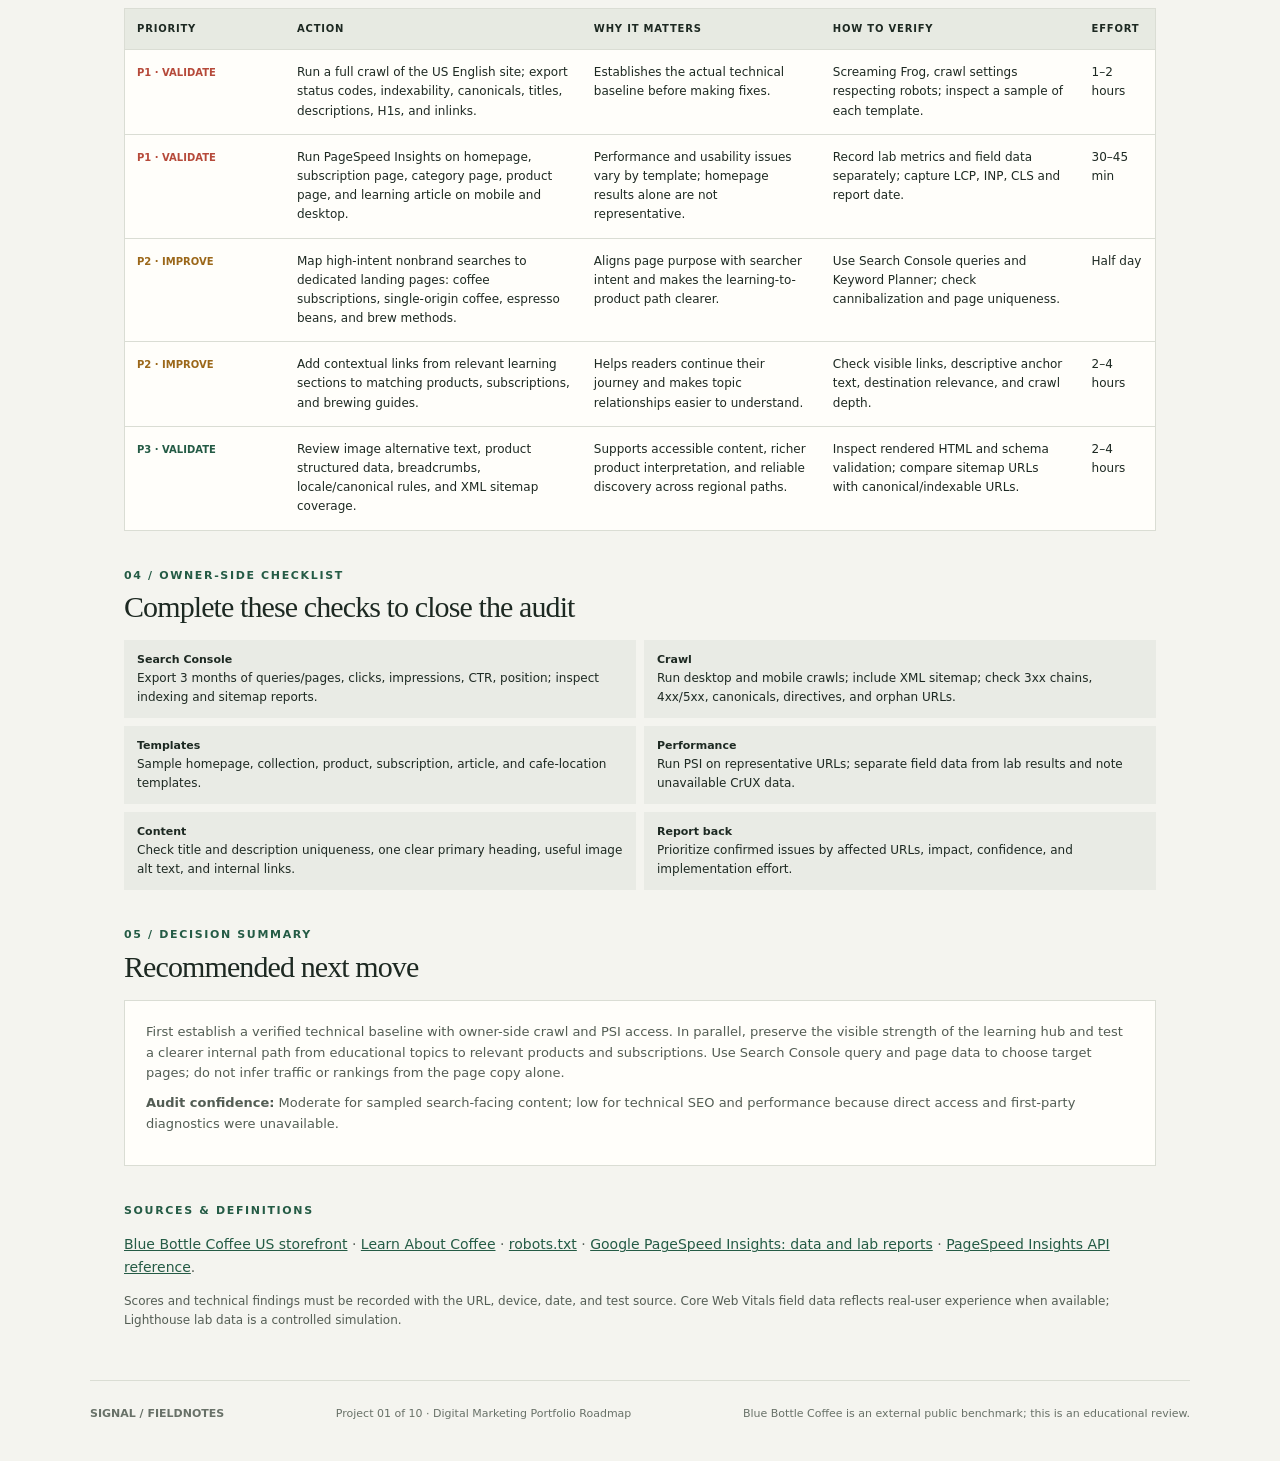
<file: digital-marketing/seo-website-audit.html>
<!doctype html><html lang="en"><head><meta charset="utf-8"><meta name="viewport" content="width=device-width,initial-scale=1"><title>SEO Website Audit — Blue Bottle Coffee</title><style>
:root{--ink:#1d2922;--green:#245b45;--paper:#f4f4ef;--white:#fffefa;--line:#daddd4;--muted:#687168;--orange:#a74e24;--yellow:#e9d780;--red:#b64a3a}*{box-sizing:border-box}body{margin:0;background:var(--paper);color:var(--ink);font:14px/1.6 Inter,system-ui,-apple-system,"Segoe UI",sans-serif}.wrap{max-width:1100px;margin:auto;padding:0 34px}.top{height:66px;display:flex;align-items:center;justify-content:space-between;border-bottom:1px solid var(--line);font-size:11px;color:var(--muted)}.brand{font-weight:800;letter-spacing:.13em;color:var(--ink)}.brand i{display:inline-block;width:9px;height:9px;border-radius:50%;background:var(--green);margin-right:8px}.pill{display:inline-block;background:#e8e9e1;padding:5px 10px;border-radius:20px;font-size:10px;letter-spacing:.08em;text-transform:uppercase;font-weight:700}.hero{padding:62px 0 38px;border-bottom:1px solid var(--line)}.kicker{font-size:11px;letter-spacing:.15em;text-transform:uppercase;font-weight:700;color:var(--green)}h1{font:normal clamp(38px,6vw,68px)/1.02 Georgia,serif;letter-spacing:-.045em;margin:16px 0 12px}.sub{max-width:720px;color:#606960;font-size:16px}.summary{display:grid;grid-template-columns:1.4fr repeat(3,1fr);gap:12px;margin:34px 0 0}.stat{background:var(--white);border:1px solid var(--line);padding:17px}.stat label{display:block;color:var(--muted);text-transform:uppercase;font-size:10px;letter-spacing:.1em}.stat b{display:block;font:normal 23px Georgia,serif;margin-top:5px}.stat:first-child b{font:700 13px/1.5 Inter,system-ui,sans-serif}.notice{margin:28px 0;padding:17px 20px;border-left:4px solid var(--orange);background:#fff0e6;color:#713819}.notice strong{display:block;margin-bottom:4px}.section{padding:36px 0 0}.section h2{font:normal 30px Georgia,serif;letter-spacing:-.03em;margin:6px 0 16px}.section p{color:#535d54}.grid{display:grid;grid-template-columns:1fr 1fr;gap:14px}.box{background:var(--white);border:1px solid var(--line);padding:21px}.box h3{font:normal 20px Georgia,serif;margin:0 0 11px}.box p{margin:0 0 9px;font-size:13px}.badge{font-size:10px;font-weight:700;letter-spacing:.07em;text-transform:uppercase;color:var(--green)}.table-wrap{overflow-x:auto;border:1px solid var(--line);background:var(--white)}table{border-collapse:collapse;width:100%;min-width:800px;font-size:12px}th{text-align:left;padding:12px;background:#e7eae2;text-transform:uppercase;letter-spacing:.08em;font-size:10px}td{padding:13px 12px;border-top:1px solid var(--line);vertical-align:top}td:first-child{font-weight:700;min-width:160px}.priority{white-space:nowrap;font-size:10px;font-weight:700;text-transform:uppercase}.p1{color:var(--red)}.p2{color:#9b6719}.p3{color:var(--green)}.small{font-size:12px;color:var(--muted)}ol{padding-left:21px}li{padding:4px 0}.check{display:grid;grid-template-columns:1fr 1fr;gap:8px}.item{padding:11px 13px;background:#e9ebe5;font-size:12px}.item b{display:block;font-size:11px}.source a{color:var(--green);text-decoration-thickness:1px}.footer{border-top:1px solid var(--line);margin-top:50px;padding:24px 0 38px;color:var(--muted);font-size:11px;display:flex;justify-content:space-between;gap:20px}@media(max-width:720px){.wrap{padding:0 18px}.summary{grid-template-columns:1fr 1fr}.grid,.check{grid-template-columns:1fr}.hero{padding-top:42px}.footer{display:block}.footer span{display:block;margin-top:8px}}
</style></head><body><header class="wrap top"><div class="brand"><i></i>SIGNAL / FIELDNOTES</div><div>PROJECT 01 · TECHNICAL & ON-PAGE SEO</div><span class="pill">Desktop review · 25 Oct 2026</span></header><main class="wrap">
<section class="hero"><div class="kicker">Public website benchmark · Blue Bottle Coffee</div><h1>SEO website audit</h1><div class="sub">A focused review of the US English storefront and its “Learn About Coffee” hub. This report distinguishes observed search-facing content from technical checks that could not be completed in this environment.</div><div class="summary"><div class="stat"><label>Review outcome</label><b>Content review complete · technical crawl blocked</b></div><div class="stat"><label>URLs sampled</label><b>2</b></div><div class="stat"><label>Verified PSI scores</label><b>Unavailable</b></div><div class="stat"><label>Priority actions</label><b>5</b></div></div>
<div class="notice"><strong>Evidence limitation</strong>The live site returned HTTP 403 to the direct page fetch and Google PageSpeed Insights API requests were rate-limited (HTTP 429). Search result page extracts were available. No Lighthouse score, Core Web Vitals measurement, HTML metadata, heading markup, broken-link count, or Search Console data is claimed here. Treat technical items below as validation tasks, not confirmed defects.</div></section>
<section class="section"><div class="kicker">01 / Scope & method</div><h2>What was reviewed</h2><div class="grid"><div class="box"><h3>Pages sampled</h3><p><b>Storefront:</b> <a href="https://bluebottlecoffee.com/us/eng">bluebottlecoffee.com/us/eng</a></p><p><b>Learning hub:</b> <a href="https://bluebottlecoffee.com/us/eng/learn-about-coffee">Learn About Coffee</a></p><p class="small">Publicly indexed page text and search-result titles/descriptions were inspected on 25 October 2026. This is a small sample, not a whole-domain crawl.</p></div><div class="box"><h3>Methods & constraints</h3><p>Search-index extracts, direct HTTP checks for robots.txt and sitemap endpoints, and attempted PageSpeed Insights API requests.</p><p class="small">robots.txt was reachable (HTTP 200). The homepage fetch returned 403; sitemap endpoints did not return a usable response in this runtime; PageSpeed returned 429. Search Console, Screaming Frog, analytics, and server logs were not available.</p></div></div></section>
<section class="section"><div class="kicker">02 / Observations</div><h2>What the available evidence shows</h2><div class="grid"><div class="box"><div class="badge">Observed · positive</div><h3>Useful, commercially connected content</h3><p>The storefront extract presents products, subscriptions, product benefits, cafe discovery, and brew guides. This supports multiple intents: shopping, subscription research, local discovery, and coffee education.</p></div><div class="box"><div class="badge">Observed · opportunity</div><h3>Learning hub has topical depth</h3><p>The “Learn About Coffee” page covers signature blends, origins, processing, flavor profiles, and freshness. These themes can serve informational searches and link readers toward relevant products and brewing education.</p></div><div class="box"><div class="badge">Observed · opportunity</div><h3>Search snippets are branded, but broad</h3><p>The storefront result uses “Blue Bottle Coffee | Specialty Coffee.” Consider whether key category or subscription landing pages can target more specific non-brand needs while retaining brand clarity.</p></div><div class="box"><div class="badge">Not verified</div><h3>Technical health remains unknown</h3><p>Indexing directives, canonical tags, metadata implementation, structured data, mobile layout, performance, and crawl depth require an owner-side crawl and PSI run. Lack of evidence is not evidence of a defect.</p></div></div></section>
<section class="section"><div class="kicker">03 / Action plan</div><h2>Prioritized audit backlog</h2><div class="table-wrap"><table><thead><tr><th>Priority</th><th>Action</th><th>Why it matters</th><th>How to verify</th><th>Effort</th></tr></thead><tbody>
<tr><td><span class="priority p1">P1 · validate</span></td><td>Run a full crawl of the US English site; export status codes, indexability, canonicals, titles, descriptions, H1s, and inlinks.</td><td>Establishes the actual technical baseline before making fixes.</td><td>Screaming Frog, crawl settings respecting robots; inspect a sample of each template.</td><td>1–2 hours</td></tr>
<tr><td><span class="priority p1">P1 · validate</span></td><td>Run PageSpeed Insights on homepage, subscription page, category page, product page, and learning article on mobile and desktop.</td><td>Performance and usability issues vary by template; homepage results alone are not representative.</td><td>Record lab metrics and field data separately; capture LCP, INP, CLS and report date.</td><td>30–45 min</td></tr>
<tr><td><span class="priority p2">P2 · improve</span></td><td>Map high-intent nonbrand searches to dedicated landing pages: coffee subscriptions, single-origin coffee, espresso beans, and brew methods.</td><td>Aligns page purpose with searcher intent and makes the learning-to-product path clearer.</td><td>Use Search Console queries and Keyword Planner; check cannibalization and page uniqueness.</td><td>Half day</td></tr>
<tr><td><span class="priority p2">P2 · improve</span></td><td>Add contextual links from relevant learning sections to matching products, subscriptions, and brewing guides.</td><td>Helps readers continue their journey and makes topic relationships easier to understand.</td><td>Check visible links, descriptive anchor text, destination relevance, and crawl depth.</td><td>2–4 hours</td></tr>
<tr><td><span class="priority p3">P3 · validate</span></td><td>Review image alternative text, product structured data, breadcrumbs, locale/canonical rules, and XML sitemap coverage.</td><td>Supports accessible content, richer product interpretation, and reliable discovery across regional paths.</td><td>Inspect rendered HTML and schema validation; compare sitemap URLs with canonical/indexable URLs.</td><td>2–4 hours</td></tr>
</tbody></table></div></section>
<section class="section"><div class="kicker">04 / Owner-side checklist</div><h2>Complete these checks to close the audit</h2><div class="check"><div class="item"><b>Search Console</b>Export 3 months of queries/pages, clicks, impressions, CTR, position; inspect indexing and sitemap reports.</div><div class="item"><b>Crawl</b>Run desktop and mobile crawls; include XML sitemap; check 3xx chains, 4xx/5xx, canonicals, directives, and orphan URLs.</div><div class="item"><b>Templates</b>Sample homepage, collection, product, subscription, article, and cafe-location templates.</div><div class="item"><b>Performance</b>Run PSI on representative URLs; separate field data from lab results and note unavailable CrUX data.</div><div class="item"><b>Content</b>Check title and description uniqueness, one clear primary heading, useful image alt text, and internal links.</div><div class="item"><b>Report back</b>Prioritize confirmed issues by affected URLs, impact, confidence, and implementation effort.</div></div></section>
<section class="section"><div class="kicker">05 / Decision summary</div><h2>Recommended next move</h2><div class="box"><p>First establish a verified technical baseline with owner-side crawl and PSI access. In parallel, preserve the visible strength of the learning hub and test a clearer internal path from educational topics to relevant products and subscriptions. Use Search Console query and page data to choose target pages; do not infer traffic or rankings from the page copy alone.</p><p class="small"><b>Audit confidence:</b> Moderate for sampled search-facing content; low for technical SEO and performance because direct access and first-party diagnostics were unavailable.</p></div></section>
<section class="section source"><div class="kicker">Sources & definitions</div><p><a href="https://bluebottlecoffee.com/us/eng">Blue Bottle Coffee US storefront</a> · <a href="https://bluebottlecoffee.com/us/eng/learn-about-coffee">Learn About Coffee</a> · <a href="https://bluebottlecoffee.com/robots.txt">robots.txt</a> · <a href="https://developers.google.com/speed/docs/insights/v5/about">Google PageSpeed Insights: data and lab reports</a> · <a href="https://developers.google.com/speed/docs/insights/rest">PageSpeed Insights API reference</a>.</p><p class="small">Scores and technical findings must be recorded with the URL, device, date, and test source. Core Web Vitals field data reflects real-user experience when available; Lighthouse lab data is a controlled simulation.</p></section>
</main><footer class="wrap footer"><b>SIGNAL / FIELDNOTES</b><span>Project 01 of 10 · Digital Marketing Portfolio Roadmap</span><span>Blue Bottle Coffee is an external public benchmark; this is an educational review.</span></footer></body></html>
</file>
<file: style.css>
:root{--paper:#f4f1e9;--ink:#20231f;--muted:#6b7067;--line:#d9d7cd;--green:#c8f169;--coral:#f17c63;--lilac:#c8b8ef;--mono:"DM Mono",monospace;--sans:"Manrope",Arial,sans-serif;--wrap:1120px}
*{box-sizing:border-box}html{scroll-behavior:smooth;scroll-padding-top:90px}body{margin:0;background:var(--paper);color:var(--ink);font-family:var(--sans);line-height:1.65;-webkit-font-smoothing:antialiased}a{color:inherit;text-decoration:none}a:focus-visible,button:focus-visible{outline:2px solid #526c20;outline-offset:4px}::selection{background:var(--green);color:var(--ink)}.mono{font-family:var(--mono);font-size:.68rem;letter-spacing:.08em}.page-wrap{width:min(var(--wrap),calc(100% - 72px));margin-inline:auto}.skip-link{position:absolute;top:-60px;left:18px;z-index:100;padding:10px 14px;background:var(--green)}.skip-link:focus{top:12px}
.site-header{position:sticky;top:0;z-index:20;background:rgba(244,241,233,.92);backdrop-filter:blur(14px);border-bottom:1px solid var(--line)}.nav-wrap{width:min(var(--wrap),calc(100% - 72px));min-height:76px;margin:auto;display:flex;align-items:center;justify-content:space-between;gap:28px}.wordmark{font-size:1.15rem;font-weight:800;letter-spacing:-.09em}.wordmark span{color:#718d30}.main-nav{display:flex;gap:32px}.main-nav a,.availability{font-size:.78rem;font-weight:700}.main-nav a{color:var(--muted)}.main-nav a:hover,.footer-inner a:hover{color:#6a842d}.availability{display:flex;align-items:center;gap:9px;padding:9px 12px;border:1px solid var(--line);border-radius:99px;white-space:nowrap}.availability span,.note-dot{width:7px;height:7px;border-radius:50%;background:#789e31}.menu-toggle{display:none}
.hero{padding-top:47px}.hero-kicker{display:flex;align-items:center;gap:15px;color:var(--muted)}.kicker-line{height:1px;flex:1;background:var(--line)}.hero-grid{display:grid;grid-template-columns:1.08fr .92fr;gap:45px;align-items:center;padding:45px 0 55px}.hero h1{font-size:clamp(4.5rem,10vw,8.5rem);line-height:.91;letter-spacing:-.105em;margin:0;font-weight:800}.serif-accent{font-family:Georgia,"Times New Roman",serif;font-weight:400;font-style:italic;letter-spacing:-.075em}.period{color:#7b9639}.hero-intro{max-width:470px;margin:30px 0 0;color:#575d53;font-size:1.05rem;line-height:1.9}.hero-actions{display:flex;align-items:center;gap:26px;margin-top:29px}.button{display:inline-flex;align-items:center;justify-content:center;gap:22px;padding:14px 19px;border-radius:3px;font-size:.8rem;font-weight:800;transition:transform .2s,background .2s}.button:hover{transform:translateY(-3px)}.button-dark{background:var(--ink);color:var(--paper)}.button-dark:hover{background:#41473b}.underlined-link{display:inline-flex;align-items:center;gap:11px;font-size:.8rem;font-weight:800;border-bottom:1px solid #9b9d91;padding-bottom:5px}.underlined-link:hover{border-color:#708d2e}.hero-footnote{display:flex;flex-wrap:wrap;gap:14px;margin-top:53px;padding-top:16px;border-top:1px solid var(--line);font-size:.72rem;color:var(--muted)}.hero-footnote .mono{font-size:.61rem;color:#777b70}
.hero-visual{position:relative;min-height:450px;display:grid;place-items:center;overflow:hidden;background:#e7e3d8;border:1px solid #d5d1c5}.visual-label{position:absolute;top:19px;left:20px;color:#777a70}.orbit{position:absolute;border:1px solid #c6c3b7;border-radius:50%;width:76%;aspect-ratio:1}.orbit-a{transform:rotate(32deg) scaleY(.7)}.orbit-b{transform:rotate(-35deg) scaleY(.8);width:94%;border-color:#d2cfc4}.visual-core{position:relative;width:180px;height:180px;border-radius:50%;background:var(--green);display:flex;align-items:center;justify-content:center;gap:10px;box-shadow:0 12px 40px #b7c77d55}.core-bb{font-size:2.2rem;font-weight:800;letter-spacing:-.1em}.core-bb span{color:#728b35}.core-bracket{font-family:var(--mono);font-size:1.7rem;color:#697f31}.floating-note{position:absolute;display:flex;flex-direction:column;gap:5px;padding:14px 17px;background:#fffdf7;border:1px solid #d8d6cb;box-shadow:0 9px 24px #3331}.floating-note .mono{font-size:.58rem;color:#777a70}.floating-note strong{font-size:.78rem}.note-top{top:80px;right:7%}.note-top .note-dot{position:absolute;top:17px;left:-4px}.note-bottom{bottom:55px;left:6%}.note-small{font-size:.66rem;color:var(--muted)}.visual-cross{position:absolute;color:#777e58}.cross-one{top:25%;left:13%;font-size:1.5rem}.cross-two{right:14%;bottom:23%;font-size:2rem}.hero-bottom{display:flex;align-items:center;gap:14px;border-top:1px solid var(--line);padding:13px 0 18px;color:var(--muted)}.hero-bottom .mono{font-size:.59rem}.scroll-rule{height:1px;width:54px;background:#a9ab9e}
.section-pad{padding:105px 0;border-top:1px solid var(--line)}.section-head{display:flex;justify-content:space-between;align-items:end;gap:40px;margin-bottom:42px}.section-index{margin:0 0 22px;color:#718b36}.section-head h2,.about-grid h2,.stack-grid h2,.contact-box h2{font-size:clamp(2.8rem,6vw,5.1rem);letter-spacing:-.085em;line-height:1.02;margin:0;font-weight:800}.section-summary{max-width:330px;color:var(--muted);font-size:.88rem;line-height:1.9;margin:0 0 5px}
.project-grid{display:grid;grid-template-columns:1fr 1fr;gap:22px}.project-card{min-width:0}.project-large{grid-column:1/-1;display:grid;grid-template-columns:1.05fr .95fr;border-bottom:1px solid var(--line);padding-bottom:22px;gap:0 38px}.project-visual{min-height:290px;position:relative;display:flex;align-items:center;justify-content:center;overflow:hidden;padding:26px;transition:filter .2s}.project-visual:hover{filter:saturate(1.1)}.file-visual{background:#dce7c6}.farm-visual{background:#d8e4df}.apply-visual{background:#e8dff0}.project-large .project-visual{min-height:385px}.mock-window{width:100%;max-width:430px;background:#fffef9;border:1px solid #c5c9b9;box-shadow:0 18px 45px #52604420;transform:rotate(-2deg)}.mock-top{height:30px;border-bottom:1px solid #e4e4db;display:flex;align-items:center;gap:5px;padding:0 10px}.mock-top>span:not(.mock-title){width:6px;height:6px;border-radius:50%;background:#c9cec0}.mock-title{font:9px var(--mono);color:#7b8174;margin-left:8px}.mock-body{display:flex;min-height:205px}.mock-sidebar{width:45px;display:flex;flex-direction:column;align-items:center;gap:18px;padding:13px 0;border-right:1px solid #e4e4db;color:#526c2d}.mock-sidebar b{font-size:11px}.mock-sidebar i{width:13px;height:13px;border-radius:3px;background:#e9ecdf}.mock-content{padding:16px 13px;flex:1;min-width:0}.mock-heading{display:flex;justify-content:space-between;gap:8px;font-size:12px;font-weight:800;margin-bottom:12px}.mock-heading span{background:#bfe76d;padding:5px 7px;font-size:8px}.mock-files>div{display:grid;grid-template-columns:25px 1fr auto;gap:7px;align-items:center;padding:9px 0;border-top:1px solid #efeee7}.mock-files b{font-size:9px;overflow:hidden;text-overflow:ellipsis;white-space:nowrap}.mock-files small{font-size:8px;color:#85897f}.file-icon{display:grid;place-items:center;width:23px;height:25px;border-radius:4px}.mint{background:#e2edc8;color:#637e34}.coral{background:#f8d9ce;color:#b55c49}.lilac{background:#e5dbf5;color:#7e68a5}.visual-open{position:absolute;bottom:14px;right:16px;background:#fffdf5;padding:7px 10px;font-size:.65rem;font-weight:800}.project-info{padding:22px 0 0}.project-large .project-info{padding-top:8px;align-self:center}.project-meta{display:flex;flex-wrap:wrap;justify-content:space-between;gap:10px;color:#777c70;font-size:.58rem}.project-meta span:first-child{color:#718b36}.project-info h3{font-size:1.7rem;letter-spacing:-.06em;margin:17px 0 8px}.project-info p{color:var(--muted);font-size:.83rem;line-height:1.9;margin:0}.project-bottom{display:flex;flex-wrap:wrap;align-items:center;justify-content:space-between;gap:14px;margin-top:22px}.tag-row{display:flex;flex-wrap:wrap;gap:6px}.tag-row span{font: .6rem var(--mono);padding:6px 8px;border:1px solid var(--line);color:#555b50}.arrow-link{font-size:.72rem;font-weight:800;white-space:nowrap}.arrow-link:hover{color:#718b36}
.farm-dashboard{width:100%;max-width:390px;background:#f7f8f1;padding:18px;border:1px solid #c6d3c7;box-shadow:0 18px 45px #52604418;transform:rotate(1deg)}.farm-head{display:flex;justify-content:space-between;gap:8px;font:8px var(--mono);color:#788477}.live-pill{background:#dbe9ce;padding:4px 6px;color:#55743b}.farm-title{font-size:18px;font-weight:800;display:flex;justify-content:space-between;margin:12px 0}.sensor-grid{display:grid;grid-template-columns:1fr 1fr;gap:8px}.sensor-grid>div{background:#fff;padding:11px;border:1px solid #e3e8dd}.sensor-grid small{display:block;font:7px var(--mono);color:#7a8679}.sensor-grid strong{font-size:19px;display:block;margin:4px 0}.sensor-grid strong span{font-size:10px;color:#798578}.meter{height:3px;background:#e8ece4}.meter i{display:block;height:100%;background:#7caa67}.farm-status{margin-top:12px;padding:9px;background:#e7f0df;font-size:8px;color:#537349}.farm-status span{display:inline-block;width:5px;height:5px;border-radius:50%;background:#6b9a51;margin-right:5px}.apply-board{width:100%;max-width:390px;padding:18px;background:#fffdf9;border:1px solid #d7cde4;box-shadow:0 18px 45px #4f3c6420;transform:rotate(-1deg)}.apply-top{display:flex;justify-content:space-between;align-items:center;padding-bottom:14px;border-bottom:1px solid #eee9f0;font-weight:800;font-size:12px}.apply-top .mono{font-size:7px;color:#8a8192}.apply-stats{display:grid;grid-template-columns:repeat(3,1fr);gap:7px;margin:13px 0}.apply-stats>div{padding:9px;background:#f5f1f7}.apply-stats small{display:block;font:6px var(--mono);color:#8a8192}.apply-stats strong{font-size:19px}.apply-row{display:grid;grid-template-columns:27px 1fr auto;align-items:center;gap:8px;padding:9px 0;border-top:1px solid #eee9f0}.company-dot{display:grid;place-items:center;width:25px;height:25px;background:#d9e9be;border-radius:50%;font-size:9px;font-weight:800}.coral-dot{background:#f8d6cb}.lilac-dot{background:#e5d8f2}.apply-row b,.apply-row small{display:block}.apply-row b{font-size:8px}.apply-row small{font-size:7px;color:#8a8192}.apply-row em{font-style:normal;font-size:7px;padding:4px 6px;background:#dce9ce;color:#4f7134}.apply-row .status-applied{background:#f8e3c4;color:#8b692e}.apply-row .status-review{background:#e8def4;color:#7c629a}
.all-work{display:flex;justify-content:space-between;align-items:center;gap:20px;margin-top:30px;padding-top:22px;border-top:1px solid var(--line);color:var(--muted)}.all-work>.mono{font-size:.61rem}
.about-section{background:#eae7dd}.about-grid,.stack-grid{display:grid;grid-template-columns:1fr 1fr;gap:clamp(40px,8vw,120px)}.about-grid h2,.stack-grid h2{font-size:clamp(2.7rem,5vw,4.4rem)}.about-copy{padding-top:8px}.about-lead{font-size:1.15rem;line-height:1.8;margin:0 0 17px}.about-copy>p:not(.about-lead){color:var(--muted);font-size:.86rem;line-height:1.95}.principles{display:grid;grid-template-columns:repeat(3,1fr);gap:15px;margin-top:34px}.principles>div{border-top:1px solid #c9c7bc;padding-top:12px}.principles .mono{color:#718b36;font-size:.61rem}.principles b{display:block;font-size:.76rem;margin-top:10px}.principles p{font-size:.71rem;line-height:1.75;color:var(--muted);margin:7px 0 0}
.stack-grid{align-items:start}.stack-grid .section-summary{margin-top:24px}.stack-list{border-top:1px solid var(--line)}.stack-row{display:grid;grid-template-columns:35px 1fr 20px;gap:15px;align-items:start;padding:23px 0;border-bottom:1px solid var(--line)}.stack-row>.mono{color:#718b36;padding-top:4px}.stack-row h3{font-size:1rem;margin:0 0 7px}.stack-row p{color:var(--muted);font-size:.8rem;line-height:1.9;margin:0}.stack-symbol{color:#829b4a}
.experience-section{background:#eae7dd}.timeline{border-top:1px solid #ceccc1}.timeline-item{display:grid;grid-template-columns:155px 1fr 130px;gap:25px;padding:27px 0;border-bottom:1px solid #ceccc1}.timeline-date{color:#718b36;font-size:.62rem;padding-top:5px}.timeline-item h3{font-size:1.04rem;margin:0}.timeline-org{font-size:.77rem;color:#555d50;margin:4px 0 10px}.timeline-item div:nth-child(2)>p:last-child{max-width:620px;color:var(--muted);font-size:.82rem;line-height:1.85;margin:0}.timeline-kind{font-size:.65rem;color:#777b70;text-align:right;padding-top:4px}.education-note{display:flex;gap:30px;align-items:center;margin:0;padding:20px 0 0;font-size:.78rem}.education-note .mono{color:#718b36;font-size:.61rem}
.contact-section{border-top:1px solid var(--line)}.contact-box{background:var(--green);padding:clamp(28px,6vw,70px)}.contact-top{display:flex;justify-content:space-between;align-items:center}.contact-top .section-index{color:#4c6327}.contact-star{font-size:2.5rem}.contact-box h2{font-size:clamp(3rem,7vw,6rem)}.contact-bottom{display:flex;align-items:end;justify-content:space-between;gap:35px;margin-top:28px}.contact-bottom>p{max-width:370px;margin:0;color:#4d5b3d;font-size:.87rem;line-height:1.9}.contact-actions{display:flex;flex-wrap:wrap;align-items:center;gap:22px}.contact-box .button-dark{background:#20231f;color:white}.contact-box .underlined-link{border-color:#81984e}
.site-footer{border-top:1px solid var(--line)}.footer-inner{display:flex;align-items:center;justify-content:space-between;gap:20px;padding:23px 0}.footer-inner p{font-size:.69rem;color:var(--muted);margin:0}.footer-inner>div{display:flex;gap:22px}.footer-inner>div a{font-size:.7rem;font-weight:700}
@media(max-width:850px){.page-wrap,.nav-wrap{width:calc(100% - 48px)}.hero-grid{grid-template-columns:1fr;gap:30px;padding-top:38px}.hero-copy{max-width:650px}.hero h1{font-size:clamp(5rem,14vw,8rem)}.hero-visual{min-height:390px}.project-large{grid-template-columns:1fr;gap:20px}.project-large .project-visual{min-height:340px}.project-large .project-info{padding-top:0}.about-grid,.stack-grid{grid-template-columns:1fr;gap:34px}.about-grid h2 br,.stack-grid h2 br{display:none}.timeline-item{grid-template-columns:130px 1fr}.timeline-kind{grid-column:2;text-align:left}.contact-bottom{align-items:flex-start;flex-direction:column}.contact-actions{margin-top:0}}
@media(max-width:600px){html{scroll-padding-top:78px}.page-wrap,.nav-wrap{width:calc(100% - 34px)}.nav-wrap{min-height:65px;display:grid;grid-template-columns:1fr auto auto;gap:12px}.menu-toggle{display:flex;align-items:center;gap:7px;border:1px solid var(--line);background:transparent;padding:8px 10px;font:700 .7rem var(--sans)}.menu-toggle span{font-size:1rem}.main-nav{display:none;position:absolute;top:64px;left:0;right:0;padding:14px 17px 18px;background:var(--paper);border-bottom:1px solid var(--line);flex-direction:column;gap:0}.main-nav.is-open{display:flex}.main-nav a{padding:12px 0;border-bottom:1px solid var(--line)}.main-nav a:last-child{border-bottom:0}.availability{font-size:0;width:29px;height:29px;justify-content:center;padding:0}.availability span{width:8px;height:8px}.hero{padding-top:32px}.hero-kicker{gap:9px}.hero-kicker .mono{font-size:.53rem}.hero-grid{padding:36px 0 38px;gap:25px}.hero h1{font-size:clamp(4.1rem,18vw,6rem)}.hero-intro{font-size:.94rem;margin-top:23px}.hero-actions{gap:17px;flex-wrap:wrap}.button{padding:13px 14px;font-size:.72rem}.underlined-link{font-size:.72rem}.hero-footnote{margin-top:35px;gap:8px}.hero-footnote .mono{font-size:.53rem}.hero-footnote>span:last-child{font-size:.67rem}.hero-visual{min-height:320px}.visual-core{width:135px;height:135px}.core-bb{font-size:1.8rem}.note-top{top:60px;right:4%}.note-bottom{bottom:36px;left:4%}.floating-note{padding:10px 12px}.floating-note strong{font-size:.69rem}.floating-note .mono{font-size:.51rem}.visual-label{font-size:.57rem}.hero-bottom .mono{font-size:.5rem}.section-pad{padding:72px 0}.section-head{display:block;margin-bottom:28px}.section-head h2,.about-grid h2,.stack-grid h2{font-size:clamp(2.7rem,12vw,4rem)}.section-summary{margin-top:20px;font-size:.82rem}.project-grid{grid-template-columns:1fr;gap:32px}.project-large{grid-column:auto;padding-bottom:25px}.project-large .project-visual,.project-visual{min-height:270px;padding:15px}.mock-body{min-height:185px}.mock-content{padding:13px 9px}.mock-files b{font-size:8px}.farm-dashboard,.apply-board{padding:13px}.project-info h3{font-size:1.5rem}.project-bottom{align-items:flex-start}.all-work{align-items:flex-start;flex-direction:column}.all-work>.mono{font-size:.54rem}.principles{grid-template-columns:1fr;gap:12px}.principles>div{display:grid;grid-template-columns:28px 1fr;gap:0 9px}.principles .mono{grid-row:span 2}.principles b{margin-top:0}.principles p{grid-column:2}.stack-row{grid-template-columns:25px 1fr 14px;gap:10px}.timeline-item{grid-template-columns:1fr;gap:7px;padding:22px 0}.timeline-kind{grid-column:1}.timeline-date{font-size:.57rem}.education-note{align-items:flex-start;flex-direction:column;gap:6px}.contact-box{padding:27px 20px}.contact-box h2{font-size:clamp(2.8rem,13vw,4.6rem)}.contact-bottom{gap:24px}.contact-actions{gap:16px}.footer-inner{display:grid;grid-template-columns:1fr auto;gap:12px}.footer-inner p{grid-column:1/-1;grid-row:2}.footer-inner>div{gap:13px}.footer-inner>div a{font-size:.64rem}}
@media(prefers-reduced-motion:reduce){html{scroll-behavior:auto}*,*::before,*::after{transition:none!important;animation:none!important}}

.collection-grid{display:grid;grid-template-columns:repeat(3,minmax(0,1fr));gap:18px;margin-top:42px}.collection-card{min-height:290px;display:flex;flex-direction:column;padding:25px 24px 21px;border:1px solid var(--line);background:rgba(255,255,255,.42);color:var(--ink);transition:transform .2s,border-color .2s,background .2s,box-shadow .2s}.collection-card:hover,.collection-card:focus-visible{transform:translateY(-4px);border-color:#82994d;background:#fffefa;box-shadow:0 16px 40px #20231f12;outline:none}.collection-card-top{display:flex;align-items:center;justify-content:space-between;color:#718b36;font-size:.64rem;letter-spacing:.1em}.collection-arrow{font-size:1.35rem;color:var(--ink)}.collection-card h3{margin:34px 0 8px;font-size:1.45rem;letter-spacing:-.045em}.collection-card>p{margin:0;color:var(--muted);font-size:.83rem;line-height:1.8}.collection-card-bottom{display:flex;align-items:center;justify-content:space-between;gap:10px;flex-wrap:wrap;margin-top:auto;padding-top:26px}.collection-skills{color:#77796f;font:500 .56rem var(--mono);letter-spacing:.06em}.collection-link{font-size:.72rem;font-weight:800}.collection-card:focus-visible{outline:3px solid var(--coral);outline-offset:3px}@media(max-width:850px){.collection-grid{grid-template-columns:repeat(2,minmax(0,1fr))}.collection-card:last-child{grid-column:1/-1}}@media(max-width:600px){.collection-grid{grid-template-columns:1fr;gap:13px;margin-top:28px}.collection-card{min-height:250px;padding:22px}.collection-card:last-child{grid-column:auto}.collection-card h3{margin-top:26px}.collection-card-bottom{padding-top:21px}}
/* Data analytics case studies */
.data-grid{display:grid;grid-template-columns:repeat(3,minmax(0,1fr));gap:16px}.data-card{min-width:0;min-height:295px;padding:21px 22px 18px;border:1px solid var(--line);background:#eeece2;display:flex;flex-direction:column;transition:transform .2s,border-color .2s}.data-card:hover{transform:translateY(-4px);border-color:#9aa57b}.data-card.data-warm{background:#f1e7da}.data-card.data-cool{background:#e4e9e3}.data-card-top{display:flex;justify-content:space-between;align-items:center;gap:8px}.data-card-top .mono{font-size:.55rem;color:#718b36}.data-kind{font: .52rem var(--mono);letter-spacing:.04em;padding:5px 7px;border:1px solid #c9c9bc;color:#56624d;white-space:nowrap}.data-kind.synthetic{background:#f5dbcd;border-color:#e4b49c;color:#854d39}.data-card h3{font-size:1.28rem;line-height:1.2;letter-spacing:-.045em;margin:21px 0 9px}.data-card>p{font-size:.76rem;line-height:1.75;color:var(--muted);margin:0}.data-stat{margin-top:17px;font-size:1.14rem;font-weight:800;letter-spacing:-.04em}.data-stat span{display:block;font-size:.62rem;line-height:1.5;font-weight:500;letter-spacing:0;color:var(--muted)}.data-card-bottom{display:flex;align-items:end;justify-content:space-between;gap:8px;margin-top:auto;padding-top:16px}.data-tags{display:flex;flex-wrap:wrap;gap:5px}.data-tags span{font: .52rem var(--mono);padding:5px 6px;border:1px solid #d0d0c6;color:#60655c}.data-card-bottom>a{font-size:.65rem;font-weight:800;white-space:nowrap;color:#556d2a}.data-card-bottom>a:hover{color:#262b20}.data-note{margin:22px 0 0;border-left:2px solid #8aa14e;padding:10px 14px;color:var(--muted);font-size:.72rem;line-height:1.8}
@media(max-width:980px){.data-grid{grid-template-columns:repeat(2,minmax(0,1fr))}}
@media(max-width:540px){.data-grid{grid-template-columns:1fr}.data-card{min-height:270px}}

.palette-visual{background:#e4e0d6}
.palette-mockup{width:100%;max-width:390px;padding:19px 20px 15px;background:#19181e;border:1px solid #35323f;box-shadow:0 18px 45px #342b4a25;transform:rotate(-1deg);color:#f4f1fa}
.palette-preview-top{display:flex;justify-content:space-between;align-items:center;padding-bottom:11px;border-bottom:1px solid #34323a;color:#aaa6b5;font:8px var(--mono);letter-spacing:.8px}
.palette-preview-top b{color:#bdff72;font-size:16px}
.palette-preview-title{margin:17px 0 14px;font:700 25px/1.06 var(--display);letter-spacing:-1.2px}
.palette-preview-swatches{display:flex;gap:5px}
.palette-preview-swatches i{height:43px;flex:1;border-radius:3px}
.palette-color-1{background:#1c1a22}.palette-color-2{background:#f2eff8}.palette-color-3{background:#9b8cff}.palette-color-4{background:#bdff72}.palette-color-5{background:#ff937c}
.palette-preview-bottom{display:flex;justify-content:space-between;margin-top:13px;color:#888490;font:7px var(--mono);letter-spacing:.7px}
.palette-preview-bottom b{color:#bdff72;font-weight:500}

.fresh-visual{background:#dfe9d7}
.fresh-preview{width:100%;max-width:410px;padding:18px 20px;background:#f9f8f1;border:1px solid #d4dccc;box-shadow:0 18px 45px #52604420;transform:rotate(-1deg)}
.fresh-preview-heading{display:flex;justify-content:space-between;align-items:center;gap:8px;padding-bottom:10px;border-bottom:1px solid #dfe4d8;color:#667255;font-size:.55rem}
.fresh-preview-heading b{font-size:.55rem}
.fresh-preview-content{display:grid;grid-template-columns:1fr 105px;align-items:center;min-height:155px;gap:12px}
.fresh-preview-copy small{display:block;color:#7a8b59;font-size:.56rem;letter-spacing:.08em}
.fresh-preview-copy strong{display:block;margin-top:10px;font:800 1.5rem/1.05 var(--sans);letter-spacing:-.06em;color:#263025}
.fresh-preview-copy span{display:inline-block;margin-top:14px;border:1px solid #d8e0ce;padding:6px 8px;font-size:.62rem}
.fresh-preview-bowl{display:grid;place-items:center;width:98px;height:98px;border-radius:50%;background:#d7e5c1;font-size:3.1rem}
.fresh-preview-items{display:flex;gap:7px;flex-wrap:wrap}
.fresh-preview-items span{background:#eef0e7;padding:5px 8px;color:#58644a;font-size:.6rem}
@media(max-width:600px){.fresh-preview{padding:14px 12px}.fresh-preview-content{grid-template-columns:1fr 82px;min-height:135px;gap:8px}.fresh-preview-bowl{width:76px;height:76px;font-size:2.4rem}.fresh-preview-copy strong{font-size:1.2rem}.fresh-preview-items{gap:5px}.fresh-preview-items span{font-size:.52rem}}
</file>
